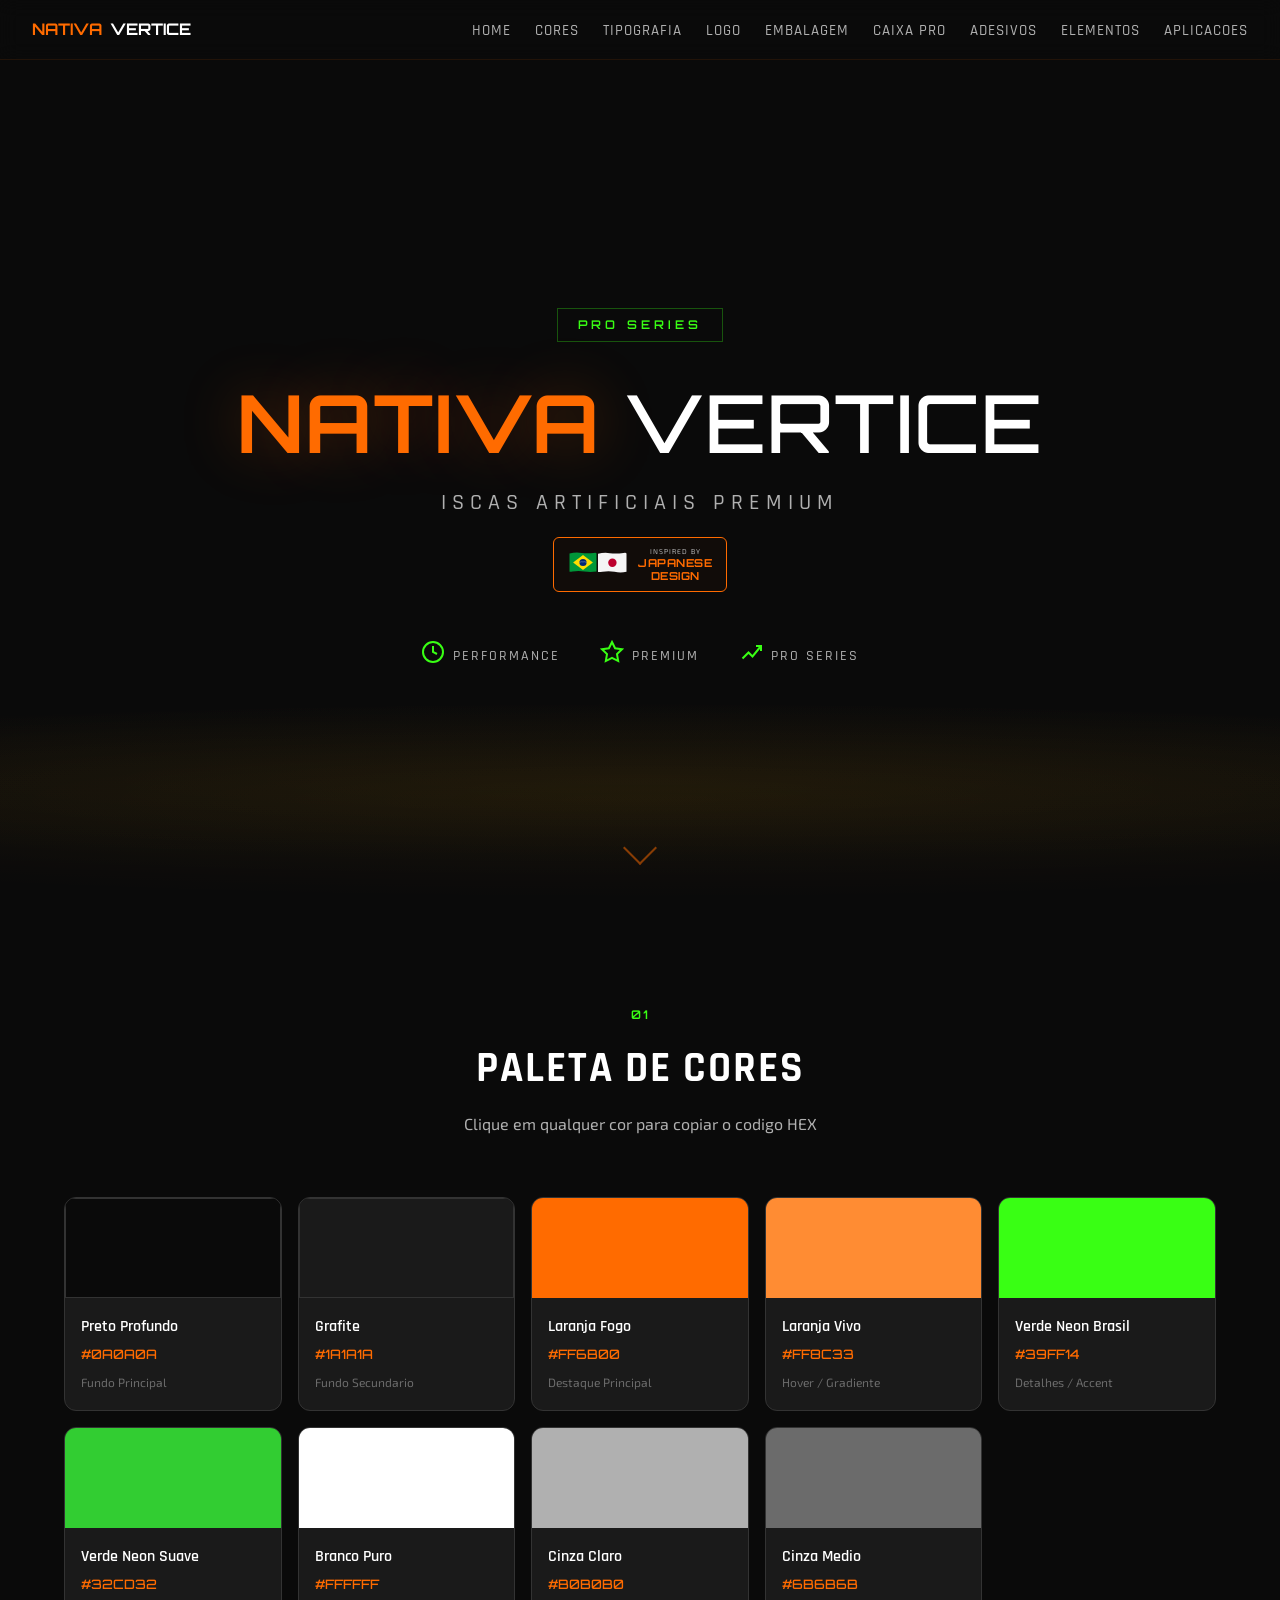
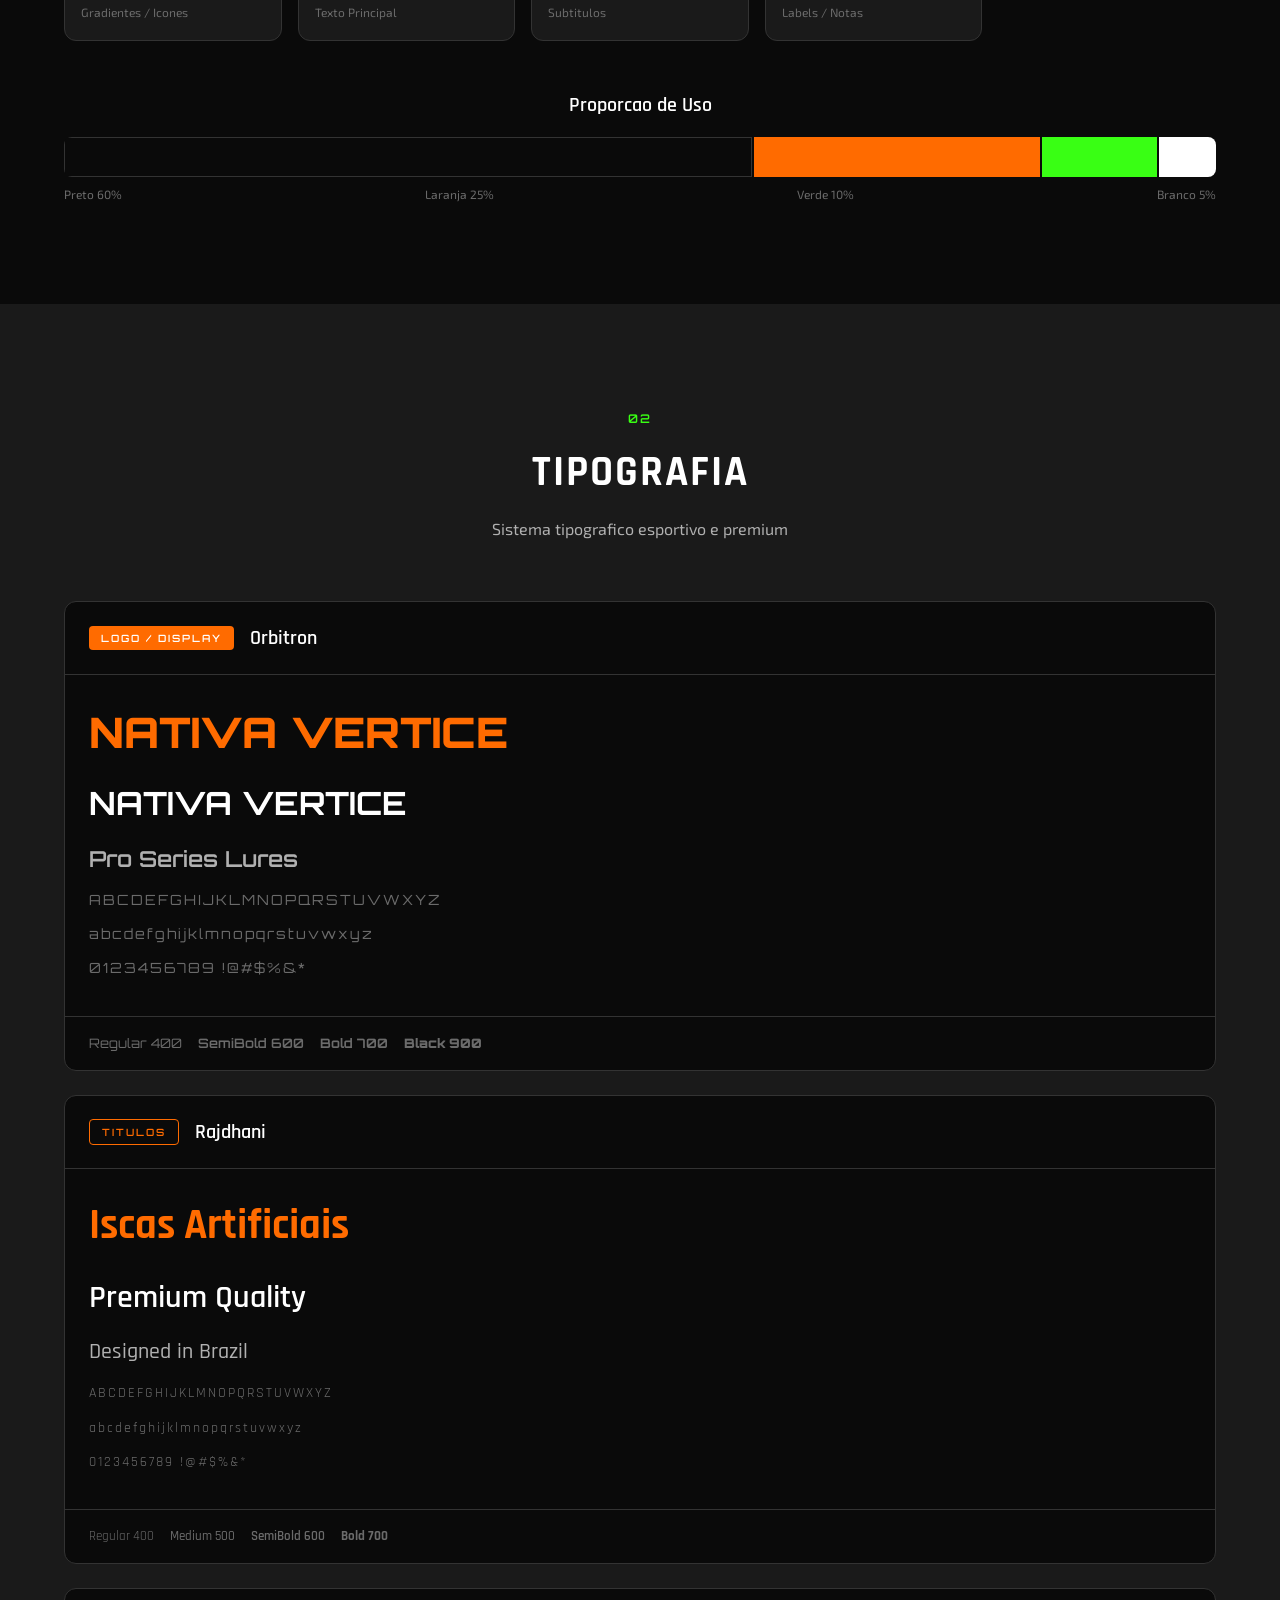
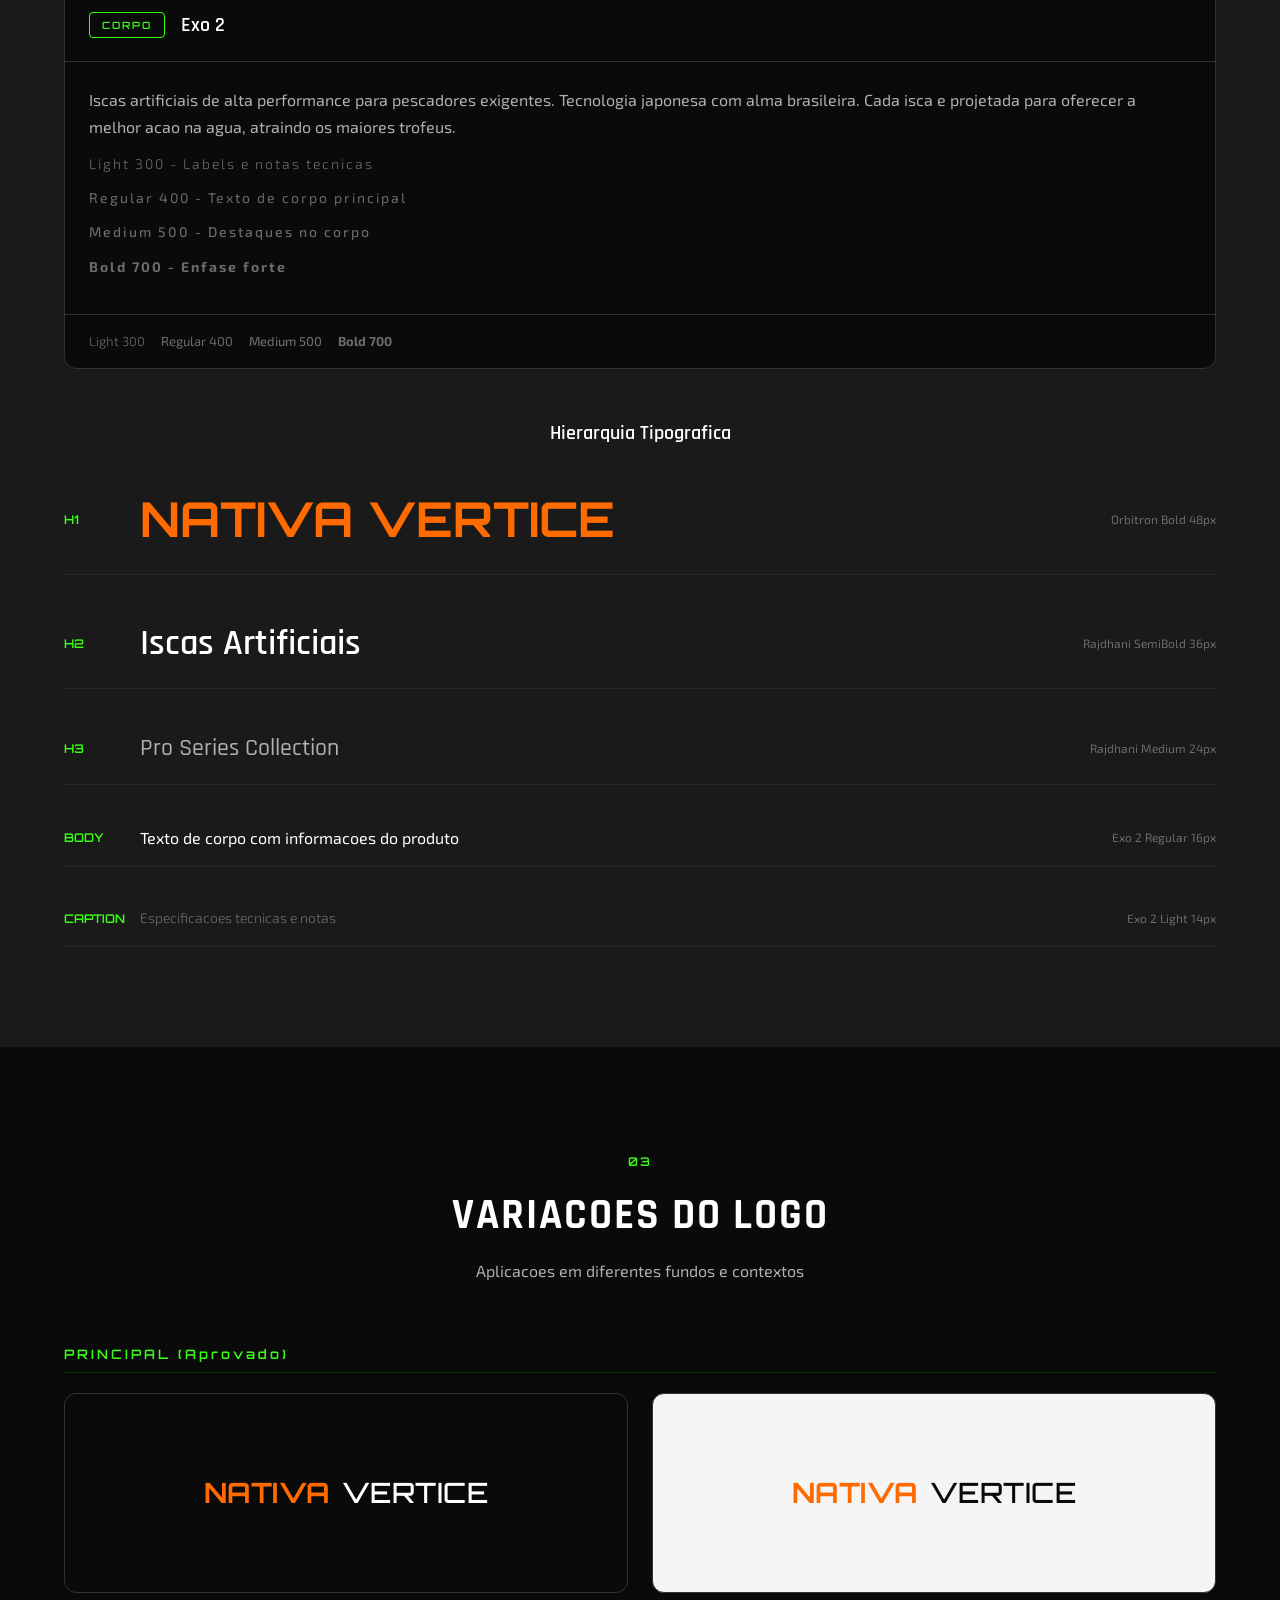
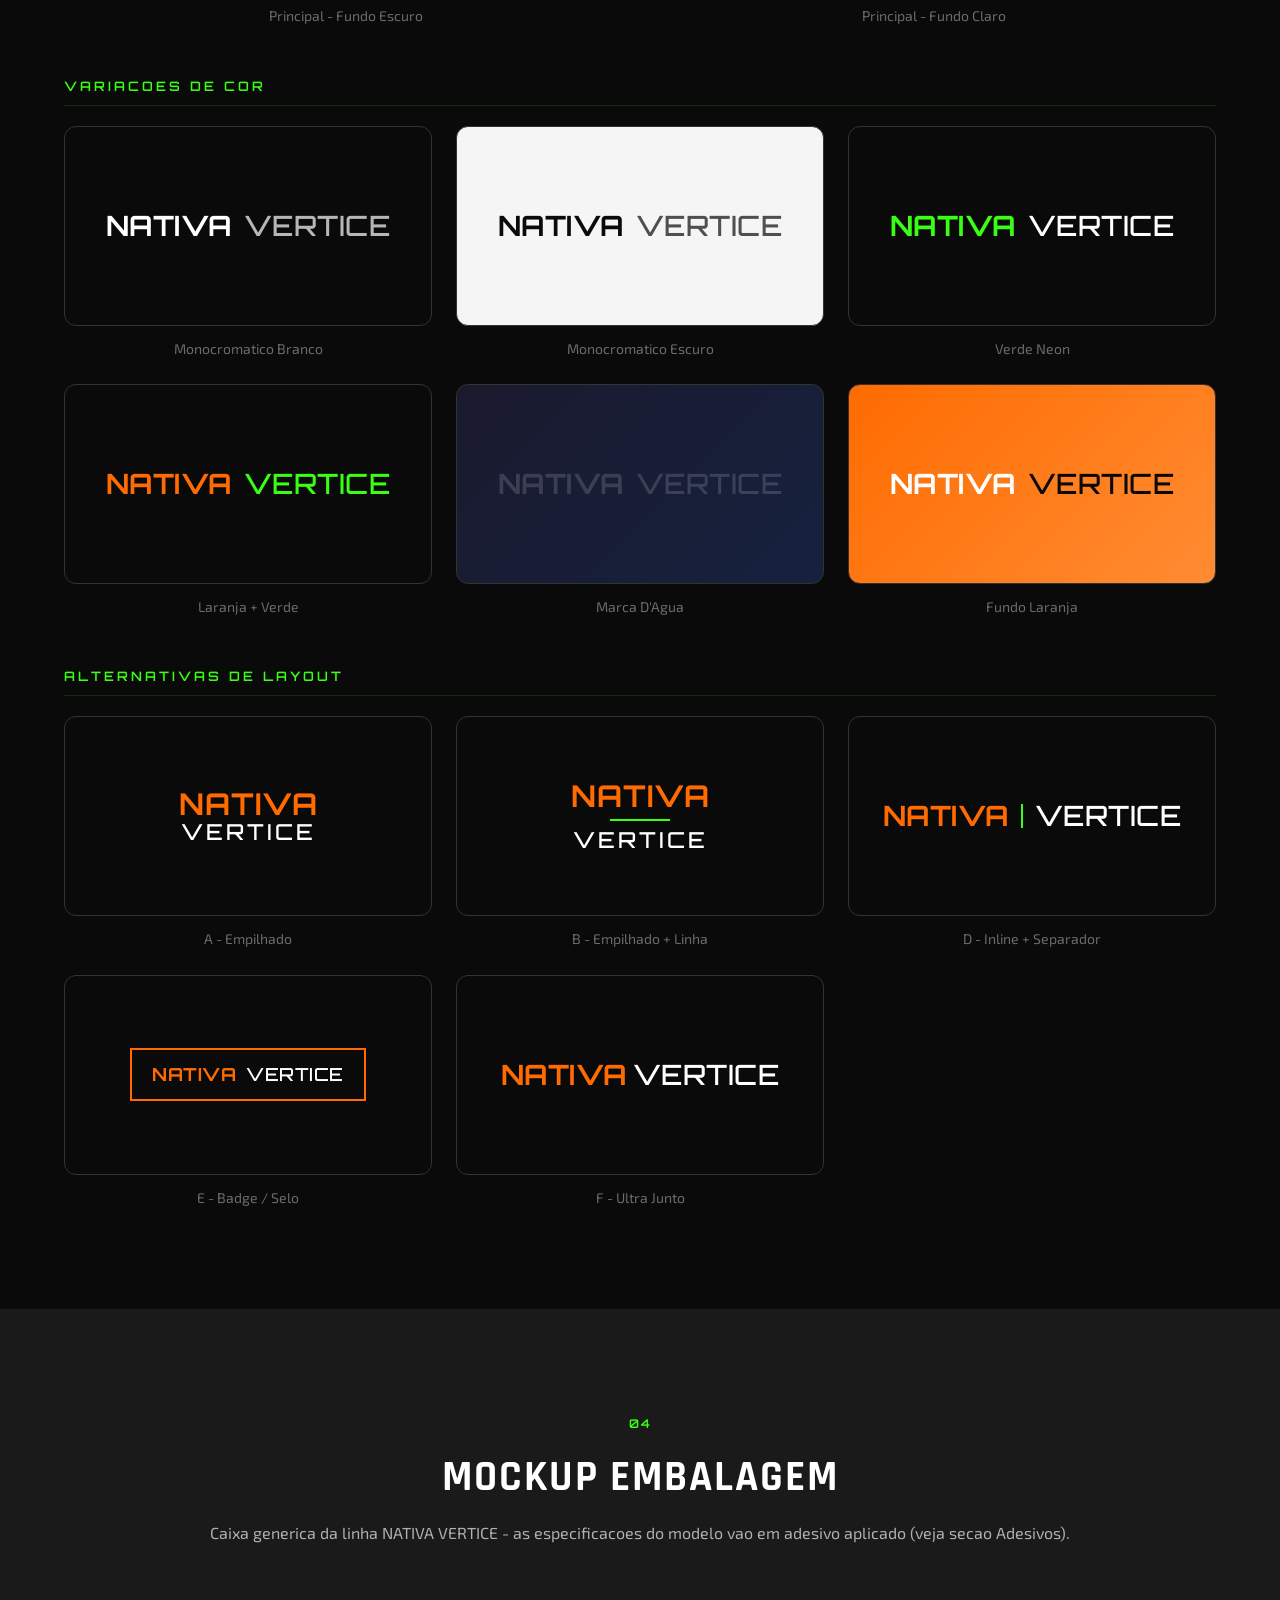
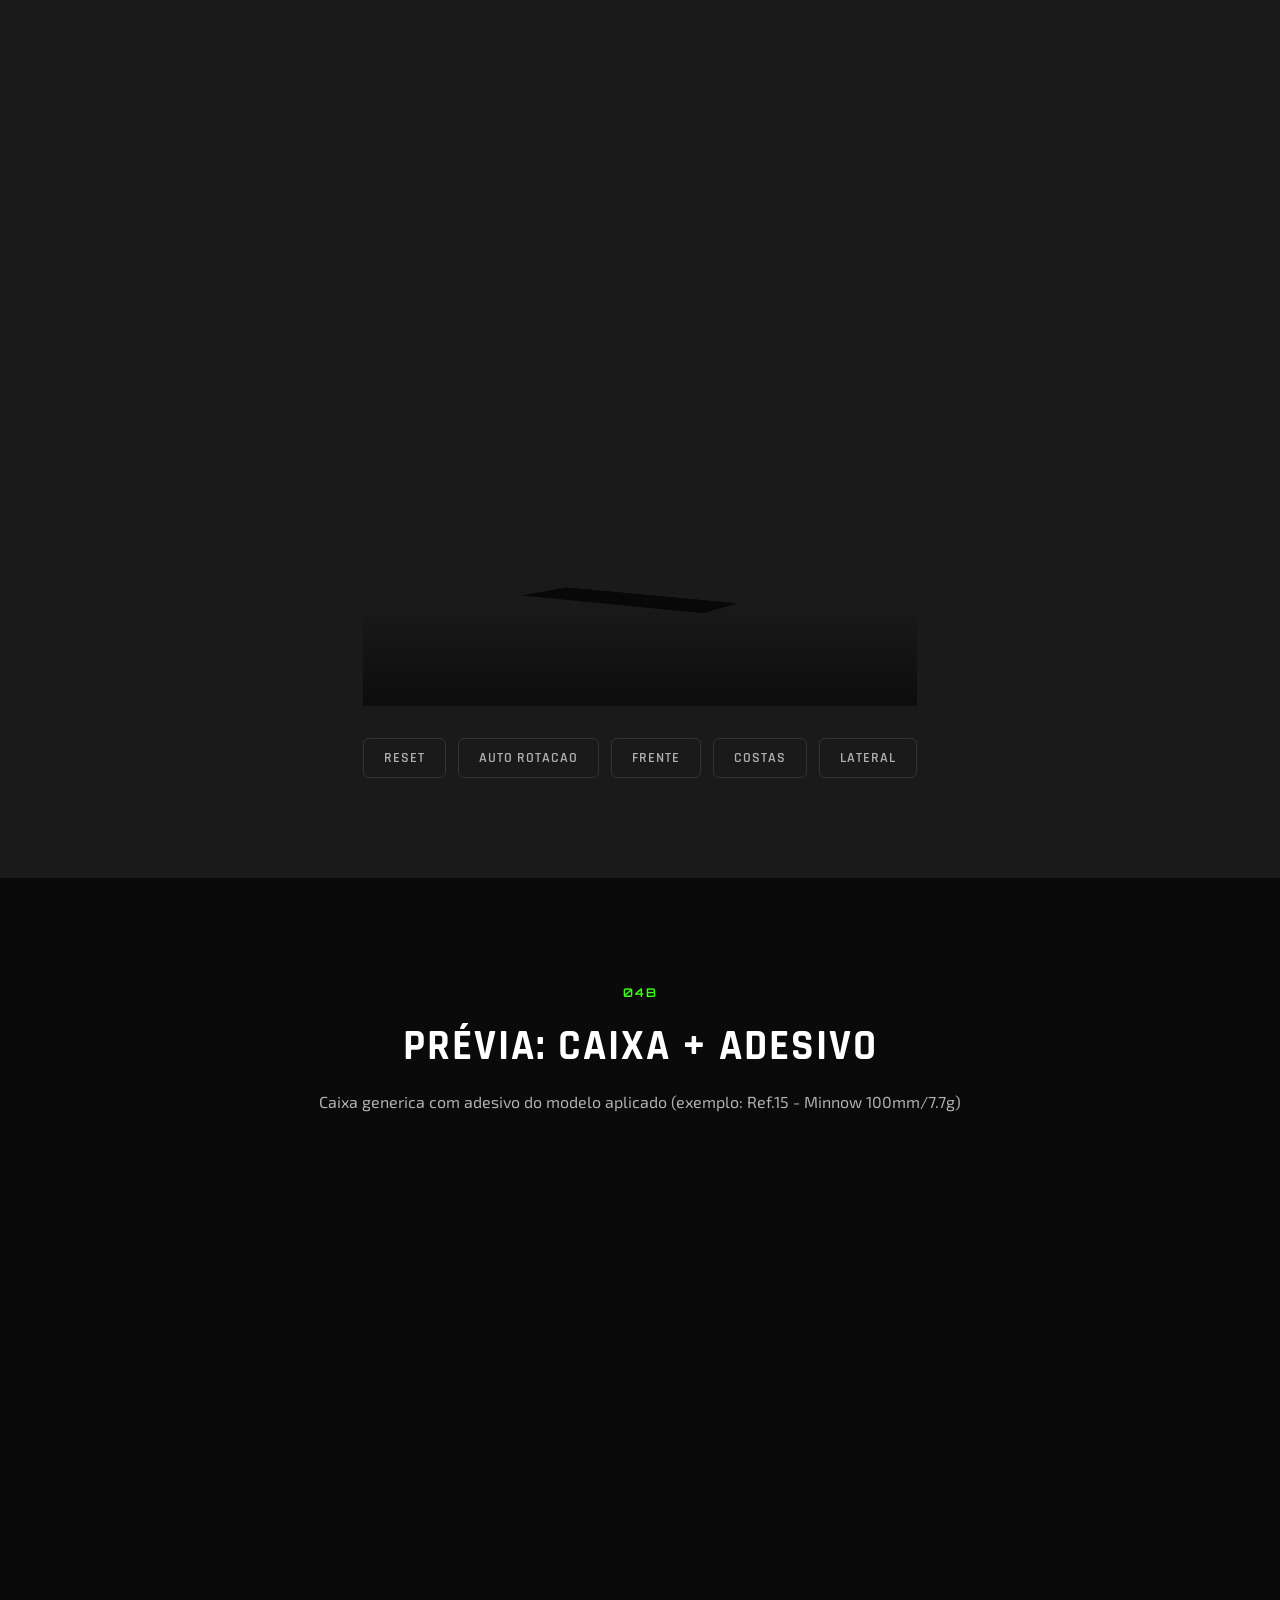
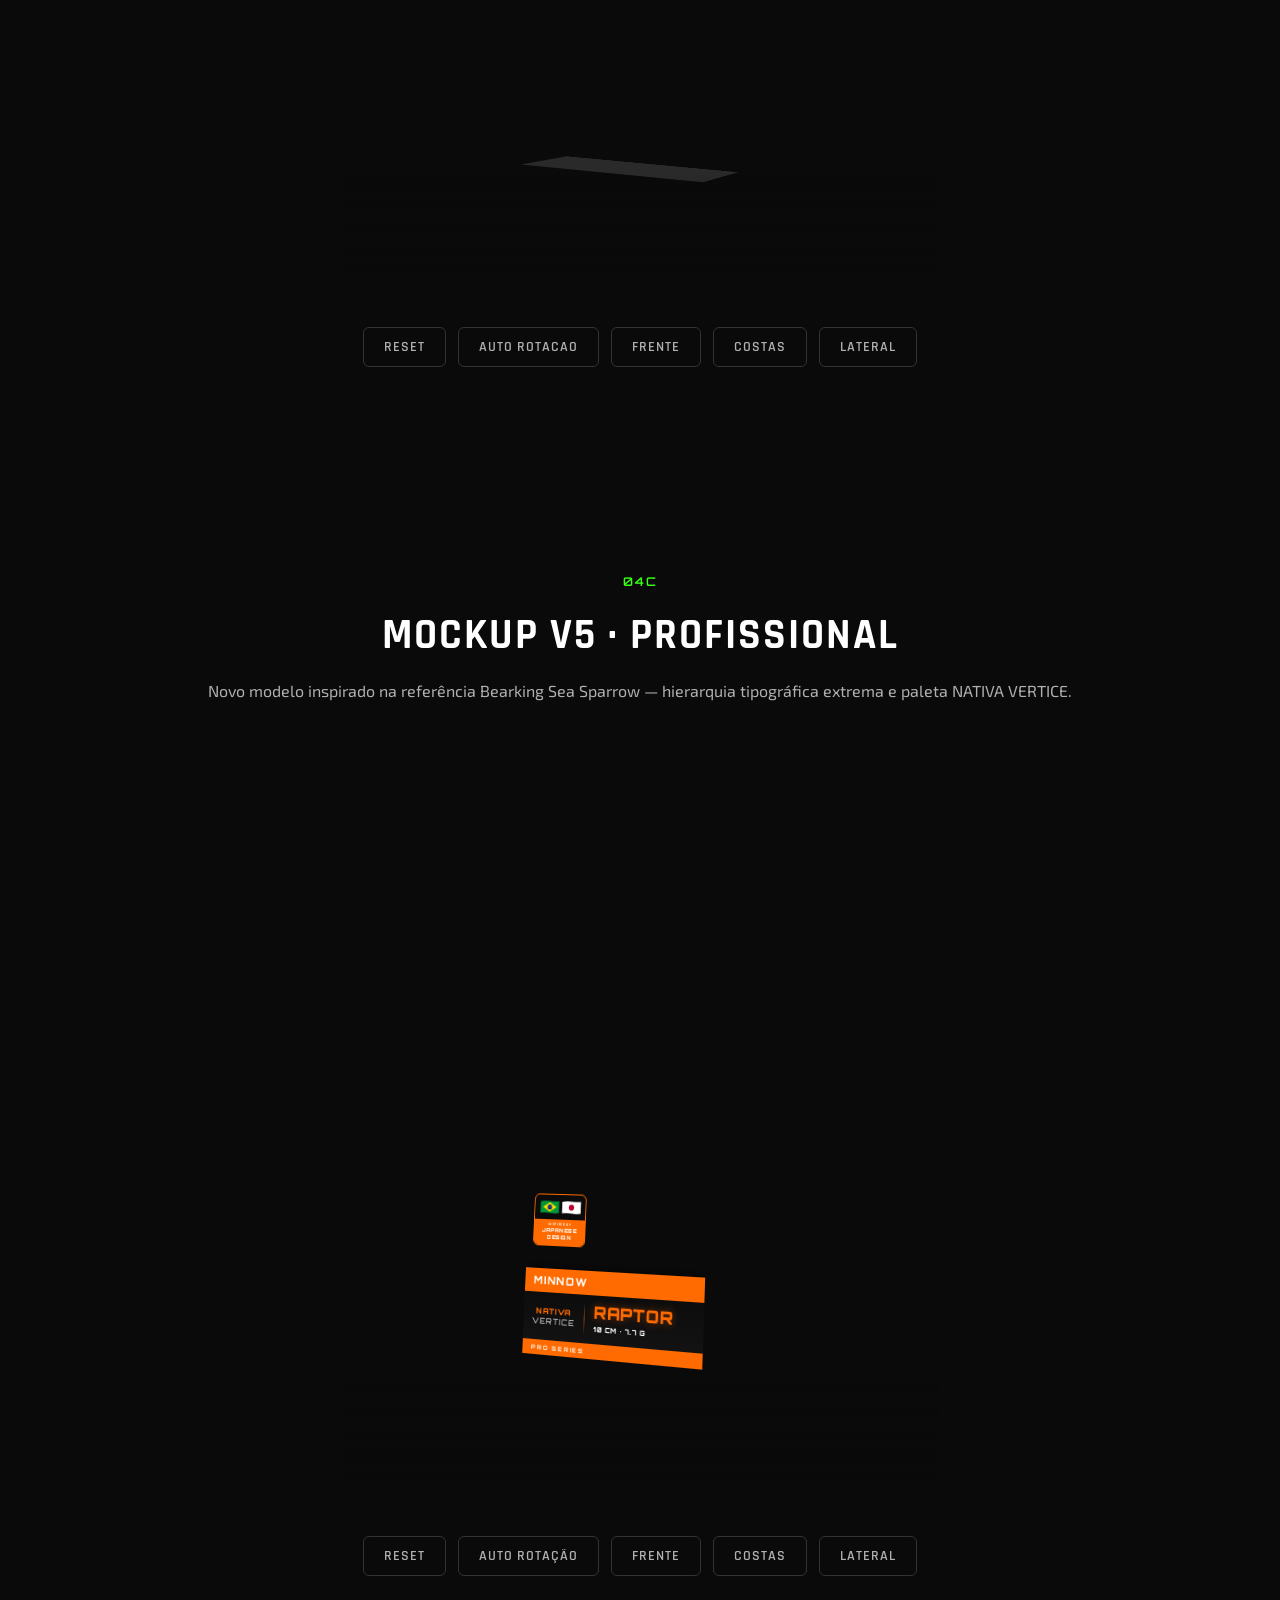
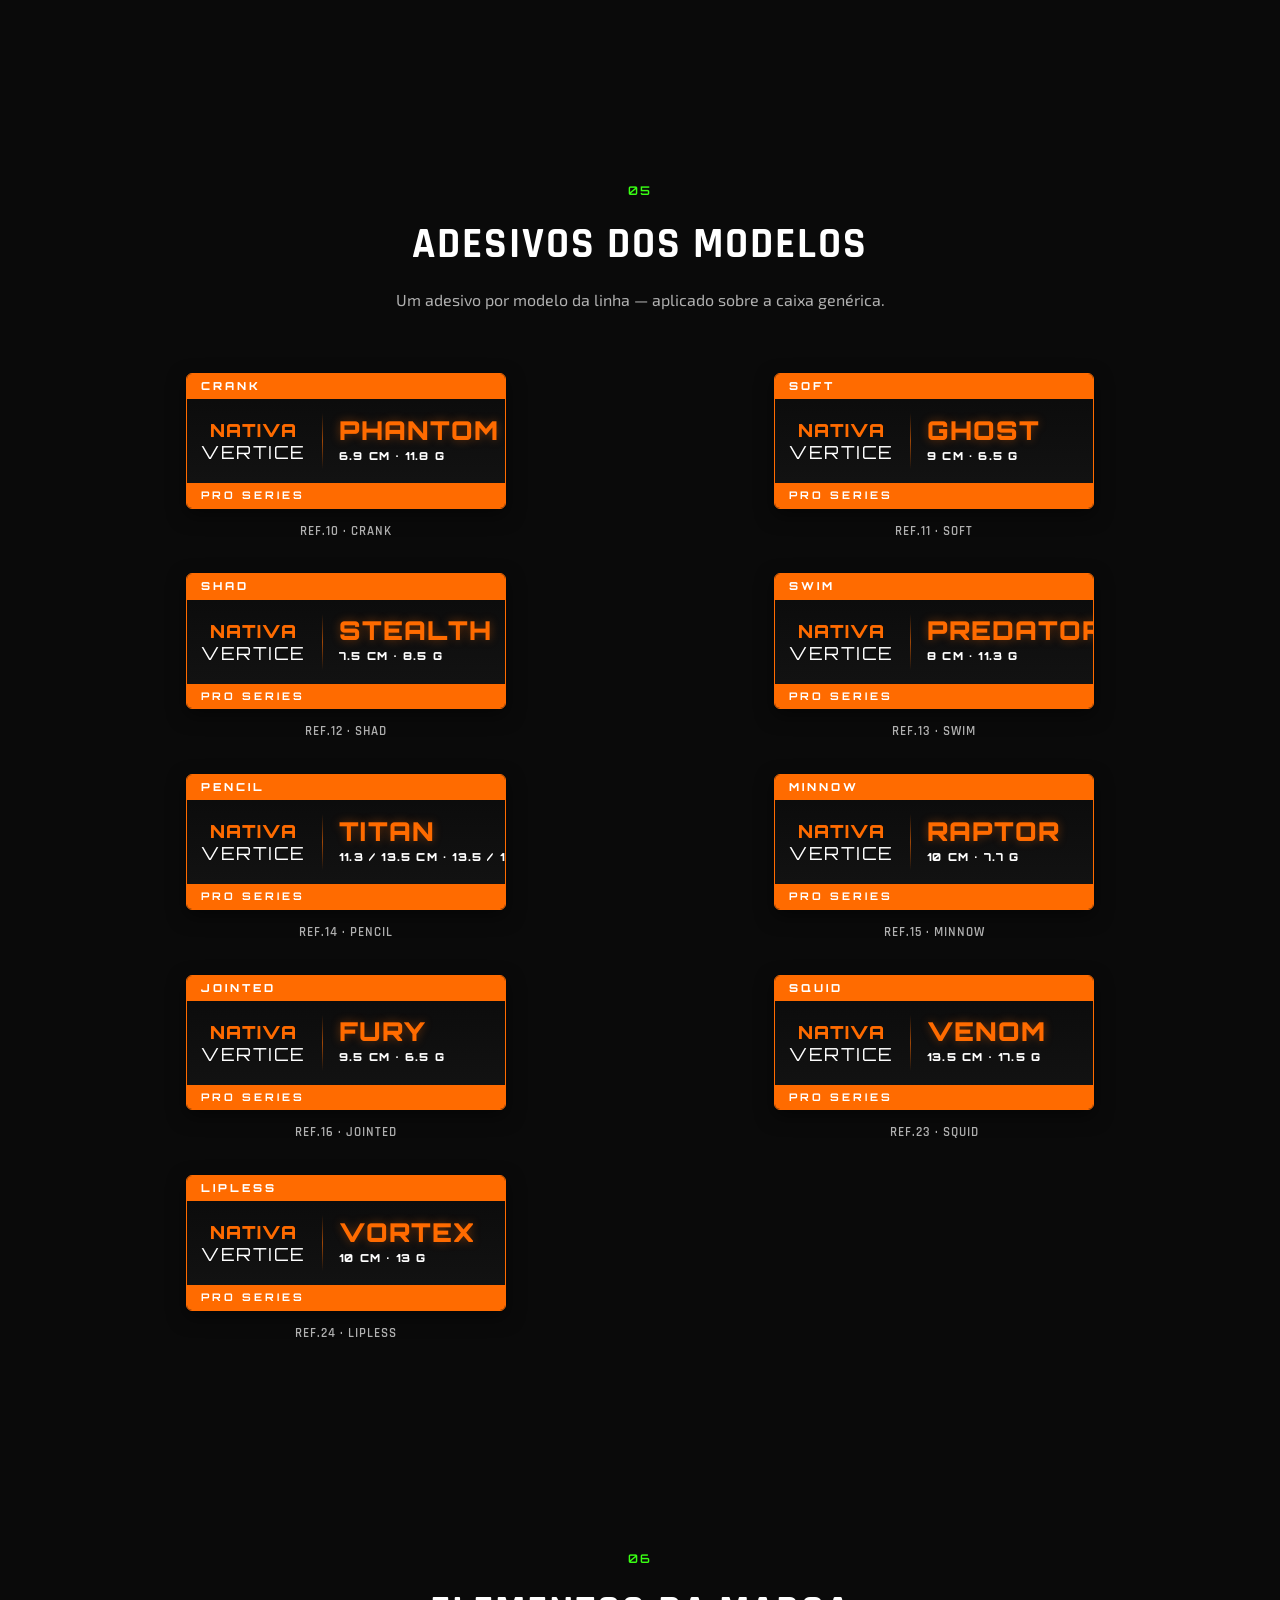
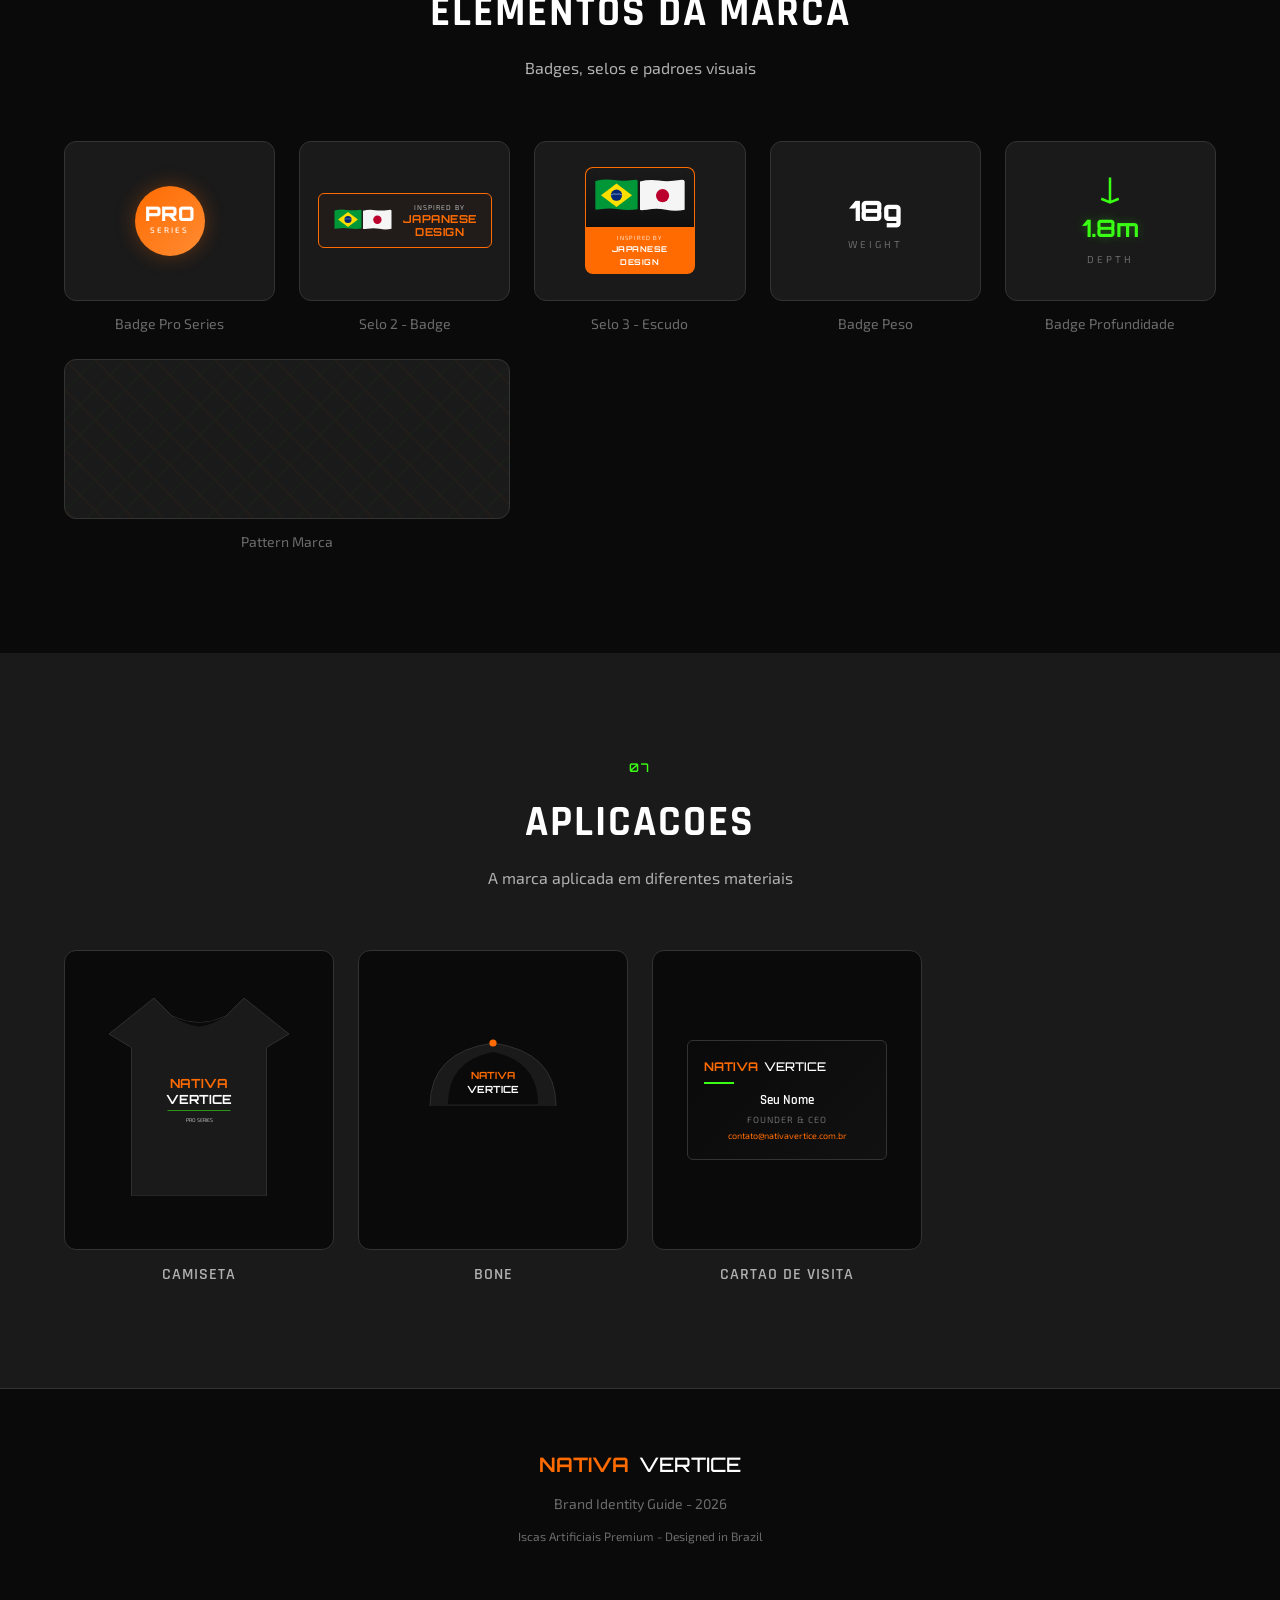
<file: index.html>
<!DOCTYPE html>
<html lang="pt-BR">
<head>
    <meta charset="UTF-8">
    <meta name="viewport" content="width=device-width, initial-scale=1.0">
    <title>NATIVA VERTICE - Brand Identity</title>
    <link rel="preconnect" href="https://fonts.googleapis.com">
    <link rel="preconnect" href="https://fonts.gstatic.com" crossorigin>
    <link href="https://fonts.googleapis.com/css2?family=Orbitron:wght@400;500;600;700;800;900&family=Rajdhani:wght@300;400;500;600;700&family=Exo+2:ital,wght@0,100;0,200;0,300;0,400;0,500;0,600;0,700;0,800;0,900;1,400&display=swap" rel="stylesheet">
    <link rel="stylesheet" href="css/style.css">
</head>
<body>

    <!-- Navigation -->
    <nav class="nav" id="nav">
        <div class="nav-logo">
            <span class="nav-logo-deriva">NATIVA</span>
            <span class="nav-logo-nativa">VERTICE</span>
        </div>
        <ul class="nav-links">
            <li><a href="#hero">Home</a></li>
            <li><a href="#cores">Cores</a></li>
            <li><a href="#tipografia">Tipografia</a></li>
            <li><a href="#logo-variations">Logo</a></li>
            <li><a href="#embalagem">Embalagem</a></li>
            <li><a href="#embalagem-v5">Caixa Pro</a></li>
            <li><a href="#adesivos-v2">Adesivos</a></li>
            <li><a href="#elementos">Elementos</a></li>
            <li><a href="#aplicacoes">Aplicacoes</a></li>
        </ul>
    </nav>

    <!-- ==================== HERO ==================== -->
    <section class="hero" id="hero">
        <div class="hero-bg">
            <div class="wave wave-1"></div>
            <div class="wave wave-2"></div>
            <div class="wave wave-3"></div>
        </div>
        <div class="hero-content">
            <div class="hero-badge">PRO SERIES</div>
            <div class="hero-logo">
                <h1 class="hero-title hero-title--inline">
                    <span class="hero-title-main">NATIVA</span>
                    <span class="hero-title-sub">VERTICE</span>
                </h1>
            </div>
            <p class="hero-tagline">Iscas Artificiais Premium</p>
            <div class="hero-japan-badge">
                <div class="seal-badge-frame">
                    <div class="seal-badge-flags">
                        <svg viewBox="0 0 200 100" xmlns="http://www.w3.org/2000/svg">
                            <g transform="translate(5,5)">
                                <path d="M0 10 Q20 5 40 8 Q60 11 80 8 Q90 6 90 10 L90 70 Q70 73 50 70 Q30 67 10 70 Q0 72 0 70 Z" fill="#009739"/>
                                <polygon points="45,15 78,40 45,65 12,40" fill="#FEDD00"/>
                                <circle cx="45" cy="40" r="12" fill="#002776"/>
                                <path d="M33 40 Q39 36 45 38 Q51 36 57 40" stroke="#FFF" stroke-width="1" fill="none"/>
                            </g>
                            <g transform="translate(100,8)">
                                <path d="M0 8 Q20 3 40 6 Q60 9 85 5 Q95 3 95 8 L95 68 Q75 72 55 68 Q35 64 15 68 Q0 70 0 68 Z" fill="#F5F5F5"/>
                                <circle cx="48" cy="38" r="14" fill="#BC002D"/>
                            </g>
                        </svg>
                    </div>
                    <div class="seal-badge-text">
                        <span class="seal-badge-title">INSPIRED BY</span>
                        <span class="seal-badge-bold">JAPANESE</span>
                        <span class="seal-badge-bold">DESIGN</span>
                    </div>
                </div>
            </div>
            <div class="hero-specs">
                <div class="hero-spec">
                    <span class="hero-spec-icon">
                        <svg width="24" height="24" viewBox="0 0 24 24" fill="none" stroke="#39FF14" stroke-width="2"><circle cx="12" cy="12" r="10"/><path d="M12 6v6l4 2"/></svg>
                    </span>
                    <span>Performance</span>
                </div>
                <div class="hero-spec">
                    <span class="hero-spec-icon">
                        <svg width="24" height="24" viewBox="0 0 24 24" fill="none" stroke="#39FF14" stroke-width="2"><path d="M12 2L15.09 8.26 22 9.27 17 14.14 18.18 21.02 12 17.77 5.82 21.02 7 14.14 2 9.27 8.91 8.26z"/></svg>
                    </span>
                    <span>Premium</span>
                </div>
                <div class="hero-spec">
                    <span class="hero-spec-icon">
                        <svg width="24" height="24" viewBox="0 0 24 24" fill="none" stroke="#39FF14" stroke-width="2"><path d="M3.5 18.5L9.5 12.5 13.5 16.5 22 6"/><path d="M17 6h5v5"/></svg>
                    </span>
                    <span>Pro Series</span>
                </div>
            </div>
        </div>
        <div class="scroll-indicator">
            <div class="scroll-arrow"></div>
        </div>
    </section>

    <!-- ==================== PALETA DE CORES ==================== -->
    <section class="section" id="cores">
        <div class="container">
            <div class="section-header">
                <span class="section-badge">01</span>
                <h2 class="section-title">Paleta de Cores</h2>
                <p class="section-subtitle">Clique em qualquer cor para copiar o codigo HEX</p>
            </div>

            <div class="colors-grid">
                <div class="color-card color-card--large" data-hex="#0A0A0A" onclick="copyHex(this)">
                    <div class="color-swatch" style="background:#0A0A0A; border: 1px solid #333;"></div>
                    <div class="color-info">
                        <h3>Preto Profundo</h3>
                        <span class="color-hex">#0A0A0A</span>
                        <span class="color-role">Fundo Principal</span>
                    </div>
                    <span class="color-copy-feedback">Copiado!</span>
                </div>

                <div class="color-card color-card--large" data-hex="#1A1A1A" onclick="copyHex(this)">
                    <div class="color-swatch" style="background:#1A1A1A; border: 1px solid #333;"></div>
                    <div class="color-info">
                        <h3>Grafite</h3>
                        <span class="color-hex">#1A1A1A</span>
                        <span class="color-role">Fundo Secundario</span>
                    </div>
                    <span class="color-copy-feedback">Copiado!</span>
                </div>

                <div class="color-card color-card--primary" data-hex="#FF6B00" onclick="copyHex(this)">
                    <div class="color-swatch" style="background:#FF6B00;"></div>
                    <div class="color-info">
                        <h3>Laranja Fogo</h3>
                        <span class="color-hex">#FF6B00</span>
                        <span class="color-role">Destaque Principal</span>
                    </div>
                    <span class="color-copy-feedback">Copiado!</span>
                </div>

                <div class="color-card" data-hex="#FF8C33" onclick="copyHex(this)">
                    <div class="color-swatch" style="background:#FF8C33;"></div>
                    <div class="color-info">
                        <h3>Laranja Vivo</h3>
                        <span class="color-hex">#FF8C33</span>
                        <span class="color-role">Hover / Gradiente</span>
                    </div>
                    <span class="color-copy-feedback">Copiado!</span>
                </div>

                <div class="color-card color-card--accent" data-hex="#39FF14" onclick="copyHex(this)">
                    <div class="color-swatch" style="background:#39FF14;"></div>
                    <div class="color-info">
                        <h3>Verde Neon Brasil</h3>
                        <span class="color-hex">#39FF14</span>
                        <span class="color-role">Detalhes / Accent</span>
                    </div>
                    <span class="color-copy-feedback">Copiado!</span>
                </div>

                <div class="color-card" data-hex="#32CD32" onclick="copyHex(this)">
                    <div class="color-swatch" style="background:#32CD32;"></div>
                    <div class="color-info">
                        <h3>Verde Neon Suave</h3>
                        <span class="color-hex">#32CD32</span>
                        <span class="color-role">Gradientes / Icones</span>
                    </div>
                    <span class="color-copy-feedback">Copiado!</span>
                </div>

                <div class="color-card" data-hex="#FFFFFF" onclick="copyHex(this)">
                    <div class="color-swatch" style="background:#FFFFFF;"></div>
                    <div class="color-info">
                        <h3>Branco Puro</h3>
                        <span class="color-hex">#FFFFFF</span>
                        <span class="color-role">Texto Principal</span>
                    </div>
                    <span class="color-copy-feedback">Copiado!</span>
                </div>

                <div class="color-card" data-hex="#B0B0B0" onclick="copyHex(this)">
                    <div class="color-swatch" style="background:#B0B0B0;"></div>
                    <div class="color-info">
                        <h3>Cinza Claro</h3>
                        <span class="color-hex">#B0B0B0</span>
                        <span class="color-role">Subtitulos</span>
                    </div>
                    <span class="color-copy-feedback">Copiado!</span>
                </div>

                <div class="color-card" data-hex="#6B6B6B" onclick="copyHex(this)">
                    <div class="color-swatch" style="background:#6B6B6B;"></div>
                    <div class="color-info">
                        <h3>Cinza Medio</h3>
                        <span class="color-hex">#6B6B6B</span>
                        <span class="color-role">Labels / Notas</span>
                    </div>
                    <span class="color-copy-feedback">Copiado!</span>
                </div>
            </div>

            <!-- Color proportion bar -->
            <div class="color-proportion">
                <h3 class="proportion-title">Proporcao de Uso</h3>
                <div class="proportion-bar">
                    <div class="proportion-segment" style="width:60%; background:#0A0A0A; border:1px solid #333;" data-label="Preto 60%"></div>
                    <div class="proportion-segment" style="width:25%; background:#FF6B00;" data-label="Laranja 25%"></div>
                    <div class="proportion-segment" style="width:10%; background:#39FF14;" data-label="Verde 10%"></div>
                    <div class="proportion-segment" style="width:5%; background:#FFFFFF;" data-label="Branco 5%"></div>
                </div>
                <div class="proportion-labels">
                    <span>Preto 60%</span>
                    <span>Laranja 25%</span>
                    <span>Verde 10%</span>
                    <span>Branco 5%</span>
                </div>
            </div>
        </div>
    </section>

    <!-- ==================== TIPOGRAFIA ==================== -->
    <section class="section section--alt" id="tipografia">
        <div class="container">
            <div class="section-header">
                <span class="section-badge">02</span>
                <h2 class="section-title">Tipografia</h2>
                <p class="section-subtitle">Sistema tipografico esportivo e premium</p>
            </div>

            <div class="type-grid">
                <!-- Orbitron -->
                <div class="type-card">
                    <div class="type-card-header">
                        <span class="type-badge type-badge--primary">LOGO / DISPLAY</span>
                        <span class="type-name">Orbitron</span>
                    </div>
                    <div class="type-showcase" style="font-family:'Orbitron',sans-serif;">
                        <div class="type-sample type-sample--xl" style="font-weight:900;">NATIVA VERTICE</div>
                        <div class="type-sample type-sample--lg" style="font-weight:700;">NATIVA VERTICE</div>
                        <div class="type-sample type-sample--md" style="font-weight:600;">Pro Series Lures</div>
                        <div class="type-sample type-sample--sm" style="font-weight:400;">ABCDEFGHIJKLMNOPQRSTUVWXYZ</div>
                        <div class="type-sample type-sample--sm" style="font-weight:400;">abcdefghijklmnopqrstuvwxyz</div>
                        <div class="type-sample type-sample--sm" style="font-weight:400;">0123456789 !@#$%&*</div>
                    </div>
                    <div class="type-weights">
                        <span style="font-family:'Orbitron'; font-weight:400;">Regular 400</span>
                        <span style="font-family:'Orbitron'; font-weight:600;">SemiBold 600</span>
                        <span style="font-family:'Orbitron'; font-weight:700;">Bold 700</span>
                        <span style="font-family:'Orbitron'; font-weight:900;">Black 900</span>
                    </div>
                </div>

                <!-- Rajdhani -->
                <div class="type-card">
                    <div class="type-card-header">
                        <span class="type-badge type-badge--secondary">TITULOS</span>
                        <span class="type-name">Rajdhani</span>
                    </div>
                    <div class="type-showcase" style="font-family:'Rajdhani',sans-serif;">
                        <div class="type-sample type-sample--xl" style="font-weight:700;">Iscas Artificiais</div>
                        <div class="type-sample type-sample--lg" style="font-weight:600;">Premium Quality</div>
                        <div class="type-sample type-sample--md" style="font-weight:500;">Designed in Brazil</div>
                        <div class="type-sample type-sample--sm" style="font-weight:400;">ABCDEFGHIJKLMNOPQRSTUVWXYZ</div>
                        <div class="type-sample type-sample--sm" style="font-weight:400;">abcdefghijklmnopqrstuvwxyz</div>
                        <div class="type-sample type-sample--sm" style="font-weight:400;">0123456789 !@#$%&*</div>
                    </div>
                    <div class="type-weights">
                        <span style="font-family:'Rajdhani'; font-weight:400;">Regular 400</span>
                        <span style="font-family:'Rajdhani'; font-weight:500;">Medium 500</span>
                        <span style="font-family:'Rajdhani'; font-weight:600;">SemiBold 600</span>
                        <span style="font-family:'Rajdhani'; font-weight:700;">Bold 700</span>
                    </div>
                </div>

                <!-- Exo 2 -->
                <div class="type-card">
                    <div class="type-card-header">
                        <span class="type-badge type-badge--accent">CORPO</span>
                        <span class="type-name">Exo 2</span>
                    </div>
                    <div class="type-showcase" style="font-family:'Exo 2',sans-serif;">
                        <div class="type-sample type-sample--body" style="font-weight:400;">Iscas artificiais de alta performance para pescadores exigentes. Tecnologia japonesa com alma brasileira. Cada isca e projetada para oferecer a melhor acao na agua, atraindo os maiores trofeus.</div>
                        <div class="type-sample type-sample--sm" style="font-weight:300;">Light 300 - Labels e notas tecnicas</div>
                        <div class="type-sample type-sample--sm" style="font-weight:400;">Regular 400 - Texto de corpo principal</div>
                        <div class="type-sample type-sample--sm" style="font-weight:500;">Medium 500 - Destaques no corpo</div>
                        <div class="type-sample type-sample--sm" style="font-weight:700;">Bold 700 - Enfase forte</div>
                    </div>
                    <div class="type-weights">
                        <span style="font-family:'Exo 2'; font-weight:300;">Light 300</span>
                        <span style="font-family:'Exo 2'; font-weight:400;">Regular 400</span>
                        <span style="font-family:'Exo 2'; font-weight:500;">Medium 500</span>
                        <span style="font-family:'Exo 2'; font-weight:700;">Bold 700</span>
                    </div>
                </div>
            </div>

            <!-- Type Hierarchy -->
            <div class="type-hierarchy">
                <h3 class="proportion-title">Hierarquia Tipografica</h3>
                <div class="hierarchy-list">
                    <div class="hierarchy-item">
                        <span class="hierarchy-label">H1</span>
                        <span class="hierarchy-demo" style="font-family:'Orbitron'; font-weight:700; font-size:48px; color:#FF6B00;">NATIVA VERTICE</span>
                        <span class="hierarchy-spec">Orbitron Bold 48px</span>
                    </div>
                    <div class="hierarchy-item">
                        <span class="hierarchy-label">H2</span>
                        <span class="hierarchy-demo" style="font-family:'Rajdhani'; font-weight:600; font-size:36px; color:#FFFFFF;">Iscas Artificiais</span>
                        <span class="hierarchy-spec">Rajdhani SemiBold 36px</span>
                    </div>
                    <div class="hierarchy-item">
                        <span class="hierarchy-label">H3</span>
                        <span class="hierarchy-demo" style="font-family:'Rajdhani'; font-weight:500; font-size:24px; color:#B0B0B0;">Pro Series Collection</span>
                        <span class="hierarchy-spec">Rajdhani Medium 24px</span>
                    </div>
                    <div class="hierarchy-item">
                        <span class="hierarchy-label">Body</span>
                        <span class="hierarchy-demo" style="font-family:'Exo 2'; font-weight:400; font-size:16px; color:#FFFFFF;">Texto de corpo com informacoes do produto</span>
                        <span class="hierarchy-spec">Exo 2 Regular 16px</span>
                    </div>
                    <div class="hierarchy-item">
                        <span class="hierarchy-label">Caption</span>
                        <span class="hierarchy-demo" style="font-family:'Exo 2'; font-weight:300; font-size:14px; color:#6B6B6B;">Especificacoes tecnicas e notas</span>
                        <span class="hierarchy-spec">Exo 2 Light 14px</span>
                    </div>
                </div>
            </div>
        </div>
    </section>

    <!-- ==================== LOGO VARIATIONS ==================== -->
    <section class="section" id="logo-variations">
        <div class="container">
            <div class="section-header">
                <span class="section-badge">03</span>
                <h2 class="section-title">Variacoes do Logo</h2>
                <p class="section-subtitle">Aplicacoes em diferentes fundos e contextos</p>
            </div>

            <!-- PRINCIPAL - Horizontal inline (aprovado) -->
            <div class="logo-principal">
                <h3 class="logo-section-label">PRINCIPAL (Aprovado)</h3>
                <div class="logo-principal-grid">
                    <div class="logo-variant">
                        <div class="logo-variant-bg" style="background:#0A0A0A;">
                            <div class="logo-inline">
                                <span class="logo-inline-d" style="color:#FF6B00;">NATIVA</span>
                                <span class="logo-inline-n" style="color:#FFFFFF;">VERTICE</span>
                            </div>
                        </div>
                        <span class="logo-variant-label">Principal - Fundo Escuro</span>
                    </div>
                    <div class="logo-variant">
                        <div class="logo-variant-bg" style="background:#F5F5F5;">
                            <div class="logo-inline">
                                <span class="logo-inline-d" style="color:#FF6B00;">NATIVA</span>
                                <span class="logo-inline-n" style="color:#0A0A0A;">VERTICE</span>
                            </div>
                        </div>
                        <span class="logo-variant-label">Principal - Fundo Claro</span>
                    </div>
                </div>
            </div>

            <!-- VARIACOES DE COR - Horizontal inline -->
            <div class="logo-variants-section">
                <h3 class="logo-section-label">VARIACOES DE COR</h3>
                <div class="logo-grid">
                    <div class="logo-variant">
                        <div class="logo-variant-bg" style="background:#0A0A0A;">
                            <div class="logo-inline">
                                <span class="logo-inline-d" style="color:#FFFFFF;">NATIVA</span>
                                <span class="logo-inline-n" style="color:#FFFFFF; opacity:0.7;">VERTICE</span>
                            </div>
                        </div>
                        <span class="logo-variant-label">Monocromatico Branco</span>
                    </div>
                    <div class="logo-variant">
                        <div class="logo-variant-bg" style="background:#F5F5F5;">
                            <div class="logo-inline">
                                <span class="logo-inline-d" style="color:#0A0A0A;">NATIVA</span>
                                <span class="logo-inline-n" style="color:#0A0A0A; opacity:0.7;">VERTICE</span>
                            </div>
                        </div>
                        <span class="logo-variant-label">Monocromatico Escuro</span>
                    </div>
                    <div class="logo-variant">
                        <div class="logo-variant-bg" style="background:#0A0A0A;">
                            <div class="logo-inline">
                                <span class="logo-inline-d" style="color:#39FF14;">NATIVA</span>
                                <span class="logo-inline-n" style="color:#FFFFFF;">VERTICE</span>
                            </div>
                        </div>
                        <span class="logo-variant-label">Verde Neon</span>
                    </div>
                    <div class="logo-variant">
                        <div class="logo-variant-bg" style="background:#0A0A0A;">
                            <div class="logo-inline">
                                <span class="logo-inline-d" style="color:#FF6B00;">NATIVA</span>
                                <span class="logo-inline-n" style="color:#39FF14;">VERTICE</span>
                            </div>
                        </div>
                        <span class="logo-variant-label">Laranja + Verde</span>
                    </div>
                    <div class="logo-variant">
                        <div class="logo-variant-bg logo-variant-bg--watermark" style="background:linear-gradient(135deg, #1a1a2e, #16213e);">
                            <div class="logo-inline" style="opacity:0.15;">
                                <span class="logo-inline-d" style="color:#FFFFFF;">NATIVA</span>
                                <span class="logo-inline-n" style="color:#FFFFFF;">VERTICE</span>
                            </div>
                        </div>
                        <span class="logo-variant-label">Marca D'Agua</span>
                    </div>
                    <div class="logo-variant">
                        <div class="logo-variant-bg" style="background: linear-gradient(135deg, #FF6B00, #FF8C33);">
                            <div class="logo-inline">
                                <span class="logo-inline-d" style="color:#FFFFFF;">NATIVA</span>
                                <span class="logo-inline-n" style="color:#0A0A0A;">VERTICE</span>
                            </div>
                        </div>
                        <span class="logo-variant-label">Fundo Laranja</span>
                    </div>
                </div>
            </div>

            <!-- ALTERNATIVAS DE LAYOUT -->
            <div class="logo-variants-section">
                <h3 class="logo-section-label">ALTERNATIVAS DE LAYOUT</h3>
                <div class="logo-grid">
                    <!-- Stacked -->
                    <div class="logo-variant">
                        <div class="logo-variant-bg" style="background:#0A0A0A;">
                            <div class="logo-stacked">
                                <span class="logo-stacked-d">NATIVA</span>
                                <span class="logo-stacked-n">VERTICE</span>
                            </div>
                        </div>
                        <span class="logo-variant-label">A - Empilhado</span>
                    </div>
                    <!-- Stacked with line -->
                    <div class="logo-variant">
                        <div class="logo-variant-bg" style="background:#0A0A0A;">
                            <div class="logo-stacked">
                                <span class="logo-stacked-d">NATIVA</span>
                                <div class="logo-divider"></div>
                                <span class="logo-stacked-n">VERTICE</span>
                            </div>
                        </div>
                        <span class="logo-variant-label">B - Empilhado + Linha</span>
                    </div>
                    <!-- Inline with green divider -->
                    <div class="logo-variant">
                        <div class="logo-variant-bg" style="background:#0A0A0A;">
                            <div class="logo-inline">
                                <span class="logo-inline-d" style="color:#FF6B00;">NATIVA</span>
                                <span class="logo-inline-sep"></span>
                                <span class="logo-inline-n" style="color:#FFFFFF;">VERTICE</span>
                            </div>
                        </div>
                        <span class="logo-variant-label">D - Inline + Separador</span>
                    </div>
                    <!-- Compact badge style -->
                    <div class="logo-variant">
                        <div class="logo-variant-bg" style="background:#0A0A0A;">
                            <div class="logo-badge-style">
                                <div class="logo-badge-border">
                                    <span class="logo-badge-d">NATIVA</span>
                                    <span class="logo-badge-n">VERTICE</span>
                                </div>
                            </div>
                        </div>
                        <span class="logo-variant-label">E - Badge / Selo</span>
                    </div>
                    <!-- Condensed -->
                    <div class="logo-variant">
                        <div class="logo-variant-bg" style="background:#0A0A0A;">
                            <div class="logo-inline logo-inline--condensed">
                                <span class="logo-inline-d" style="color:#FF6B00;">NATIVA</span><span class="logo-inline-n" style="color:#FFFFFF;">VERTICE</span>
                            </div>
                        </div>
                        <span class="logo-variant-label">F - Ultra Junto</span>
                    </div>
                </div>
            </div>
        </div>
    </section>

    <!-- ==================== MOCKUP EMBALAGEM - GERADOR ==================== -->
    <section class="section section--alt" id="embalagem">
        <div class="container">
            <div class="section-header">
                <span class="section-badge">04</span>
                <h2 class="section-title">Mockup Embalagem</h2>
                <p class="section-subtitle">Caixa generica da linha NATIVA VERTICE - as especificacoes do modelo vao em adesivo aplicado (veja secao Adesivos).</p>
            </div>

            <div class="v3-layout">
                <!-- Mockup 3D V3 -->
                <div class="v3-mockup-wrapper">
                    <div class="mockup-scene v3-scene" id="v3Scene">
                        <div class="mockup-box v3-box" id="v3Box">
                            <!-- Front -->
                            <div class="box-face box-front box-front--v2 v3-front">
                                <div class="box-v2-card">
                                    <div class="box-v2-top">
                                        <span class="box-v2-series">PRO SERIES</span>
                                    </div>
                                    <div class="box-v2-brand-vertical">
                                        <span class="box-v2-deriva">NATIVA</span>
                                        <span class="box-v2-nativa">VERTICE</span>
                                    </div>
                                </div>
                                <div class="box-v2-pvc">
                                    <div class="box-v2-pvc-shine"></div>
                                    <div class="box-v2-lure">
                                        <svg viewBox="0 0 50 180" class="lure-svg-v2">
                                            <defs>
                                                <linearGradient id="lureGradV3" x1="0%" y1="0%" x2="0%" y2="100%">
                                                    <stop offset="0%" style="stop-color:#FF6B00"/>
                                                    <stop offset="50%" style="stop-color:#FF8C33"/>
                                                    <stop offset="100%" style="stop-color:#FF6B00"/>
                                                </linearGradient>
                                            </defs>
                                            <ellipse cx="25" cy="90" rx="12" ry="55" fill="url(#lureGradV3)"/>
                                            <ellipse cx="28" cy="90" rx="8" ry="50" fill="#FFB366" opacity="0.3"/>
                                            <path d="M25 30 L18 15 L25 20" fill="#FFFFFF" opacity="0.4"/>
                                            <circle cx="25" cy="42" r="5" fill="#FFFFFF"/>
                                            <circle cx="24" cy="41" r="3.5" fill="#0A0A0A"/>
                                            <circle cx="23" cy="40" r="1.2" fill="#FFFFFF"/>
                                            <line x1="25" y1="110" x2="35" y2="118" stroke="#999" stroke-width="1.2"/>
                                            <path d="M32 114 Q38 118 32 122" stroke="#999" stroke-width="1.2" fill="none"/>
                                            <line x1="25" y1="75" x2="35" y2="83" stroke="#999" stroke-width="1.2"/>
                                            <path d="M32 79 Q38 83 32 87" stroke="#999" stroke-width="1.2" fill="none"/>
                                            <path d="M25 148 L18 160 L25 155 L32 160 Z" fill="#FF6B00" opacity="0.6"/>
                                            <path d="M18 65 Q25 60 32 65" stroke="#CC5500" stroke-width="0.4" fill="none" opacity="0.4"/>
                                            <path d="M18 80 Q25 75 32 80" stroke="#CC5500" stroke-width="0.4" fill="none" opacity="0.4"/>
                                            <path d="M18 95 Q25 90 32 95" stroke="#CC5500" stroke-width="0.4" fill="none" opacity="0.4"/>
                                        </svg>
                                    </div>
                                    <div class="box-v2-japan-sticker">
                                        <span class="box-v2-japan-text">INSPIRED BY<br><strong>JAPANESE</strong><br>DESIGN</span>
                                    </div>
                                </div>
                            </div>

                            <!-- Back -->
                            <div class="box-face box-back v3-back">
                                <div class="box-back-content">
                                    <div class="box-back-logo">
                                        <span class="box-brand-d">NATIVA</span>
                                        <span class="box-brand-n">VERTICE</span>
                                    </div>
                                    <div class="box-back-tech-title">TECNOLOGIA DE PONTA</div>
                                    <div class="box-back-features">
                                        <div class="box-feature">
                                            <div class="box-feature-icon">
                                                <svg width="26" height="26" viewBox="0 0 24 24" fill="none" stroke="#FF6B00" stroke-width="2" stroke-linecap="round" stroke-linejoin="round"><circle cx="7" cy="17" r="3"/><path d="M7 14V8"/><path d="M10 8h8"/><path d="M15 5l3 3-3 3"/></svg>
                                            </div>
                                            <div class="box-feature-text">
                                                <span class="box-feature-name">Transferencia de Peso</span>
                                                <span class="box-feature-desc">Arremessos longos e precisos</span>
                                            </div>
                                        </div>
                                        <div class="box-feature">
                                            <div class="box-feature-icon">
                                                <svg width="26" height="26" viewBox="0 0 24 24" fill="none" stroke="#FF6B00" stroke-width="2" stroke-linecap="round"><path d="M2 6c3 0 3 3 6 3s3-3 6-3 3 3 6 3"/><line x1="5" y1="12" x2="19" y2="12"/><path d="M2 18c3 0 3 3 6 3s3-3 6-3 3 3 6 3"/></svg>
                                            </div>
                                            <div class="box-feature-text">
                                                <span class="box-feature-name">Suspending</span>
                                                <span class="box-feature-desc">Pausa na meia agua</span>
                                            </div>
                                        </div>
                                        <div class="box-feature">
                                            <div class="box-feature-icon">
                                                <svg width="26" height="26" viewBox="0 0 24 24" fill="none" stroke="#FF6B00" stroke-width="2" stroke-linecap="round" stroke-linejoin="round"><polygon points="12 2 22 8.5 12 22 2 8.5"/><line x1="2" y1="8.5" x2="22" y2="8.5"/><line x1="12" y1="2" x2="8" y2="8.5"/><line x1="12" y1="2" x2="16" y2="8.5"/><line x1="8" y1="8.5" x2="12" y2="22"/><line x1="16" y1="8.5" x2="12" y2="22"/></svg>
                                            </div>
                                            <div class="box-feature-text">
                                                <span class="box-feature-name">Pintura 3D Holografica</span>
                                                <span class="box-feature-desc">Reflexo realista na agua</span>
                                            </div>
                                        </div>
                                        <div class="box-feature">
                                            <div class="box-feature-icon">
                                                <svg width="26" height="26" viewBox="0 0 24 24" fill="none" stroke="#FF6B00" stroke-width="2" stroke-linecap="round" stroke-linejoin="round"><path d="M12 2v4"/><circle cx="12" cy="4" r="2"/><path d="M12 6v4c0 4-7 6-7 10a7 7 0 0 0 7 7"/><path d="M12 23l-2-3"/></svg>
                                            </div>
                                            <div class="box-feature-text">
                                                <span class="box-feature-name">Anzois anti Ferrugem</span>
                                                <span class="box-feature-desc">Revestido com teflon de alta qualidade</span>
                                            </div>
                                        </div>
                                        <div class="box-feature">
                                            <div class="box-feature-icon">
                                                <svg width="26" height="26" viewBox="0 0 24 24" fill="none" stroke="#FF6B00" stroke-width="2" stroke-linecap="round" stroke-linejoin="round"><path d="M2 12l4-6 4 6 4-6 4 6 4-6"/><path d="M20 18l-2-1.5L16 18l-2-1.5L12 18l-2-1.5L8 18l-2-1.5L4 18"/></svg>
                                            </div>
                                            <div class="box-feature-text">
                                                <span class="box-feature-name">Natacao Errante</span>
                                                <span class="box-feature-desc">Movimento imprevisivel</span>
                                            </div>
                                        </div>
                                    </div>
                                    <div class="box-back-label-note">
                                        <svg width="12" height="12" viewBox="0 0 24 24" fill="none" stroke="#FF6B00" stroke-width="2" stroke-linecap="round" stroke-linejoin="round"><rect x="3" y="3" width="18" height="18" rx="2"/><line x1="7" y1="9" x2="17" y2="9"/><line x1="7" y1="13" x2="17" y2="13"/><line x1="7" y1="17" x2="13" y2="17"/></svg>
                                        <span class="box-back-label-text">Model specifications on applied label</span>
                                    </div>
                                    <div class="box-back-footer">
                                        <div class="box-back-badge">
                                            <div class="box-back-badge-inner">
                                                <div class="box-back-badge-flags">
                                                    <span>&#127463;&#127479;</span>
                                                    <span>&#127471;&#127477;</span>
                                                </div>
                                                <div class="box-back-badge-text">
                                                    <span class="box-back-badge-sm">INSPIRED BY</span>
                                                    <span class="box-back-badge-lg">JAPANESE</span>
                                                    <span class="box-back-badge-lg">DESIGN</span>
                                                </div>
                                            </div>
                                        </div>
                                        <div class="box-back-social-row">
                                            <svg width="10" height="10" viewBox="0 0 24 24" fill="none" stroke="#FF6B00" stroke-width="2" stroke-linecap="round" stroke-linejoin="round"><rect x="2" y="2" width="20" height="20" rx="5" ry="5"/><circle cx="12" cy="12" r="5"/><circle cx="17.5" cy="6.5" r="1.5" fill="#FF6B00" stroke="none"/></svg>
                                            <span class="box-back-social-text">@nativavertice</span>
                                            <span class="box-back-social-sep">|</span>
                                            <svg width="10" height="10" viewBox="0 0 24 24" fill="none" stroke="#FF6B00" stroke-width="2" stroke-linecap="round" stroke-linejoin="round"><circle cx="12" cy="12" r="10"/><line x1="2" y1="12" x2="22" y2="12"/><path d="M12 2a15.3 15.3 0 0 1 4 10 15.3 15.3 0 0 1-4 10 15.3 15.3 0 0 1-4-10 15.3 15.3 0 0 1 4-10z"/></svg>
                                            <span class="box-back-site-text">nativavertice.com.br</span>
                                        </div>
                                    </div>
                                </div>
                            </div>

                            <!-- Left -->
                            <div class="box-face box-left v3-left">
                                <div class="box-side-v2">
                                    <div class="box-side-badge-vertical">
                                        <span class="box-side-badge-d">NATIVA</span>
                                        <span class="box-side-badge-n">VERTICE</span>
                                    </div>
                                    <div class="box-side-v2-line"></div>
                                    <span class="box-side-v2-spec">PRO SERIES</span>
                                    <span class="box-side-v2-spec">PREMIUM</span>
                                    <div class="box-side-v2-line"></div>
                                    <span class="box-side-v2-depth">BRAZIL</span>
                                </div>
                            </div>

                            <!-- Right -->
                            <div class="box-face box-right v3-right">
                                <div class="box-side-v2">
                                    <span class="box-side-v2-model">NATIVA</span>
                                    <span class="box-side-v2-type">VERTICE</span>
                                    <div class="box-side-v2-line"></div>
                                    <span class="box-side-v2-spec">ISCAS</span>
                                    <span class="box-side-v2-spec">ARTIFICIAIS</span>
                                    <div class="box-side-v2-line"></div>
                                    <span class="box-side-v2-water">NATIVA VERTICE</span>
                                </div>
                            </div>

                            <!-- Top -->
                            <div class="box-face box-top v3-top">
                                <div class="box-topbottom-v2">
                                    <span class="box-topbottom-d">NATIVA</span>
                                    <span class="box-topbottom-n">VERTICE</span>
                                </div>
                            </div>

                            <!-- Bottom -->
                            <div class="box-face box-bottom v3-bottom">
                                <div class="box-topbottom-v2">
                                    <span class="box-topbottom-d">NATIVA</span>
                                    <span class="box-topbottom-n">VERTICE</span>
                                </div>
                            </div>
                        </div>
                    </div>

                    <div class="mockup-controls">
                        <button class="mockup-btn" onclick="resetMockup()">Reset</button>
                        <button class="mockup-btn" onclick="autoRotate()">Auto Rotacao</button>
                        <button class="mockup-btn" onclick="showFront()">Frente</button>
                        <button class="mockup-btn" onclick="showBack()">Costas</button>
                        <button class="mockup-btn" onclick="showSide()">Lateral</button>
                    </div>
                </div>
            </div>
        </div>
    </section>

    <!-- ==================== MOCKUP V4 - CAIXA COM ADESIVO APLICADO ==================== -->
    <section class="section" id="embalagem-v4">
        <div class="container">
            <div class="section-header">
                <span class="section-badge">04B</span>
                <h2 class="section-title">Prévia: Caixa + Adesivo</h2>
                <p class="section-subtitle">Caixa generica com adesivo do modelo aplicado (exemplo: Ref.15 - Minnow 100mm/7.7g)</p>
            </div>

            <div class="v4-mockup-area">
                <div class="mockup-scene v4-scene" id="v4Scene">
                    <div class="mockup-box v4-box" id="v4Box">
                        <!-- Front (caixa generica + adesivo aplicado) -->
                        <div class="box-face v4-front box-front--v2">
                            <div class="box-v2-card v4-card">
                                <div class="box-v2-top">
                                    <span class="box-v2-series">PRO SERIES</span>
                                </div>
                                <div class="box-v2-brand-vertical">
                                    <span class="box-v2-deriva">NATIVA</span>
                                    <span class="box-v2-nativa">VERTICE</span>
                                </div>
                            </div>
                            <div class="box-v2-pvc">
                                <div class="box-v2-pvc-shine"></div>
                                <div class="box-v2-japan-sticker">
                                    <span class="box-v2-japan-text">INSPIRED BY<br><strong>JAPANESE</strong><br>DESIGN</span>
                                </div>
                                <!-- Adesivo aplicado na frente da caixa -->
                                <div class="box-sticker-applied">
                                    <div class="model-sticker model-sticker--applied">
                                        <div class="model-sticker-head">
                                            <span class="model-sticker-brand-d">NATIVA</span>
                                            <span class="model-sticker-brand-n">VERTICE</span>
                                        </div>
                                        <div class="model-sticker-line"></div>
                                        <div class="model-sticker-title">MINNOW</div>
                                        <div class="model-sticker-subtitle">Ref.15</div>
                                        <div class="model-sticker-specs">100mm / 7.7g</div>
                                        <div class="model-sticker-specs-imp">3.94in / 0.27oz</div>
                                    </div>
                                </div>
                            </div>
                        </div>

                        <!-- Back -->
                        <div class="box-face v4-back">
                            <div class="box-back-content">
                                <div class="box-back-logo">
                                    <span class="box-brand-d">NATIVA</span>
                                    <span class="box-brand-n">VERTICE</span>
                                </div>
                                <div class="box-back-tech-title">TECNOLOGIA DE PONTA</div>
                                <div class="box-back-features">
                                    <div class="box-feature">
                                        <div class="box-feature-icon">
                                            <svg width="26" height="26" viewBox="0 0 24 24" fill="none" stroke="#FF6B00" stroke-width="2" stroke-linecap="round" stroke-linejoin="round"><circle cx="7" cy="17" r="3"/><path d="M7 14V8"/><path d="M10 8h8"/><path d="M15 5l3 3-3 3"/></svg>
                                        </div>
                                        <div class="box-feature-text">
                                            <span class="box-feature-name">Transferencia de Peso</span>
                                            <span class="box-feature-desc">Arremessos longos e precisos</span>
                                        </div>
                                    </div>
                                    <div class="box-feature">
                                        <div class="box-feature-icon">
                                            <svg width="26" height="26" viewBox="0 0 24 24" fill="none" stroke="#FF6B00" stroke-width="2" stroke-linecap="round"><path d="M2 6c3 0 3 3 6 3s3-3 6-3 3 3 6 3"/><line x1="5" y1="12" x2="19" y2="12"/></svg>
                                        </div>
                                        <div class="box-feature-text">
                                            <span class="box-feature-name">Pintura Holografica</span>
                                            <span class="box-feature-desc">Reflexo realista na agua</span>
                                        </div>
                                    </div>
                                    <div class="box-feature">
                                        <div class="box-feature-icon">
                                            <svg width="26" height="26" viewBox="0 0 24 24" fill="none" stroke="#FF6B00" stroke-width="2" stroke-linecap="round" stroke-linejoin="round"><path d="M12 2v4"/><circle cx="12" cy="4" r="2"/><path d="M12 6v4c0 4-7 6-7 10a7 7 0 0 0 7 7"/><path d="M12 23l-2-3"/></svg>
                                        </div>
                                        <div class="box-feature-text">
                                            <span class="box-feature-name">Anzois anti Ferrugem</span>
                                            <span class="box-feature-desc">Revestido com teflon</span>
                                        </div>
                                    </div>
                                </div>
                                <div class="box-back-label-note">
                                    <svg width="12" height="12" viewBox="0 0 24 24" fill="none" stroke="#FF6B00" stroke-width="2" stroke-linecap="round" stroke-linejoin="round"><rect x="3" y="3" width="18" height="18" rx="2"/><line x1="7" y1="9" x2="17" y2="9"/><line x1="7" y1="13" x2="17" y2="13"/><line x1="7" y1="17" x2="13" y2="17"/></svg>
                                    <span class="box-back-label-text">Model specifications on applied label</span>
                                </div>
                                <div class="box-back-badge">
                                    <div class="box-back-badge-inner">
                                        <div class="box-back-badge-flags">
                                            <span>&#127463;&#127479;</span>
                                            <span>&#127471;&#127477;</span>
                                        </div>
                                        <div class="box-back-badge-text">
                                            <span class="box-back-badge-sm">INSPIRED BY</span>
                                            <span class="box-back-badge-lg">JAPANESE</span>
                                            <span class="box-back-badge-lg">DESIGN</span>
                                        </div>
                                    </div>
                                </div>
                                <div class="box-back-social-row">
                                    <svg width="10" height="10" viewBox="0 0 24 24" fill="none" stroke="#FF6B00" stroke-width="2" stroke-linecap="round" stroke-linejoin="round"><rect x="2" y="2" width="20" height="20" rx="5" ry="5"/><circle cx="12" cy="12" r="5"/><circle cx="17.5" cy="6.5" r="1.5" fill="#FF6B00" stroke="none"/></svg>
                                    <span class="box-back-social-text">@nativavertice</span>
                                    <span class="box-back-social-sep">|</span>
                                    <svg width="10" height="10" viewBox="0 0 24 24" fill="none" stroke="#FF6B00" stroke-width="2" stroke-linecap="round" stroke-linejoin="round"><circle cx="12" cy="12" r="10"/><line x1="2" y1="12" x2="22" y2="12"/><path d="M12 2a15.3 15.3 0 0 1 4 10 15.3 15.3 0 0 1-4 10 15.3 15.3 0 0 1-4-10 15.3 15.3 0 0 1 4-10z"/></svg>
                                    <span class="box-back-site-text">nativavertice.com.br</span>
                                </div>
                            </div>
                        </div>

                        <!-- Left -->
                        <div class="box-face v4-left">
                            <div class="box-side-v2">
                                <div class="box-side-badge-vertical">
                                    <span class="box-side-badge-d">NATIVA</span>
                                    <span class="box-side-badge-n">VERTICE</span>
                                </div>
                                <div class="box-side-v2-line"></div>
                                <span class="box-side-v2-spec">PRO SERIES</span>
                                <span class="box-side-v2-spec">PREMIUM</span>
                            </div>
                        </div>

                        <!-- Right -->
                        <div class="box-face v4-right">
                            <div class="box-side-v2">
                                <span class="box-side-v2-model">NATIVA</span>
                                <span class="box-side-v2-type">VERTICE</span>
                                <div class="box-side-v2-line"></div>
                                <span class="box-side-v2-spec">ISCAS</span>
                                <span class="box-side-v2-spec">ARTIFICIAIS</span>
                            </div>
                        </div>

                        <!-- Top -->
                        <div class="box-face v4-top">
                            <div class="box-topbottom-v2">
                                <span class="box-topbottom-d">NATIVA</span>
                                <span class="box-topbottom-n">VERTICE</span>
                            </div>
                        </div>

                        <!-- Bottom -->
                        <div class="box-face v4-bottom">
                            <div class="box-topbottom-v2">
                                <span class="box-topbottom-d">NATIVA</span>
                                <span class="box-topbottom-n">VERTICE</span>
                            </div>
                        </div>
                    </div>
                </div>

                <div class="mockup-controls">
                    <button class="mockup-btn" onclick="resetV4()">Reset</button>
                    <button class="mockup-btn" onclick="autoRotateV4()">Auto Rotacao</button>
                    <button class="mockup-btn" onclick="showFrontV4()">Frente</button>
                    <button class="mockup-btn" onclick="showBackV4()">Costas</button>
                    <button class="mockup-btn" onclick="showSideV4()">Lateral</button>
                </div>
            </div>
        </div>
    </section>

    <!-- ==================== MOCKUP V5 - CAIXA PROFISSIONAL (Bearking-inspired) ==================== -->
    <section class="section" id="embalagem-v5">
        <div class="container">
            <div class="section-header">
                <span class="section-badge">04C</span>
                <h2 class="section-title">Mockup V5 &middot; Profissional</h2>
                <p class="section-subtitle">Novo modelo inspirado na refer&ecirc;ncia Bearking Sea Sparrow &mdash; hierarquia tipogr&aacute;fica extrema e paleta NATIVA VERTICE.</p>
            </div>

            <div class="v5-mockup-area">
                <div class="mockup-scene v5-scene" id="v5Scene">
                    <div class="mockup-box v5-box" id="v5Box">

                        <!-- FRONT -->
                        <div class="box-face v5-front">
                            <div class="v5-card">
                                <div class="v5-top-badge">
                                    <span class="v5-series">PRO SERIES</span>
                                </div>
                                <div class="v5-brand-hero">
                                    <span class="v5-brand-hero-d">NATIVA</span>
                                    <span class="v5-brand-hero-n">VERTICE</span>
                                </div>
                                <div class="v5-card-japan">
                                    <div class="v5-card-japan-top">
                                        <svg viewBox="0 0 90 63" xmlns="http://www.w3.org/2000/svg" class="v5-card-flag-rect">
                                            <path d="M0 8 Q20 3 45 6 Q70 9 90 6 L90 57 Q70 60 45 57 Q20 54 0 57 Z" fill="#009739"/>
                                            <polygon points="45,12 78,31.5 45,51 12,31.5" fill="#FEDD00"/>
                                            <circle cx="45" cy="31.5" r="11" fill="#002776"/>
                                            <path d="M34 31.5 Q40 28 45 30 Q50 28 56 31.5" stroke="#FFF" stroke-width="1" fill="none"/>
                                        </svg>
                                        <svg viewBox="0 0 90 63" xmlns="http://www.w3.org/2000/svg" class="v5-card-flag-rect">
                                            <path d="M0 8 Q20 3 45 6 Q70 9 90 6 L90 57 Q70 60 45 57 Q20 54 0 57 Z" fill="#FFFFFF"/>
                                            <circle cx="45" cy="31.5" r="13" fill="#BC002D"/>
                                        </svg>
                                    </div>
                                    <div class="v5-card-japan-bottom">
                                        <span class="v5-card-japan-sm">INSPIRED BY</span>
                                        <strong class="v5-card-japan-lg">JAPANESE</strong>
                                        <strong class="v5-card-japan-lg">DESIGN</strong>
                                    </div>
                                </div>
                            </div>
                            <div class="v5-pvc">
                                <div class="v5-pvc-shine"></div>
                                <div class="v5-lure">
                                    <svg viewBox="0 0 40 160" class="v5-lure-svg">
                                        <defs>
                                            <linearGradient id="v5LureGrad" x1="0%" y1="0%" x2="0%" y2="100%">
                                                <stop offset="0%" stop-color="#FF6B00"/>
                                                <stop offset="50%" stop-color="#FF8C33"/>
                                                <stop offset="100%" stop-color="#FF6B00"/>
                                            </linearGradient>
                                        </defs>
                                        <ellipse cx="20" cy="80" rx="10" ry="50" fill="url(#v5LureGrad)"/>
                                        <circle cx="20" cy="36" r="4" fill="#FFF"/>
                                        <circle cx="19.5" cy="35.5" r="2.2" fill="#0A0A0A"/>
                                        <path d="M20 130 L14 148 L20 140 L26 148 Z" fill="#FF6B00" opacity="0.7"/>
                                    </svg>
                                </div>
                            </div>
                            <!-- Adesivo horizontal full-width aplicado no rodape da face frontal -->
                            <div class="v5-sticker-applied-h">
                                <div class="stickerv2-h">
                                    <div class="stickerv2-h-top">MINNOW</div>
                                    <div class="stickerv2-h-body">
                                        <div class="stickerv2-h-left">
                                            <span class="stickerv2-h-brand">NATIVA</span>
                                            <span class="stickerv2-h-brand-n">VERTICE</span>
                                        </div>
                                        <div class="stickerv2-h-divider"></div>
                                        <div class="stickerv2-h-right">
                                            <span class="stickerv2-h-title">RAPTOR</span>
                                            <span class="stickerv2-h-sub">10 cm &middot; 7.7 g</span>
                                        </div>
                                    </div>
                                    <div class="stickerv2-h-bottom">PRO SERIES</div>
                                </div>
                            </div>
                        </div>

                        <!-- BACK (fundo graphite) -->
                        <div class="box-face v5-back">
                            <div class="v5-back-content">

                                <!-- [1] HEADER: logo + hero tagline -->
                                <header class="v5-back-header">
                                    <div class="v5-back-logo">
                                        <span class="v5-back-logo-d">NATIVA</span>
                                        <span class="v5-back-logo-n">VERTICE</span>
                                    </div>
                                    <div class="v5-back-divider"></div>
                                    <div class="v5-back-hero">
                                        <span class="v5-back-hero-main">PRECIS&Atilde;O EM CADA LANCE</span>
                                        <span class="v5-back-hero-sub">Performance forjada em cada detalhe</span>
                                    </div>
                                </header>

                                <!-- [2] FEATURES: 2x2 grid -->
                                <div class="v5-back-features">
                                    <div class="v5-feature">
                                        <svg width="16" height="16" viewBox="0 0 24 24" fill="none" stroke="#FF6B00" stroke-width="2" stroke-linecap="round" stroke-linejoin="round"><circle cx="7" cy="17" r="3"/><path d="M7 14V8"/><path d="M10 8h8"/><path d="M15 5l3 3-3 3"/></svg>
                                        <div class="v5-feature-text">
                                            <span class="v5-feature-name">Transfer&ecirc;ncia de Peso</span>
                                            <span class="v5-feature-desc">Bolas de a&ccedil;o embutidas</span>
                                        </div>
                                    </div>
                                    <div class="v5-feature">
                                        <svg width="16" height="16" viewBox="0 0 24 24" fill="none" stroke="#FF6B00" stroke-width="2" stroke-linecap="round"><path d="M2 6c3 0 3 3 6 3s3-3 6-3 3 3 6 3"/><line x1="5" y1="12" x2="19" y2="12"/><path d="M2 18c3 0 3 3 6 3s3-3 6-3 3 3 6 3"/></svg>
                                        <div class="v5-feature-text">
                                            <span class="v5-feature-name">Suspending</span>
                                            <span class="v5-feature-desc">Pausa na meia-&aacute;gua</span>
                                        </div>
                                    </div>
                                    <div class="v5-feature">
                                        <svg width="16" height="16" viewBox="0 0 24 24" fill="none" stroke="#FF6B00" stroke-width="2" stroke-linecap="round" stroke-linejoin="round"><polygon points="12 2 22 8.5 12 22 2 8.5"/></svg>
                                        <div class="v5-feature-text">
                                            <span class="v5-feature-name">Pintura Hologr&aacute;fica</span>
                                            <span class="v5-feature-desc">Revestimento a laser</span>
                                        </div>
                                    </div>
                                    <div class="v5-feature">
                                        <svg width="16" height="16" viewBox="0 0 24 24" fill="none" stroke="#FF6B00" stroke-width="2" stroke-linecap="round" stroke-linejoin="round"><path d="M12 2v4"/><circle cx="12" cy="4" r="2"/><path d="M12 6v4c0 4-7 6-7 10a7 7 0 0 0 7 7"/></svg>
                                        <div class="v5-feature-text">
                                            <span class="v5-feature-name">Anz&oacute;is Premium</span>
                                            <span class="v5-feature-desc">Teflon anti-ferrugem</span>
                                        </div>
                                    </div>
                                </div>

                                <!-- [3] PONTOS POSITIVOS - lista vertical de beneficios -->
                                <div class="v5-benefits-strip">
                                    <div class="v5-benefits-title">PONTOS POSITIVOS</div>
                                    <div class="v5-benefit">
                                        <svg width="14" height="14" viewBox="0 0 24 24" fill="none" stroke="#FF6B00" stroke-width="2" stroke-linecap="round" stroke-linejoin="round"><path d="M5 12h14"/><path d="M13 5l7 7-7 7"/></svg>
                                        <div class="v5-benefit-text">
                                            <span class="v5-benefit-label">Arremesso Longo</span>
                                            <span class="v5-benefit-desc">Bolas de a&ccedil;o embutidas &mdash; ondas sonoras eficientes para atrair peixes</span>
                                        </div>
                                    </div>
                                    <div class="v5-benefit">
                                        <svg width="14" height="14" viewBox="0 0 24 24" fill="none" stroke="#FF6B00" stroke-width="2" stroke-linecap="round" stroke-linejoin="round"><path d="M3 12c2 0 3-2 6-2s3 2 6 2 3-2 6-2"/><path d="M3 18c2 0 3-2 6-2s3 2 6 2 3-2 6-2"/></svg>
                                        <div class="v5-benefit-text">
                                            <span class="v5-benefit-label">A&ccedil;&atilde;o Natural</span>
                                            <span class="v5-benefit-desc">Movimento err&aacute;tico e real&iacute;stico na &aacute;gua</span>
                                        </div>
                                    </div>
                                    <div class="v5-benefit">
                                        <svg width="14" height="14" viewBox="0 0 24 24" fill="none" stroke="#FF6B00" stroke-width="2" stroke-linecap="round" stroke-linejoin="round"><path d="M12 2l8 4v6c0 5-3.5 8-8 10-4.5-2-8-5-8-10V6l8-4z"/></svg>
                                        <div class="v5-benefit-text">
                                            <span class="v5-benefit-label">Alta Durabilidade</span>
                                            <span class="v5-benefit-desc">Corpo em ABS refor&ccedil;ado (material novo) resistente a impactos</span>
                                        </div>
                                    </div>
                                    <div class="v5-benefit">
                                        <svg width="14" height="14" viewBox="0 0 24 24" fill="none" stroke="#FF6B00" stroke-width="2" stroke-linecap="round" stroke-linejoin="round"><path d="M12 2l2.5 7H22l-6 4.5L18 21l-6-4.5L6 21l2-7.5L2 9h7.5z"/></svg>
                                        <div class="v5-benefit-text">
                                            <span class="v5-benefit-label">Atrativo Visual</span>
                                            <span class="v5-benefit-desc">Revestimento a laser &mdash; pintura 3D hologr&aacute;fica brilhante</span>
                                        </div>
                                    </div>
                                </div>

                                <!-- [4] ESPECIES INDICADAS -->
                                <div class="v5-species">
                                    <div class="v5-species-header">
                                        <svg width="12" height="12" viewBox="0 0 24 24" fill="none" stroke="#FF6B00" stroke-width="2" stroke-linecap="round" stroke-linejoin="round"><path d="M3 12c3-4 7-6 11-6 4 0 7 2 7 6s-3 6-7 6c-4 0-8-2-11-6z"/><path d="M19 12c0 .5-.3 1-.8 1"/><path d="M3 12l-2-2m0 4l2-2"/></svg>
                                        <span class="v5-species-label">INDICADA PARA</span>
                                    </div>
                                    <span class="v5-species-list">Tucunar&eacute; &middot; Robalo &middot; Tra&iacute;ra &middot; Dourado &middot; Black Bass</span>
                                </div>

                                <!-- [5] LEGAL: composicao + advertencia -->
                                <div class="v5-legal-block">
                                    <p class="v5-legal-row"><span class="v5-legal-label">COMPOSI&Ccedil;&Atilde;O</span><span class="v5-legal-value">Corpo em ABS refor&ccedil;ado &middot; Anz&oacute;is em a&ccedil;o carbono c/ revestimento Teflon &mdash; gancho de 3 pontas afiado e dur&aacute;vel &middot; Anilhas em a&ccedil;o inox</span></p>
                                    <p class="v5-legal-row"><span class="v5-legal-label">ADVERT&Ecirc;NCIA</span><span class="v5-legal-value">Cont&eacute;m anz&oacute;is pontiagudos. Mantenha fora do alcance de crian&ccedil;as.</span></p>
                                </div>

                                <!-- [4] FOOTER: empresa a esquerda + (japan badge + barcode) a direita, social em baixo -->
                                <footer class="v5-back-footer">
                                    <div class="v5-footer-main">
                                        <!-- Coluna esquerda: info empresa -->
                                        <div class="v5-mfg-info">
                                            <p class="v5-mfg-line"><strong>Fabricado por</strong> Nativa Vertice Ind. e Com. Ltda.</p>
                                            <p class="v5-mfg-line">CNPJ 00.000.000/0001-00 &middot; Av. Exemplo, 1234 &middot; Cidade/UF</p>
                                            <p class="v5-mfg-line"><strong>SAC</strong> sac@nativavertice.com.br</p>
                                            <p class="v5-mfg-line v5-mfg-meta"><strong>C&Oacute;D.</strong> NV-PRO-15 &middot; <strong>LOTE</strong> 2026-01</p>
                                        </div>
                                        <!-- Coluna direita: japan badge + barcode empilhados -->
                                        <div class="v5-mfg-side">
                                            <div class="v5-back-japan-badge">
                                                <div class="v5-japan-flags">
                                                    <svg viewBox="0 0 90 63" xmlns="http://www.w3.org/2000/svg" class="v5-flag-svg">
                                                        <rect width="90" height="63" fill="#009739"/>
                                                        <polygon points="45,8 82,31.5 45,55 8,31.5" fill="#FEDD00"/>
                                                        <circle cx="45" cy="31.5" r="10" fill="#002776"/>
                                                        <path d="M36 31.5 Q42 28 45 30 Q48 28 54 31.5" stroke="#FFF" stroke-width="1" fill="none"/>
                                                    </svg>
                                                    <svg viewBox="0 0 90 63" xmlns="http://www.w3.org/2000/svg" class="v5-flag-svg">
                                                        <rect width="90" height="63" fill="#FFFFFF"/>
                                                        <circle cx="45" cy="31.5" r="14" fill="#BC002D"/>
                                                    </svg>
                                                </div>
                                                <div class="v5-japan-text">
                                                    <span class="v5-japan-sm">INSPIRED BY</span>
                                                    <span class="v5-japan-lg">JAPANESE DESIGN</span>
                                                </div>
                                            </div>
                                            <div class="v5-barcode-placeholder" title="Etiqueta termica 3.1x1 inch - colar aqui">
                                                <div class="v5-barcode-logo">
                                                    <span class="v5-barcode-logo-d">NATIVA</span>
                                                    <span class="v5-barcode-logo-n">VERTICE</span>
                                                </div>
                                            </div>
                                        </div>
                                    </div>

                                    <div class="v5-footer-row">
                                        <div class="v5-back-social">
                                            <div class="v5-back-social-item">
                                                <svg width="10" height="10" viewBox="0 0 24 24" fill="none" stroke="#FF6B00" stroke-width="2" stroke-linecap="round" stroke-linejoin="round"><rect x="2" y="2" width="20" height="20" rx="5" ry="5"/><circle cx="12" cy="12" r="4"/><circle cx="17.5" cy="6.5" r="1" fill="#FF6B00" stroke="none"/></svg>
                                                <span>@nativavertice</span>
                                            </div>
                                            <div class="v5-back-social-item">
                                                <svg width="10" height="10" viewBox="0 0 24 24" fill="none" stroke="#FF6B00" stroke-width="2" stroke-linecap="round" stroke-linejoin="round"><circle cx="12" cy="12" r="10"/><line x1="2" y1="12" x2="22" y2="12"/><path d="M12 2a15.3 15.3 0 0 1 4 10 15.3 15.3 0 0 1-4 10 15.3 15.3 0 0 1-4-10 15.3 15.3 0 0 1 4-10z"/></svg>
                                                <span>nativavertice.com.br</span>
                                            </div>
                                        </div>
                                        <div class="v5-recycle-group">
                                            <div class="v5-recycle-symbol" title="PAP 21 - papel reciclavel">
                                                <svg width="10" height="10" viewBox="0 0 32 32" xmlns="http://www.w3.org/2000/svg">
                                                    <path d="M16 5 L27 25 L5 25 Z" fill="none" stroke="#B0B0B0" stroke-width="2" stroke-linejoin="round"/>
                                                    <text x="16" y="22" text-anchor="middle" fill="#B0B0B0" font-family="Orbitron" font-size="9" font-weight="700">21</text>
                                                </svg>
                                            </div>
                                            <div class="v5-recycle-symbol" title="Descarte correto">
                                                <svg width="9" height="9" viewBox="0 0 24 24" fill="none" stroke="#B0B0B0" stroke-width="2" stroke-linecap="round" stroke-linejoin="round">
                                                    <path d="M3 6h18"/><path d="M8 6V4a1 1 0 0 1 1-1h6a1 1 0 0 1 1 1v2"/><path d="M19 6v14a2 2 0 0 1-2 2H7a2 2 0 0 1-2-2V6"/>
                                                </svg>
                                            </div>
                                        </div>
                                    </div>
                                </footer>

                            </div>
                        </div>

                        <!-- LEFT -->
                        <div class="box-face v5-left">
                            <div class="v5-side">
                                <div class="v5-side-spine">
                                    <span class="v5-side-spine-d">NATIVA</span>
                                    <span class="v5-side-spine-n">VERTICE</span>
                                </div>
                                <div class="v5-side-line"></div>
                                <span class="v5-side-tag">PRO SERIES</span>
                            </div>
                        </div>

                        <!-- RIGHT -->
                        <div class="box-face v5-right">
                            <div class="v5-side v5-side--right">
                                <span class="v5-side-tag">PRO SERIES</span>
                                <div class="v5-side-line"></div>
                                <span class="v5-side-tech">TECNOLOGIA DE PONTA</span>
                            </div>
                        </div>

                        <!-- TOP -->
                        <div class="box-face v5-top">
                            <div class="v5-topbottom">
                                <span class="v5-topbottom-d">NATIVA</span>
                                <span class="v5-topbottom-n">VERTICE</span>
                            </div>
                        </div>

                        <!-- BOTTOM -->
                        <div class="box-face v5-bottom">
                            <div class="v5-topbottom">
                                <span class="v5-topbottom-d">NATIVA</span>
                                <span class="v5-topbottom-n">VERTICE</span>
                            </div>
                        </div>
                    </div>
                </div>

                <div class="mockup-controls">
                    <button class="mockup-btn" onclick="resetV5()">Reset</button>
                    <button class="mockup-btn" onclick="autoRotateV5()">Auto Rota&ccedil;&atilde;o</button>
                    <button class="mockup-btn" onclick="showFrontV5()">Frente</button>
                    <button class="mockup-btn" onclick="showBackV5()">Costas</button>
                    <button class="mockup-btn" onclick="showSideV5()">Lateral</button>
                </div>
            </div>
        </div>
    </section>    <!-- ==================== ADESIVOS V2 - PROFISSIONAIS (Bearking-inspired) ==================== -->
    <section class="section" id="adesivos-v2">
        <div class="container">
            <div class="section-header">
                <span class="section-badge">05</span>
                <h2 class="section-title">Adesivos dos Modelos</h2>
                <p class="section-subtitle">Um adesivo por modelo da linha &mdash; aplicado sobre a caixa gen&eacute;rica.</p>
            </div>

            <div class="stickerv2-grid">
                <!-- Ref.10 -->
                <div class="stickerv2-card">
                    <div class="stickerv2-h stickerv2-h--standalone">
                        <div class="stickerv2-h-top">CRANK</div>
                        <div class="stickerv2-h-body">
                            <div class="stickerv2-h-left">
                                <span class="stickerv2-h-brand">NATIVA</span>
                                <span class="stickerv2-h-brand-n">VERTICE</span>
                            </div>
                            <div class="stickerv2-h-divider"></div>
                            <div class="stickerv2-h-right">
                                <span class="stickerv2-h-title">PHANTOM</span>
                                <span class="stickerv2-h-sub">6.9 cm &middot; 11.8 g</span>
                            </div>
                        </div>
                        <div class="stickerv2-h-bottom">PRO SERIES</div>
                    </div>
                    <span class="stickerv2-label">Ref.10 · Crank</span>
                </div>

                <!-- Ref.11 -->
                <div class="stickerv2-card">
                    <div class="stickerv2-h stickerv2-h--standalone">
                        <div class="stickerv2-h-top">SOFT</div>
                        <div class="stickerv2-h-body">
                            <div class="stickerv2-h-left">
                                <span class="stickerv2-h-brand">NATIVA</span>
                                <span class="stickerv2-h-brand-n">VERTICE</span>
                            </div>
                            <div class="stickerv2-h-divider"></div>
                            <div class="stickerv2-h-right">
                                <span class="stickerv2-h-title">GHOST</span>
                                <span class="stickerv2-h-sub">9 cm &middot; 6.5 g</span>
                            </div>
                        </div>
                        <div class="stickerv2-h-bottom">PRO SERIES</div>
                    </div>
                    <span class="stickerv2-label">Ref.11 · Soft</span>
                </div>

                <!-- Ref.12 -->
                <div class="stickerv2-card">
                    <div class="stickerv2-h stickerv2-h--standalone">
                        <div class="stickerv2-h-top">SHAD</div>
                        <div class="stickerv2-h-body">
                            <div class="stickerv2-h-left">
                                <span class="stickerv2-h-brand">NATIVA</span>
                                <span class="stickerv2-h-brand-n">VERTICE</span>
                            </div>
                            <div class="stickerv2-h-divider"></div>
                            <div class="stickerv2-h-right">
                                <span class="stickerv2-h-title">STEALTH</span>
                                <span class="stickerv2-h-sub">7.5 cm &middot; 8.5 g</span>
                            </div>
                        </div>
                        <div class="stickerv2-h-bottom">PRO SERIES</div>
                    </div>
                    <span class="stickerv2-label">Ref.12 · Shad</span>
                </div>

                <!-- Ref.13 -->
                <div class="stickerv2-card">
                    <div class="stickerv2-h stickerv2-h--standalone">
                        <div class="stickerv2-h-top">SWIM</div>
                        <div class="stickerv2-h-body">
                            <div class="stickerv2-h-left">
                                <span class="stickerv2-h-brand">NATIVA</span>
                                <span class="stickerv2-h-brand-n">VERTICE</span>
                            </div>
                            <div class="stickerv2-h-divider"></div>
                            <div class="stickerv2-h-right">
                                <span class="stickerv2-h-title">PREDATOR</span>
                                <span class="stickerv2-h-sub">8 cm &middot; 11.3 g</span>
                            </div>
                        </div>
                        <div class="stickerv2-h-bottom">PRO SERIES</div>
                    </div>
                    <span class="stickerv2-label">Ref.13 · Swim</span>
                </div>

                <!-- Ref.14 -->
                <div class="stickerv2-card">
                    <div class="stickerv2-h stickerv2-h--standalone">
                        <div class="stickerv2-h-top">PENCIL</div>
                        <div class="stickerv2-h-body">
                            <div class="stickerv2-h-left">
                                <span class="stickerv2-h-brand">NATIVA</span>
                                <span class="stickerv2-h-brand-n">VERTICE</span>
                            </div>
                            <div class="stickerv2-h-divider"></div>
                            <div class="stickerv2-h-right">
                                <span class="stickerv2-h-title">TITAN</span>
                                <span class="stickerv2-h-sub">11.3 / 13.5 cm &middot; 13.5 / 19.2 g</span>
                            </div>
                        </div>
                        <div class="stickerv2-h-bottom">PRO SERIES</div>
                    </div>
                    <span class="stickerv2-label">Ref.14 · Pencil</span>
                </div>

                <!-- Ref.15 -->
                <div class="stickerv2-card">
                    <div class="stickerv2-h stickerv2-h--standalone">
                        <div class="stickerv2-h-top">MINNOW</div>
                        <div class="stickerv2-h-body">
                            <div class="stickerv2-h-left">
                                <span class="stickerv2-h-brand">NATIVA</span>
                                <span class="stickerv2-h-brand-n">VERTICE</span>
                            </div>
                            <div class="stickerv2-h-divider"></div>
                            <div class="stickerv2-h-right">
                                <span class="stickerv2-h-title">RAPTOR</span>
                                <span class="stickerv2-h-sub">10 cm &middot; 7.7 g</span>
                            </div>
                        </div>
                        <div class="stickerv2-h-bottom">PRO SERIES</div>
                    </div>
                    <span class="stickerv2-label">Ref.15 · Minnow</span>
                </div>

                <!-- Ref.16 -->
                <div class="stickerv2-card">
                    <div class="stickerv2-h stickerv2-h--standalone">
                        <div class="stickerv2-h-top">JOINTED</div>
                        <div class="stickerv2-h-body">
                            <div class="stickerv2-h-left">
                                <span class="stickerv2-h-brand">NATIVA</span>
                                <span class="stickerv2-h-brand-n">VERTICE</span>
                            </div>
                            <div class="stickerv2-h-divider"></div>
                            <div class="stickerv2-h-right">
                                <span class="stickerv2-h-title">FURY</span>
                                <span class="stickerv2-h-sub">9.5 cm &middot; 6.5 g</span>
                            </div>
                        </div>
                        <div class="stickerv2-h-bottom">PRO SERIES</div>
                    </div>
                    <span class="stickerv2-label">Ref.16 · Jointed</span>
                </div>

                <!-- Ref.23 -->
                <div class="stickerv2-card">
                    <div class="stickerv2-h stickerv2-h--standalone">
                        <div class="stickerv2-h-top">SQUID</div>
                        <div class="stickerv2-h-body">
                            <div class="stickerv2-h-left">
                                <span class="stickerv2-h-brand">NATIVA</span>
                                <span class="stickerv2-h-brand-n">VERTICE</span>
                            </div>
                            <div class="stickerv2-h-divider"></div>
                            <div class="stickerv2-h-right">
                                <span class="stickerv2-h-title">VENOM</span>
                                <span class="stickerv2-h-sub">13.5 cm &middot; 17.5 g</span>
                            </div>
                        </div>
                        <div class="stickerv2-h-bottom">PRO SERIES</div>
                    </div>
                    <span class="stickerv2-label">Ref.23 · Squid</span>
                </div>

                <!-- Ref.24 -->
                <div class="stickerv2-card">
                    <div class="stickerv2-h stickerv2-h--standalone">
                        <div class="stickerv2-h-top">LIPLESS</div>
                        <div class="stickerv2-h-body">
                            <div class="stickerv2-h-left">
                                <span class="stickerv2-h-brand">NATIVA</span>
                                <span class="stickerv2-h-brand-n">VERTICE</span>
                            </div>
                            <div class="stickerv2-h-divider"></div>
                            <div class="stickerv2-h-right">
                                <span class="stickerv2-h-title">VORTEX</span>
                                <span class="stickerv2-h-sub">10 cm &middot; 13 g</span>
                            </div>
                        </div>
                        <div class="stickerv2-h-bottom">PRO SERIES</div>
                    </div>
                    <span class="stickerv2-label">Ref.24 · Lipless</span>
                </div>
            </div>
        </div>
    </section>

    <!-- ==================== ELEMENTOS DA MARCA ==================== -->
    <section class="section" id="elementos">
        <div class="container">
            <div class="section-header">
                <span class="section-badge">06</span>
                <h2 class="section-title">Elementos da Marca</h2>
                <p class="section-subtitle">Badges, selos e padroes visuais</p>
            </div>

            <div class="elements-grid">
                <!-- Pro Series Badge -->
                <div class="element-card">
                    <div class="element-preview">
                        <div class="badge-pro">
                            <span class="badge-pro-text">PRO</span>
                            <span class="badge-pro-sub">SERIES</span>
                        </div>
                    </div>
                    <span class="element-label">Badge Pro Series</span>
                </div>

                <!-- SELO 2 - Badge retangular -->
                <div class="element-card">
                    <div class="element-preview">
                        <div class="seal-option seal-option-2">
                            <div class="seal-badge-frame">
                                <div class="seal-badge-flags">
                                    <svg viewBox="0 0 200 100" xmlns="http://www.w3.org/2000/svg">
                                        <g transform="translate(5,5)">
                                            <path d="M0 10 Q20 5 40 8 Q60 11 80 8 Q90 6 90 10 L90 70 Q70 73 50 70 Q30 67 10 70 Q0 72 0 70 Z" fill="#009739"/>
                                            <polygon points="45,15 78,40 45,65 12,40" fill="#FEDD00"/>
                                            <circle cx="45" cy="40" r="12" fill="#002776"/>
                                            <path d="M33 40 Q39 36 45 38 Q51 36 57 40" stroke="#FFF" stroke-width="1" fill="none"/>
                                        </g>
                                        <g transform="translate(100,8)">
                                            <path d="M0 8 Q20 3 40 6 Q60 9 85 5 Q95 3 95 8 L95 68 Q75 72 55 68 Q35 64 15 68 Q0 70 0 68 Z" fill="#F5F5F5"/>
                                            <circle cx="48" cy="38" r="14" fill="#BC002D"/>
                                        </g>
                                    </svg>
                                </div>
                                <div class="seal-badge-text">
                                    <span class="seal-badge-title">INSPIRED BY</span>
                                    <span class="seal-badge-bold">JAPANESE</span>
                                    <span class="seal-badge-bold">DESIGN</span>
                                </div>
                            </div>
                        </div>
                    </div>
                    <span class="element-label">Selo 2 - Badge</span>
                </div>

                <!-- SELO 3 - Escudo / Shield -->
                <div class="element-card">
                    <div class="element-preview">
                        <div class="seal-option seal-option-3">
                            <div class="seal-shield">
                                <div class="seal-shield-top">
                                    <svg viewBox="0 0 200 100" xmlns="http://www.w3.org/2000/svg">
                                        <g transform="translate(5,5)">
                                            <path d="M0 10 Q20 5 40 8 Q60 11 80 8 Q90 6 90 10 L90 70 Q70 73 50 70 Q30 67 10 70 Q0 72 0 70 Z" fill="#009739"/>
                                            <polygon points="45,15 78,40 45,65 12,40" fill="#FEDD00"/>
                                            <circle cx="45" cy="40" r="12" fill="#002776"/>
                                            <path d="M33 40 Q39 36 45 38 Q51 36 57 40" stroke="#FFF" stroke-width="1" fill="none"/>
                                        </g>
                                        <g transform="translate(100,8)">
                                            <path d="M0 8 Q20 3 40 6 Q60 9 85 5 Q95 3 95 8 L95 68 Q75 72 55 68 Q35 64 15 68 Q0 70 0 68 Z" fill="#F5F5F5"/>
                                            <circle cx="48" cy="38" r="14" fill="#BC002D"/>
                                        </g>
                                    </svg>
                                </div>
                                <div class="seal-shield-bottom">
                                    <span>INSPIRED BY</span>
                                    <strong>JAPANESE DESIGN</strong>
                                </div>
                            </div>
                        </div>
                    </div>
                    <span class="element-label">Selo 3 - Escudo</span>
                </div>

                <!-- Weight badge -->
                <div class="element-card">
                    <div class="element-preview">
                        <div class="badge-weight">
                            <span class="badge-weight-value">18g</span>
                            <span class="badge-weight-label">WEIGHT</span>
                        </div>
                    </div>
                    <span class="element-label">Badge Peso</span>
                </div>

                <!-- Depth badge -->
                <div class="element-card">
                    <div class="element-preview">
                        <div class="badge-depth">
                            <svg width="30" height="30" viewBox="0 0 24 24" fill="none" stroke="#39FF14" stroke-width="2">
                                <path d="M12 2v20M5 19l7 3 7-3"/>
                            </svg>
                            <span class="badge-depth-value">1.8m</span>
                            <span class="badge-depth-label">DEPTH</span>
                        </div>
                    </div>
                    <span class="element-label">Badge Profundidade</span>
                </div>

                <!-- Pattern -->
                <div class="element-card element-card--wide">
                    <div class="element-preview element-preview--pattern">
                        <div class="brand-pattern"></div>
                    </div>
                    <span class="element-label">Pattern Marca</span>
                </div>
            </div>
        </div>
    </section>

    <!-- ==================== APLICACOES ==================== -->
    <section class="section section--alt" id="aplicacoes">
        <div class="container">
            <div class="section-header">
                <span class="section-badge">07</span>
                <h2 class="section-title">Aplicacoes</h2>
                <p class="section-subtitle">A marca aplicada em diferentes materiais</p>
            </div>

            <div class="apps-grid">
                <!-- T-shirt -->
                <div class="app-card">
                    <div class="app-preview">
                        <div class="app-tshirt">
                            <svg viewBox="0 0 200 220" class="tshirt-svg">
                                <!-- T-shirt shape -->
                                <path d="M50 0 L0 40 L25 55 L25 220 L175 220 L175 55 L200 40 L150 0 L130 20 Q100 35 70 20 Z" fill="#1A1A1A" stroke="#333" stroke-width="1"/>
                                <!-- Collar -->
                                <path d="M70 20 Q100 35 130 20 Q115 30 100 32 Q85 30 70 20" fill="#0A0A0A"/>
                                <!-- Logo on shirt -->
                                <text x="100" y="100" text-anchor="middle" fill="#FF6B00" font-family="Orbitron" font-size="14" font-weight="700">NATIVA</text>
                                <text x="100" y="118" text-anchor="middle" fill="#FFFFFF" font-family="Orbitron" font-size="14" font-weight="700">VERTICE</text>
                                <line x1="65" y1="125" x2="135" y2="125" stroke="#39FF14" stroke-width="1" opacity="0.6"/>
                                <text x="100" y="138" text-anchor="middle" fill="#B0B0B0" font-family="Exo 2" font-size="6">PRO SERIES</text>
                            </svg>
                        </div>
                    </div>
                    <span class="app-label">Camiseta</span>
                </div>

                <!-- Cap -->
                <div class="app-card">
                    <div class="app-preview">
                        <div class="app-cap">
                            <svg viewBox="0 0 200 160" class="cap-svg">
                                <!-- Cap bill -->
                                <path d="M20 90 Q100 110 180 90 Q190 95 170 100 Q100 120 30 100 Q10 95 20 90" fill="#0A0A0A"/>
                                <!-- Cap body -->
                                <path d="M30 90 Q30 30 100 20 Q170 30 170 90" fill="#1A1A1A" stroke="#333" stroke-width="1"/>
                                <!-- Front panel -->
                                <path d="M50 88 Q50 40 100 30 Q150 40 150 88" fill="#0A0A0A"/>
                                <!-- Logo -->
                                <text x="100" y="60" text-anchor="middle" fill="#FF6B00" font-family="Orbitron" font-size="11" font-weight="700">NATIVA</text>
                                <text x="100" y="75" text-anchor="middle" fill="#FFFFFF" font-family="Orbitron" font-size="11" font-weight="700">VERTICE</text>
                                <!-- Button on top -->
                                <circle cx="100" cy="20" r="4" fill="#FF6B00"/>
                            </svg>
                        </div>
                    </div>
                    <span class="app-label">Bone</span>
                </div>

                <!-- Business card -->
                <div class="app-card">
                    <div class="app-preview">
                        <div class="app-bcard">
                            <div class="bcard">
                                <div class="bcard-top">
                                    <span class="bcard-brand-d">NATIVA</span>
                                    <span class="bcard-brand-n">VERTICE</span>
                                </div>
                                <div class="bcard-line"></div>
                                <div class="bcard-info">
                                    <span class="bcard-name">Seu Nome</span>
                                    <span class="bcard-role">Founder & CEO</span>
                                    <span class="bcard-contact">contato@nativavertice.com.br</span>
                                </div>
                            </div>
                        </div>
                    </div>
                    <span class="app-label">Cartao de Visita</span>
                </div>
            </div>
        </div>
    </section>

    <!-- Footer -->
    <footer class="footer">
        <div class="container">
            <div class="footer-content">
                <div class="footer-logo">
                    <span class="footer-brand-d">NATIVA</span>
                    <span class="footer-brand-n">VERTICE</span>
                </div>
                <p class="footer-text">Brand Identity Guide - 2026</p>
                <p class="footer-text footer-text--sm">Iscas Artificiais Premium - Designed in Brazil</p>
            </div>
        </div>
    </footer>

    <script src="js/main.js"></script>
</body>
</html>
</file>
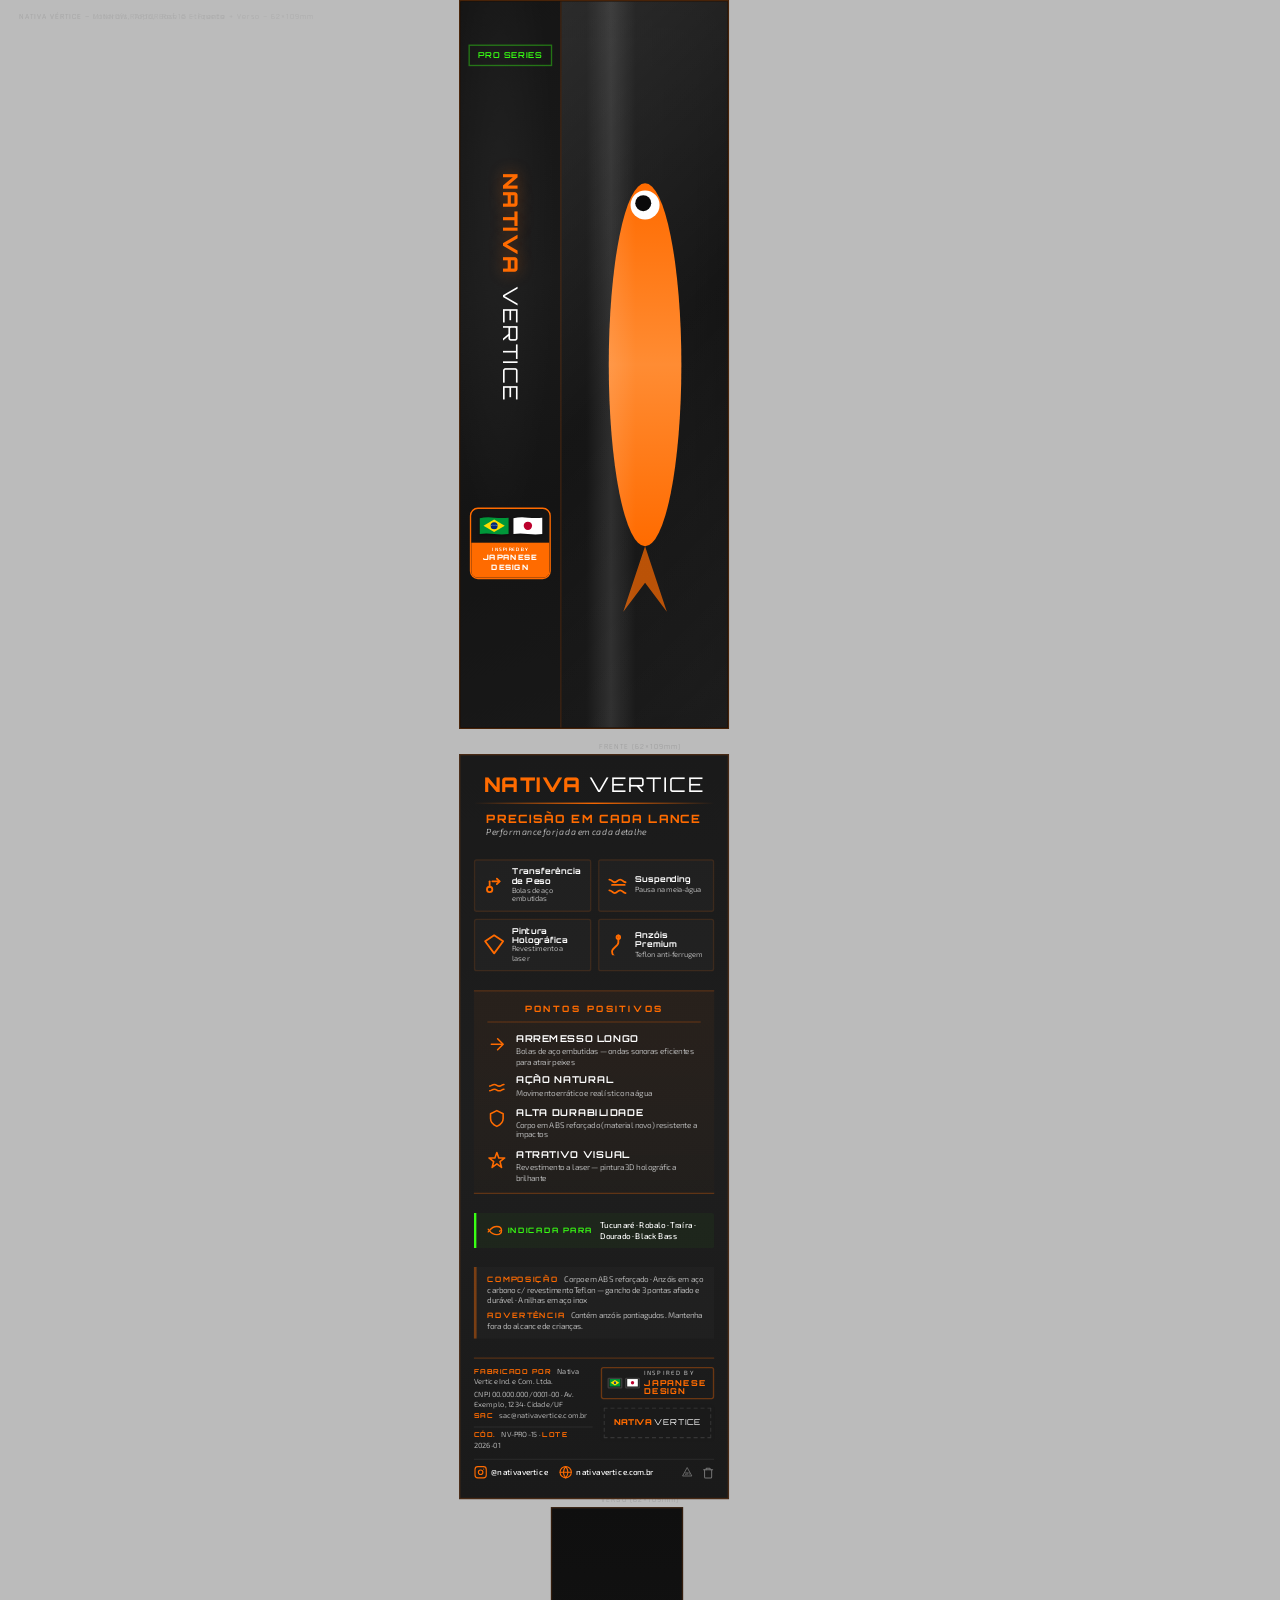
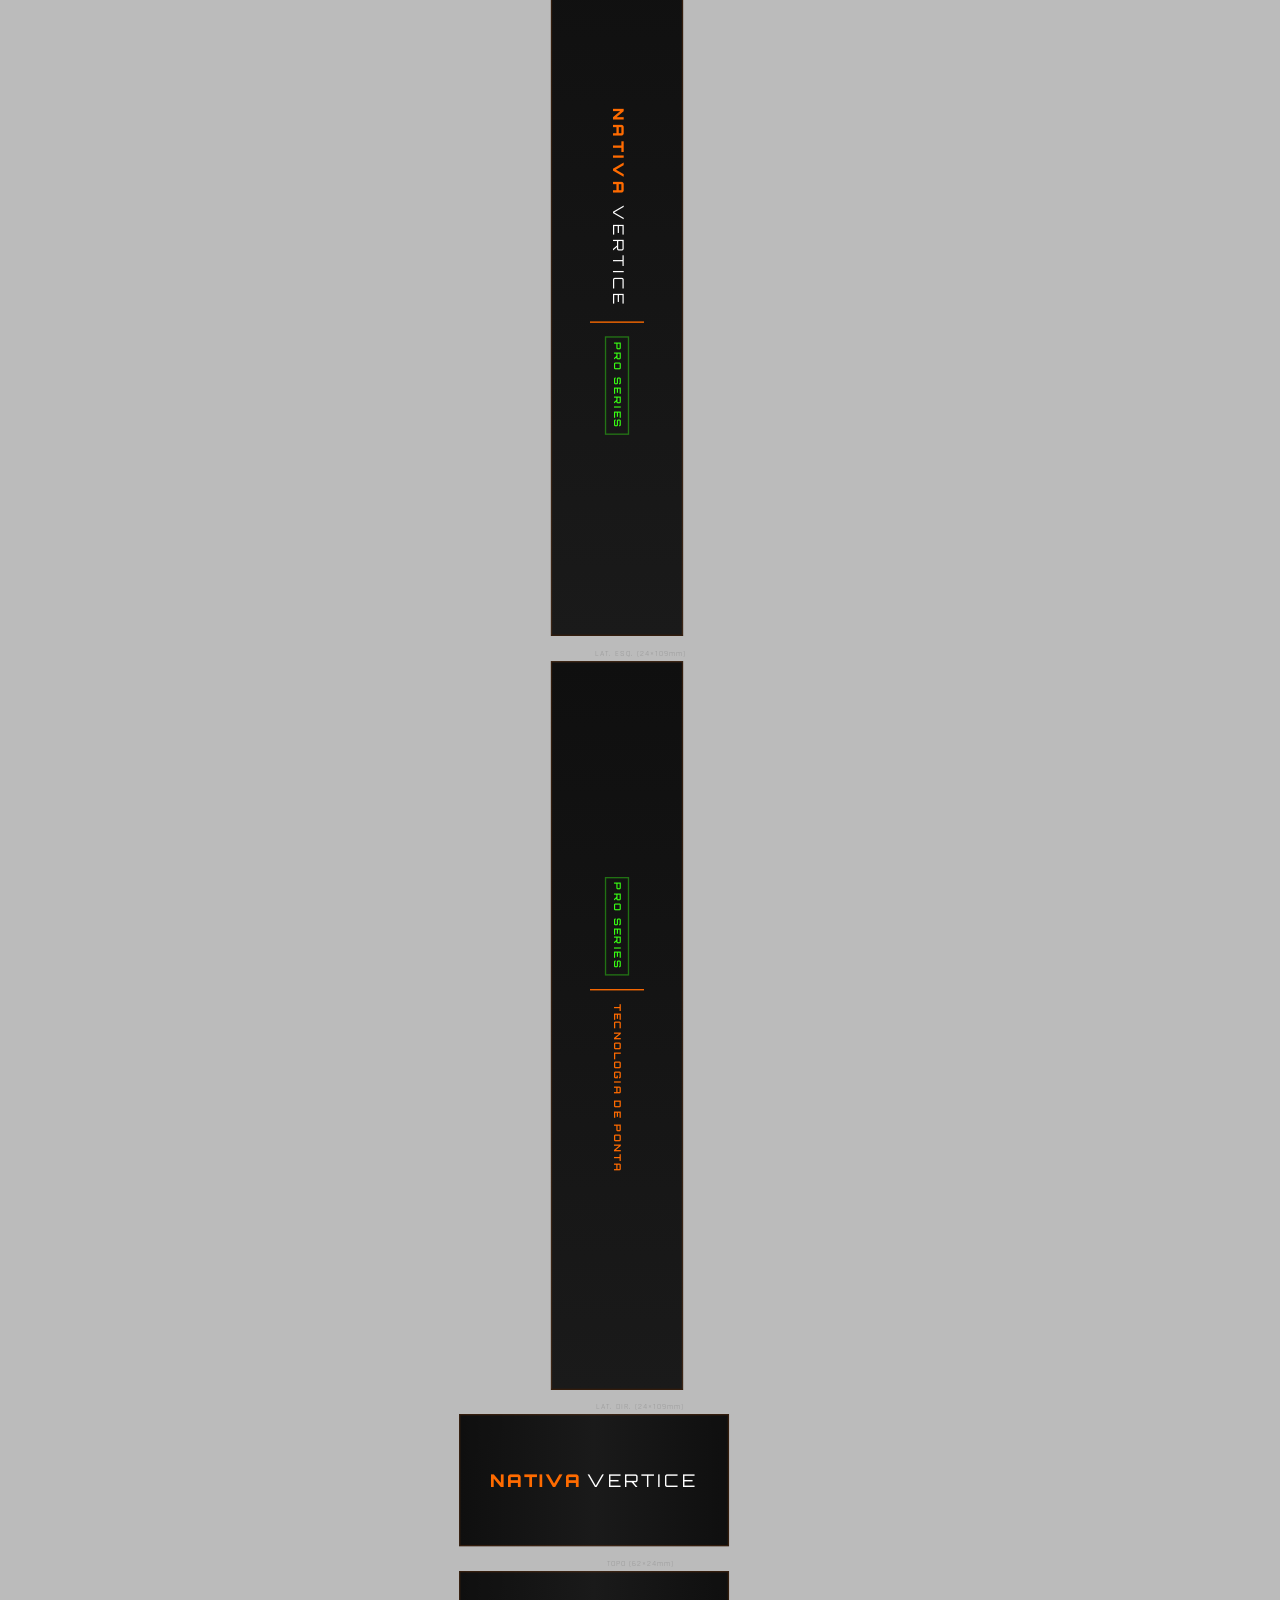
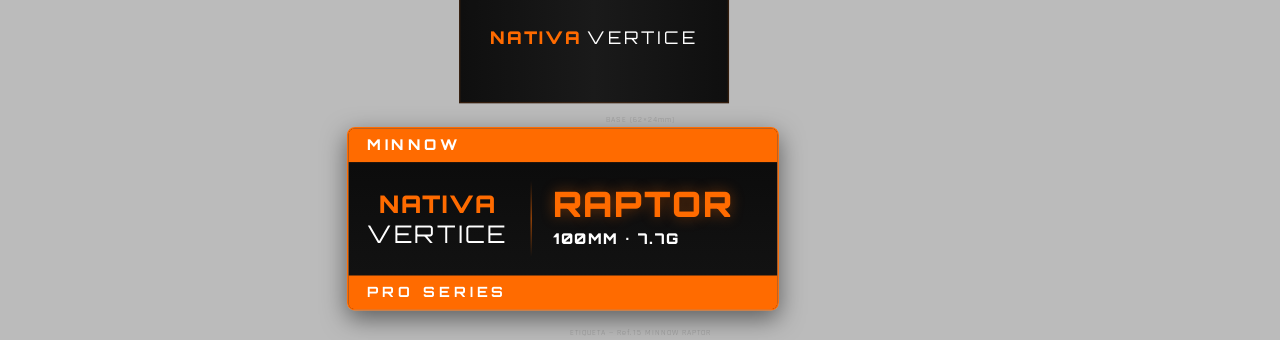
<file: embalagem-nativa-vertice.html>
<!DOCTYPE html>
<html lang="pt-BR">
<head>
    <meta charset="UTF-8">
    <title>Embalagem NATIVA VERTICE - MINNOW RAPTOR Ref.15</title>
    <link href="https://fonts.googleapis.com/css2?family=Orbitron:wght@400;500;600;700;800;900&family=Rajdhani:wght@300;400;500;600;700&family=Exo+2:ital,wght@0,100;0,200;0,300;0,400;0,500;0,600;0,700;0,800;0,900;1,400&display=swap" rel="stylesheet">
    <!-- CSS do site — garante fidelidade total ao mockup V5 -->
    <link rel="stylesheet" href="css/style.css">
    <style>
        /* Esconde TUDO do site original */
        html { scroll-behavior: auto !important; }
        body { background: #bbb !important; overflow: visible !important; }
        .nav, nav, .section, section, .hero, body > footer, .container,
        .mockup-scene, .mockup-controls, .stickerv2-grid, .stickerv2-card,
        .section-header, .section-badge, .section-title, .section-subtitle,
        .v5-mockup-area, .mockup-btn { display: none !important; }
        /* Garante que o footer DENTRO da caixa apareca */
        .v5-back-footer { display: flex !important; }

        /* Override: remove 3D e position absolute */
        .v5-front, .v5-back, .v5-left, .v5-right, .v5-top, .v5-bottom {
            transform: none !important;
            position: relative !important;
        }
        /* Garante que NADA corte o conteudo do verso */
        .v5-back {
            overflow: visible !important;
            height: auto !important;
            min-height: 540px;
        }
        .v5-back-content {
            height: auto !important;
        }
        .sp-fb, .sc, .fw, .pg {
            overflow: visible !important;
        }
        .sp-fb { height: auto; min-height: 193mm; }

        @media print {
            body { background: white !important; }
            .pg { box-shadow: none !important; margin: 0 !important; }
            .pg-label { display: none !important; }
        }

        @page { size: A3 landscape; margin: 8mm; }
        -webkit-print-color-adjust: exact;
        print-color-adjust: exact;

        /* Pagina A3 landscape */
        .pg {
            width: 410mm; height: 280mm;
            background: white;
            margin: 10px auto;
            display: flex;
            align-items: center;
            justify-content: center;
            gap: 15mm;
            page-break-after: always;
            box-shadow: 0 3px 15px rgba(0,0,0,0.25);
            position: relative;
            overflow: visible;
        }

        .pg-label {
            position: absolute; top: 3mm; left: 5mm;
            font-family: 'Rajdhani', sans-serif;
            font-size: 8px; color: #aaa; letter-spacing: 1px;
        }

        /* Wrapper que escala cada face e reserva espaco */
        .fw {
            display: flex; flex-direction: column; align-items: center;
        }
        .fw-label {
            font-family: 'Rajdhani', sans-serif;
            font-size: 8px; color: #999; letter-spacing: 1px;
            margin-top: 3mm; text-align: center;
        }

        /* Scale containers — transform-origin top center */
        .sc { transform: scale(1.35); transform-origin: top center; }

        /* Espacos reservados para conteudo escalado (tamanho real × 1.35) */
        .sp-fb { width: 71mm; height: 193mm; } /* front/back: 200×540 × 1.35 */
        .sp-s  { width: 35mm; height: 193mm; } /* sides: 98×540 × 1.35 */
        .sp-tb { width: 71mm; height: 35mm; }  /* top/bottom: 200×98 × 1.35 */
        .sp-st { width: 115mm; height: 50mm; } /* sticker standalone: 320px × ~120px × 1.35 */

        /* Pagina 2: flex-wrap para organizar as peças menores */
        .pg--wrap {
            flex-wrap: wrap;
            align-content: center;
            gap: 10mm;
        }
    </style>
</head>
<body>

    <!-- ================= PAGINA 1: FRENTE + VERSO ================= -->
    <div class="pg">
        <div class="pg-label">NATIVA V&Eacute;RTICE &mdash; MINNOW RAPTOR Ref.15 &mdash; Frente + Verso &mdash; 62&times;109mm</div>

        <!-- FRENTE -->
        <div class="fw">
            <div class="sp-fb"><div class="sc">
                <div class="v5-front">
                    <div class="v5-card">
                        <div class="v5-top-badge"><span class="v5-series">PRO SERIES</span></div>
                        <div class="v5-brand-hero"><span class="v5-brand-hero-d">NATIVA</span><span class="v5-brand-hero-n">VERTICE</span></div>
                        <div class="v5-card-japan">
                            <div class="v5-card-japan-top">
                                <svg viewBox="0 0 90 63" xmlns="http://www.w3.org/2000/svg" class="v5-card-flag-rect"><path d="M0 8 Q20 3 45 6 Q70 9 90 6 L90 57 Q70 60 45 57 Q20 54 0 57 Z" fill="#009739"/><polygon points="45,12 78,31.5 45,51 12,31.5" fill="#FEDD00"/><circle cx="45" cy="31.5" r="11" fill="#002776"/><path d="M34 31.5 Q40 28 45 30 Q50 28 56 31.5" stroke="#FFF" stroke-width="1" fill="none"/></svg>
                                <svg viewBox="0 0 90 63" xmlns="http://www.w3.org/2000/svg" class="v5-card-flag-rect"><path d="M0 8 Q20 3 45 6 Q70 9 90 6 L90 57 Q70 60 45 57 Q20 54 0 57 Z" fill="#FFFFFF"/><circle cx="45" cy="31.5" r="13" fill="#BC002D"/></svg>
                            </div>
                            <div class="v5-card-japan-bottom"><span class="v5-card-japan-sm">INSPIRED BY</span><strong class="v5-card-japan-lg">JAPANESE</strong><strong class="v5-card-japan-lg">DESIGN</strong></div>
                        </div>
                    </div>
                    <div class="v5-pvc">
                        <div class="v5-pvc-shine"></div>
                        <div class="v5-lure"><svg viewBox="0 0 40 160" class="v5-lure-svg"><defs><linearGradient id="v5LureGrad" x1="0%" y1="0%" x2="0%" y2="100%"><stop offset="0%" stop-color="#FF6B00"/><stop offset="50%" stop-color="#FF8C33"/><stop offset="100%" stop-color="#FF6B00"/></linearGradient></defs><ellipse cx="20" cy="80" rx="10" ry="50" fill="url(#v5LureGrad)"/><circle cx="20" cy="36" r="4" fill="#FFF"/><circle cx="19.5" cy="35.5" r="2.2" fill="#0A0A0A"/><path d="M20 130 L14 148 L20 140 L26 148 Z" fill="#FF6B00" opacity="0.7"/></svg></div>
                        <!-- sem etiqueta -->
                    </div>
                </div>
            </div></div>
            <div class="fw-label">FRENTE (62&times;109mm)</div>
        </div>

        <!-- VERSO -->
        <div class="fw">
            <div class="sp-fb"><div class="sc">
                <div class="v5-back">
                    <div class="v5-back-content">
                        <header class="v5-back-header">
                            <div class="v5-back-logo"><span class="v5-back-logo-d">NATIVA</span><span class="v5-back-logo-n">VERTICE</span></div>
                            <div class="v5-back-divider"></div>
                            <div class="v5-back-hero"><span class="v5-back-hero-main">PRECIS&Atilde;O EM CADA LANCE</span><span class="v5-back-hero-sub">Performance forjada em cada detalhe</span></div>
                        </header>
                        <div class="v5-back-features">
                            <div class="v5-feature"><svg width="16" height="16" viewBox="0 0 24 24" fill="none" stroke="#FF6B00" stroke-width="2" stroke-linecap="round" stroke-linejoin="round"><circle cx="7" cy="17" r="3"/><path d="M7 14V8"/><path d="M10 8h8"/><path d="M15 5l3 3-3 3"/></svg><div class="v5-feature-text"><span class="v5-feature-name">Transfer&ecirc;ncia de Peso</span><span class="v5-feature-desc">Bolas de a&ccedil;o embutidas</span></div></div>
                            <div class="v5-feature"><svg width="16" height="16" viewBox="0 0 24 24" fill="none" stroke="#FF6B00" stroke-width="2" stroke-linecap="round"><path d="M2 6c3 0 3 3 6 3s3-3 6-3 3 3 6 3"/><line x1="5" y1="12" x2="19" y2="12"/><path d="M2 18c3 0 3 3 6 3s3-3 6-3 3 3 6 3"/></svg><div class="v5-feature-text"><span class="v5-feature-name">Suspending</span><span class="v5-feature-desc">Pausa na meia-&aacute;gua</span></div></div>
                            <div class="v5-feature"><svg width="16" height="16" viewBox="0 0 24 24" fill="none" stroke="#FF6B00" stroke-width="2" stroke-linecap="round" stroke-linejoin="round"><polygon points="12 2 22 8.5 12 22 2 8.5"/></svg><div class="v5-feature-text"><span class="v5-feature-name">Pintura Hologr&aacute;fica</span><span class="v5-feature-desc">Revestimento a laser</span></div></div>
                            <div class="v5-feature"><svg width="16" height="16" viewBox="0 0 24 24" fill="none" stroke="#FF6B00" stroke-width="2" stroke-linecap="round" stroke-linejoin="round"><path d="M12 2v4"/><circle cx="12" cy="4" r="2"/><path d="M12 6v4c0 4-7 6-7 10a7 7 0 0 0 7 7"/></svg><div class="v5-feature-text"><span class="v5-feature-name">Anz&oacute;is Premium</span><span class="v5-feature-desc">Teflon anti-ferrugem</span></div></div>
                        </div>
                        <div class="v5-benefits-strip">
                            <div class="v5-benefits-title">PONTOS POSITIVOS</div>
                            <div class="v5-benefit"><svg width="14" height="14" viewBox="0 0 24 24" fill="none" stroke="#FF6B00" stroke-width="2" stroke-linecap="round" stroke-linejoin="round"><path d="M5 12h14"/><path d="M13 5l7 7-7 7"/></svg><div class="v5-benefit-text"><span class="v5-benefit-label">Arremesso Longo</span><span class="v5-benefit-desc">Bolas de a&ccedil;o embutidas &mdash; ondas sonoras eficientes para atrair peixes</span></div></div>
                            <div class="v5-benefit"><svg width="14" height="14" viewBox="0 0 24 24" fill="none" stroke="#FF6B00" stroke-width="2" stroke-linecap="round" stroke-linejoin="round"><path d="M3 12c2 0 3-2 6-2s3 2 6 2 3-2 6-2"/><path d="M3 18c2 0 3-2 6-2s3 2 6 2 3-2 6-2"/></svg><div class="v5-benefit-text"><span class="v5-benefit-label">A&ccedil;&atilde;o Natural</span><span class="v5-benefit-desc">Movimento err&aacute;tico e real&iacute;stico na &aacute;gua</span></div></div>
                            <div class="v5-benefit"><svg width="14" height="14" viewBox="0 0 24 24" fill="none" stroke="#FF6B00" stroke-width="2" stroke-linecap="round" stroke-linejoin="round"><path d="M12 2l8 4v6c0 5-3.5 8-8 10-4.5-2-8-5-8-10V6l8-4z"/></svg><div class="v5-benefit-text"><span class="v5-benefit-label">Alta Durabilidade</span><span class="v5-benefit-desc">Corpo em ABS refor&ccedil;ado (material novo) resistente a impactos</span></div></div>
                            <div class="v5-benefit"><svg width="14" height="14" viewBox="0 0 24 24" fill="none" stroke="#FF6B00" stroke-width="2" stroke-linecap="round" stroke-linejoin="round"><path d="M12 2l2.5 7H22l-6 4.5L18 21l-6-4.5L6 21l2-7.5L2 9h7.5z"/></svg><div class="v5-benefit-text"><span class="v5-benefit-label">Atrativo Visual</span><span class="v5-benefit-desc">Revestimento a laser &mdash; pintura 3D hologr&aacute;fica brilhante</span></div></div>
                        </div>
                        <div class="v5-species"><div class="v5-species-header"><svg width="12" height="12" viewBox="0 0 24 24" fill="none" stroke="#FF6B00" stroke-width="2" stroke-linecap="round" stroke-linejoin="round"><path d="M3 12c3-4 7-6 11-6 4 0 7 2 7 6s-3 6-7 6c-4 0-8-2-11-6z"/><path d="M19 12c0 .5-.3 1-.8 1"/><path d="M3 12l-2-2m0 4l2-2"/></svg><span class="v5-species-label">INDICADA PARA</span></div><span class="v5-species-list">Tucunar&eacute; &middot; Robalo &middot; Tra&iacute;ra &middot; Dourado &middot; Black Bass</span></div>
                        <div class="v5-legal-block">
                            <p class="v5-legal-row"><span class="v5-legal-label">COMPOSI&Ccedil;&Atilde;O</span><span class="v5-legal-value">Corpo em ABS refor&ccedil;ado &middot; Anz&oacute;is em a&ccedil;o carbono c/ revestimento Teflon &mdash; gancho de 3 pontas afiado e dur&aacute;vel &middot; Anilhas em a&ccedil;o inox</span></p>
                            <p class="v5-legal-row"><span class="v5-legal-label">ADVERT&Ecirc;NCIA</span><span class="v5-legal-value">Cont&eacute;m anz&oacute;is pontiagudos. Mantenha fora do alcance de crian&ccedil;as.</span></p>
                        </div>
                        <footer class="v5-back-footer">
                            <div class="v5-footer-main">
                                <div class="v5-mfg-info">
                                    <p class="v5-mfg-line"><strong>Fabricado por</strong> Nativa Vertice Ind. e Com. Ltda.</p>
                                    <p class="v5-mfg-line">CNPJ 00.000.000/0001-00 &middot; Av. Exemplo, 1234 &middot; Cidade/UF</p>
                                    <p class="v5-mfg-line"><strong>SAC</strong> sac@nativavertice.com.br</p>
                                    <p class="v5-mfg-line v5-mfg-meta"><strong>C&Oacute;D.</strong> NV-PRO-15 &middot; <strong>LOTE</strong> 2026-01</p>
                                </div>
                                <div class="v5-mfg-side">
                                    <div class="v5-back-japan-badge"><div class="v5-japan-flags"><svg viewBox="0 0 90 63" xmlns="http://www.w3.org/2000/svg" class="v5-flag-svg"><rect width="90" height="63" fill="#009739"/><polygon points="45,8 82,31.5 45,55 8,31.5" fill="#FEDD00"/><circle cx="45" cy="31.5" r="10" fill="#002776"/><path d="M36 31.5 Q42 28 45 30 Q48 28 54 31.5" stroke="#FFF" stroke-width="1" fill="none"/></svg><svg viewBox="0 0 90 63" xmlns="http://www.w3.org/2000/svg" class="v5-flag-svg"><rect width="90" height="63" fill="#FFFFFF"/><circle cx="45" cy="31.5" r="14" fill="#BC002D"/></svg></div><div class="v5-japan-text"><span class="v5-japan-sm">INSPIRED BY</span><span class="v5-japan-lg">JAPANESE DESIGN</span></div></div>
                                    <div class="v5-barcode-placeholder"><div class="v5-barcode-logo"><span class="v5-barcode-logo-d">NATIVA</span><span class="v5-barcode-logo-n">VERTICE</span></div></div>
                                </div>
                            </div>
                            <div class="v5-footer-row">
                                <div class="v5-back-social">
                                    <div class="v5-back-social-item"><svg width="10" height="10" viewBox="0 0 24 24" fill="none" stroke="#FF6B00" stroke-width="2" stroke-linecap="round" stroke-linejoin="round"><rect x="2" y="2" width="20" height="20" rx="5" ry="5"/><circle cx="12" cy="12" r="4"/><circle cx="17.5" cy="6.5" r="1" fill="#FF6B00" stroke="none"/></svg><span>@nativavertice</span></div>
                                    <div class="v5-back-social-item"><svg width="10" height="10" viewBox="0 0 24 24" fill="none" stroke="#FF6B00" stroke-width="2" stroke-linecap="round" stroke-linejoin="round"><circle cx="12" cy="12" r="10"/><line x1="2" y1="12" x2="22" y2="12"/><path d="M12 2a15.3 15.3 0 0 1 4 10 15.3 15.3 0 0 1-4 10 15.3 15.3 0 0 1-4-10 15.3 15.3 0 0 1 4-10z"/></svg><span>nativavertice.com.br</span></div>
                                </div>
                                <div class="v5-recycle-group"><div class="v5-recycle-symbol"><svg width="10" height="10" viewBox="0 0 32 32"><path d="M16 5 L27 25 L5 25 Z" fill="none" stroke="#B0B0B0" stroke-width="2" stroke-linejoin="round"/><text x="16" y="22" text-anchor="middle" fill="#B0B0B0" font-family="Orbitron" font-size="9" font-weight="700">21</text></svg></div><div class="v5-recycle-symbol"><svg width="9" height="9" viewBox="0 0 24 24" fill="none" stroke="#B0B0B0" stroke-width="2" stroke-linecap="round" stroke-linejoin="round"><path d="M3 6h18"/><path d="M8 6V4a1 1 0 0 1 1-1h6a1 1 0 0 1 1 1v2"/><path d="M19 6v14a2 2 0 0 1-2 2H7a2 2 0 0 1-2-2V6"/></svg></div></div>
                            </div>
                        </footer>
                    </div>
                </div>
            </div></div>
            <div class="fw-label">VERSO (62&times;109mm)</div>
        </div>
    </div>

    <!-- ================= PAGINA 2: LATERAIS + TOPO + BASE + ETIQUETA ================= -->
    <div class="pg pg--wrap">
        <div class="pg-label">NATIVA V&Eacute;RTICE &mdash; Laterais, Topo, Base e Etiqueta</div>

        <div class="fw"><div class="sp-s"><div class="sc">
            <div class="v5-left"><div class="v5-side"><div class="v5-side-spine"><span class="v5-side-spine-d">NATIVA</span><span class="v5-side-spine-n">VERTICE</span></div><div class="v5-side-line"></div><span class="v5-side-tag">PRO SERIES</span></div></div>
        </div></div><div class="fw-label">LAT. ESQ. (24&times;109mm)</div></div>

        <div class="fw"><div class="sp-s"><div class="sc">
            <div class="v5-right"><div class="v5-side v5-side--right"><span class="v5-side-tag">PRO SERIES</span><div class="v5-side-line"></div><span class="v5-side-tech">TECNOLOGIA DE PONTA</span></div></div>
        </div></div><div class="fw-label">LAT. DIR. (24&times;109mm)</div></div>

        <div class="fw"><div class="sp-tb"><div class="sc">
            <div class="v5-top"><div class="v5-topbottom"><span class="v5-topbottom-d">NATIVA</span><span class="v5-topbottom-n">VERTICE</span></div></div>
        </div></div><div class="fw-label">TOPO (62&times;24mm)</div></div>

        <div class="fw"><div class="sp-tb"><div class="sc">
            <div class="v5-bottom"><div class="v5-topbottom"><span class="v5-topbottom-d">NATIVA</span><span class="v5-topbottom-n">VERTICE</span></div></div>
        </div></div><div class="fw-label">BASE (62&times;24mm)</div></div>

        <div class="fw"><div class="sp-st"><div class="sc">
            <div class="stickerv2-h stickerv2-h--standalone">
                <div class="stickerv2-h-top">MINNOW</div>
                <div class="stickerv2-h-body"><div class="stickerv2-h-left"><span class="stickerv2-h-brand">NATIVA</span><span class="stickerv2-h-brand-n">VERTICE</span></div><div class="stickerv2-h-divider"></div><div class="stickerv2-h-right"><span class="stickerv2-h-title">RAPTOR</span><span class="stickerv2-h-sub">100mm &middot; 7.7g</span></div></div>
                <div class="stickerv2-h-bottom">PRO SERIES</div>
            </div>
        </div></div><div class="fw-label">ETIQUETA &mdash; Ref.15 MINNOW RAPTOR</div></div>
    </div>

</body>
</html>
</file>
<file: css/style.css>
/* ==================== RESET & BASE ==================== */
*, *::before, *::after {
    margin: 0;
    padding: 0;
    box-sizing: border-box;
}

:root {
    --black: #0A0A0A;
    --graphite: #1A1A1A;
    --orange: #FF6B00;
    --orange-light: #FF8C33;
    --green: #39FF14;
    --green-soft: #32CD32;
    --white: #FFFFFF;
    --gray-light: #B0B0B0;
    --gray-mid: #6B6B6B;
    --gray-dark: #333333;
}

html {
    scroll-behavior: smooth;
}

body {
    font-family: 'Exo 2', sans-serif;
    background: var(--black);
    color: var(--white);
    overflow-x: hidden;
    line-height: 1.6;
}

.container {
    max-width: 1200px;
    margin: 0 auto;
    padding: 0 24px;
}

/* ==================== NAVIGATION ==================== */
.nav {
    position: fixed;
    top: 0;
    left: 0;
    right: 0;
    z-index: 1000;
    display: flex;
    align-items: center;
    justify-content: space-between;
    padding: 16px 32px;
    background: rgba(10, 10, 10, 0.9);
    backdrop-filter: blur(10px);
    border-bottom: 1px solid rgba(255, 107, 0, 0.1);
    transition: all 0.3s ease;
}

.nav.scrolled {
    padding: 10px 32px;
    border-bottom-color: rgba(255, 107, 0, 0.3);
}

.nav-logo {
    display: flex;
    gap: 8px;
    font-family: 'Orbitron', sans-serif;
    font-size: 16px;
    font-weight: 700;
}

.nav-logo-deriva { color: var(--orange); }
.nav-logo-nativa { color: var(--white); }

.nav-links {
    display: flex;
    list-style: none;
    gap: 24px;
}

.nav-links a {
    color: var(--gray-light);
    text-decoration: none;
    font-family: 'Rajdhani', sans-serif;
    font-weight: 500;
    font-size: 15px;
    text-transform: uppercase;
    letter-spacing: 1px;
    transition: color 0.3s;
    position: relative;
}

.nav-links a::after {
    content: '';
    position: absolute;
    bottom: -4px;
    left: 0;
    width: 0;
    height: 2px;
    background: var(--orange);
    transition: width 0.3s;
}

.nav-links a:hover { color: var(--orange); }
.nav-links a:hover::after { width: 100%; }

/* ==================== HERO ==================== */
.hero {
    min-height: 100vh;
    display: flex;
    align-items: center;
    justify-content: center;
    position: relative;
    overflow: hidden;
    padding-top: 80px;
}

.hero-bg {
    position: absolute;
    inset: 0;
    overflow: hidden;
}

.wave {
    position: absolute;
    bottom: 0;
    left: -50%;
    width: 200%;
    height: 200px;
    background: radial-gradient(ellipse at center, rgba(255, 107, 0, 0.06) 0%, transparent 70%);
    border-radius: 50%;
    animation: waveFloat 8s ease-in-out infinite;
}

.wave-2 {
    height: 180px;
    bottom: 20px;
    background: radial-gradient(ellipse at center, rgba(57, 255, 20, 0.03) 0%, transparent 70%);
    animation-delay: -2s;
    animation-duration: 10s;
}

.wave-3 {
    height: 160px;
    bottom: 40px;
    background: radial-gradient(ellipse at center, rgba(255, 107, 0, 0.04) 0%, transparent 70%);
    animation-delay: -4s;
    animation-duration: 12s;
}

@keyframes waveFloat {
    0%, 100% { transform: translateX(-5%) translateY(0); }
    50% { transform: translateX(5%) translateY(-20px); }
}

.hero-content {
    text-align: center;
    z-index: 1;
    position: relative;
}

.hero-badge {
    display: inline-block;
    font-family: 'Orbitron', sans-serif;
    font-size: 12px;
    font-weight: 600;
    letter-spacing: 4px;
    color: var(--green);
    border: 1px solid rgba(57, 255, 20, 0.3);
    padding: 6px 20px;
    margin-bottom: 40px;
    animation: fadeInDown 1s ease;
}

.hero-logo {
    display: flex;
    flex-direction: column;
    align-items: center;
    gap: 20px;
    animation: fadeInUp 1s ease 0.2s both;
}

.hero-logo-icon {
    width: 120px;
    height: 120px;
    filter: drop-shadow(0 0 30px rgba(255, 107, 0, 0.3));
    display: none;
}

.hero-title {
    display: flex;
    flex-direction: column;
    font-family: 'Orbitron', sans-serif;
    line-height: 1;
}

.hero-title--inline {
    flex-direction: row;
    align-items: baseline;
    gap: clamp(12px, 3vw, 24px);
}

.hero-title-main {
    font-size: clamp(40px, 8vw, 80px);
    font-weight: 700;
    color: var(--orange);
    letter-spacing: 1px;
    text-shadow: 0 0 60px rgba(255, 107, 0, 0.3);
}

.hero-title-sub {
    font-size: clamp(40px, 8vw, 80px);
    font-weight: 500;
    color: var(--white);
    letter-spacing: 1px;
}

.hero-tagline {
    font-family: 'Rajdhani', sans-serif;
    font-size: 22px;
    font-weight: 500;
    color: var(--gray-light);
    letter-spacing: 6px;
    text-transform: uppercase;
    margin-top: 24px;
    animation: fadeInUp 1s ease 0.4s both;
}

.hero-sub {
    font-family: 'Exo 2', sans-serif;
    font-size: 14px;
    color: var(--green);
    letter-spacing: 3px;
    text-transform: uppercase;
    margin-top: 8px;
    animation: fadeInUp 1s ease 0.5s both;
}

.hero-japan-badge {
    display: flex;
    justify-content: center;
    margin-top: 16px;
    animation: fadeInUp 1s ease 0.5s both;
}

.hero-specs {
    display: flex;
    justify-content: center;
    gap: 40px;
    margin-top: 48px;
    animation: fadeInUp 1s ease 0.6s both;
}

.hero-spec {
    display: flex;
    align-items: center;
    gap: 8px;
    color: var(--gray-light);
    font-family: 'Rajdhani', sans-serif;
    font-size: 14px;
    font-weight: 500;
    text-transform: uppercase;
    letter-spacing: 2px;
}

.scroll-indicator {
    position: absolute;
    bottom: 40px;
    left: 50%;
    transform: translateX(-50%);
    animation: bounce 2s infinite;
}

.scroll-arrow {
    width: 24px;
    height: 24px;
    border-right: 2px solid var(--orange);
    border-bottom: 2px solid var(--orange);
    transform: rotate(45deg);
    opacity: 0.5;
}

@keyframes bounce {
    0%, 100% { transform: translateX(-50%) translateY(0); }
    50% { transform: translateX(-50%) translateY(10px); }
}

@keyframes fadeInUp {
    from { opacity: 0; transform: translateY(30px); }
    to { opacity: 1; transform: translateY(0); }
}

@keyframes fadeInDown {
    from { opacity: 0; transform: translateY(-20px); }
    to { opacity: 1; transform: translateY(0); }
}

/* ==================== SECTIONS ==================== */
.section {
    padding: 100px 0;
    position: relative;
}

.section--alt {
    background: var(--graphite);
}

.section-header {
    text-align: center;
    margin-bottom: 60px;
}

.section-badge {
    display: inline-block;
    font-family: 'Orbitron', sans-serif;
    font-size: 12px;
    font-weight: 600;
    color: var(--green);
    letter-spacing: 2px;
    margin-bottom: 12px;
}

.section-title {
    font-family: 'Rajdhani', sans-serif;
    font-size: 42px;
    font-weight: 700;
    color: var(--white);
    text-transform: uppercase;
    letter-spacing: 2px;
}

.section-subtitle {
    font-size: 16px;
    color: var(--gray-light);
    margin-top: 8px;
}

/* ==================== COLORS ==================== */
.colors-grid {
    display: grid;
    grid-template-columns: repeat(auto-fill, minmax(200px, 1fr));
    gap: 16px;
}

.color-card {
    background: var(--graphite);
    border: 1px solid var(--gray-dark);
    border-radius: 12px;
    overflow: hidden;
    cursor: pointer;
    transition: all 0.3s ease;
    position: relative;
}

.color-card:hover {
    transform: translateY(-4px);
    border-color: var(--gray-mid);
    box-shadow: 0 8px 30px rgba(0,0,0,0.4);
}

.color-card--primary:hover { border-color: var(--orange); }
.color-card--accent:hover { border-color: var(--green); }

.color-swatch {
    height: 100px;
    width: 100%;
}

.color-info {
    padding: 16px;
}

.color-info h3 {
    font-family: 'Rajdhani', sans-serif;
    font-size: 16px;
    font-weight: 600;
    color: var(--white);
    margin-bottom: 4px;
}

.color-hex {
    display: block;
    font-family: 'Orbitron', sans-serif;
    font-size: 13px;
    font-weight: 500;
    color: var(--orange);
    margin-bottom: 4px;
}

.color-role {
    font-size: 12px;
    color: var(--gray-mid);
}

.color-copy-feedback {
    position: absolute;
    top: 50%;
    left: 50%;
    transform: translate(-50%, -50%);
    background: var(--orange);
    color: var(--white);
    padding: 8px 16px;
    border-radius: 6px;
    font-family: 'Orbitron', sans-serif;
    font-size: 12px;
    font-weight: 600;
    opacity: 0;
    pointer-events: none;
    transition: opacity 0.3s;
}

.color-card.copied .color-copy-feedback {
    opacity: 1;
}

/* Color Proportion */
.color-proportion {
    margin-top: 48px;
}

.proportion-title {
    font-family: 'Rajdhani', sans-serif;
    font-size: 20px;
    font-weight: 600;
    color: var(--white);
    margin-bottom: 16px;
    text-align: center;
}

.proportion-bar {
    display: flex;
    height: 40px;
    border-radius: 8px;
    overflow: hidden;
    gap: 2px;
}

.proportion-segment {
    transition: all 0.3s;
    position: relative;
}

.proportion-segment:hover {
    filter: brightness(1.2);
}

.proportion-labels {
    display: flex;
    justify-content: space-between;
    margin-top: 8px;
    font-size: 12px;
    color: var(--gray-mid);
    font-family: 'Exo 2', sans-serif;
}

/* ==================== TYPOGRAPHY ==================== */
.type-grid {
    display: grid;
    grid-template-columns: 1fr;
    gap: 24px;
}

.type-card {
    background: var(--black);
    border: 1px solid var(--gray-dark);
    border-radius: 12px;
    overflow: hidden;
}

.type-card-header {
    display: flex;
    align-items: center;
    gap: 16px;
    padding: 20px 24px;
    border-bottom: 1px solid var(--gray-dark);
}

.type-badge {
    font-family: 'Orbitron', sans-serif;
    font-size: 10px;
    font-weight: 600;
    letter-spacing: 2px;
    padding: 4px 12px;
    border-radius: 4px;
}

.type-badge--primary { background: var(--orange); color: var(--white); }
.type-badge--secondary { background: transparent; color: var(--orange); border: 1px solid var(--orange); }
.type-badge--accent { background: transparent; color: var(--green); border: 1px solid var(--green); }

.type-name {
    font-family: 'Rajdhani', sans-serif;
    font-size: 20px;
    font-weight: 600;
    color: var(--white);
}

.type-showcase {
    padding: 24px;
}

.type-sample { color: var(--white); margin-bottom: 12px; }
.type-sample--xl { font-size: 42px; color: var(--orange); }
.type-sample--lg { font-size: 32px; }
.type-sample--md { font-size: 22px; color: var(--gray-light); }
.type-sample--sm { font-size: 14px; color: var(--gray-mid); letter-spacing: 2px; }
.type-sample--body { font-size: 16px; color: var(--gray-light); line-height: 1.7; }

.type-weights {
    display: flex;
    flex-wrap: wrap;
    gap: 16px;
    padding: 16px 24px;
    border-top: 1px solid var(--gray-dark);
    font-size: 13px;
    color: var(--gray-mid);
}

/* Type Hierarchy */
.type-hierarchy {
    margin-top: 48px;
}

.hierarchy-list {
    display: flex;
    flex-direction: column;
    gap: 24px;
}

.hierarchy-item {
    display: grid;
    grid-template-columns: 60px 1fr auto;
    align-items: center;
    gap: 16px;
    padding: 16px 0;
    border-bottom: 1px solid rgba(51, 51, 51, 0.5);
}

.hierarchy-label {
    font-family: 'Orbitron', sans-serif;
    font-size: 12px;
    font-weight: 600;
    color: var(--green);
    text-transform: uppercase;
}

.hierarchy-spec {
    font-size: 12px;
    color: var(--gray-mid);
    text-align: right;
    white-space: nowrap;
}

/* ==================== LOGO VARIATIONS ==================== */
.logo-grid {
    display: grid;
    grid-template-columns: repeat(auto-fill, minmax(300px, 1fr));
    gap: 24px;
}

.logo-variant {
    text-align: center;
}

.logo-variant-bg {
    height: 200px;
    display: flex;
    align-items: center;
    justify-content: center;
    border-radius: 12px;
    border: 1px solid var(--gray-dark);
    transition: transform 0.3s;
}

.logo-variant-bg:hover {
    transform: scale(1.02);
}

.logo-display {
    display: flex;
    align-items: center;
    gap: 16px;
}

.logo-icon-sm {
    width: 50px;
    height: 50px;
}

.logo-text {
    display: flex;
    flex-direction: column;
    text-align: left;
}

.logo-text-main {
    font-family: 'Orbitron', sans-serif;
    font-size: 24px;
    font-weight: 700;
    letter-spacing: 3px;
    line-height: 1;
}

.logo-text-sub {
    font-family: 'Orbitron', sans-serif;
    font-size: 18px;
    font-weight: 500;
    letter-spacing: 5px;
    line-height: 1.2;
}

.logo-variant-label {
    display: block;
    margin-top: 12px;
    font-size: 14px;
    color: var(--gray-mid);
    font-family: 'Exo 2', sans-serif;
}

/* Logo sections */
.logo-principal {
    margin-bottom: 48px;
}

.logo-principal-grid {
    display: grid;
    grid-template-columns: repeat(2, 1fr);
    gap: 24px;
}

.logo-variants-section {
    margin-top: 48px;
}

.logo-section-label {
    font-family: 'Orbitron', sans-serif;
    font-size: 13px;
    font-weight: 600;
    color: var(--green);
    letter-spacing: 3px;
    margin-bottom: 20px;
    padding-bottom: 8px;
    border-bottom: 1px solid rgba(57, 255, 20, 0.15);
}

/* Inline logo (principal) */
.logo-inline {
    display: flex;
    align-items: baseline;
    gap: 12px;
}

.logo-inline-d {
    font-family: 'Orbitron', sans-serif;
    font-size: 28px;
    font-weight: 700;
    letter-spacing: 0.5px;
    line-height: 1;
}

.logo-inline-n {
    font-family: 'Orbitron', sans-serif;
    font-size: 28px;
    font-weight: 500;
    letter-spacing: 0.5px;
    line-height: 1;
}

.logo-inline-sep {
    width: 2px;
    height: 24px;
    background: var(--green);
    display: inline-block;
    align-self: center;
}

.logo-inline--condensed {
    gap: 6px;
}

/* Stacked logo */
.logo-stacked {
    display: flex;
    flex-direction: column;
    align-items: center;
    gap: 2px;
}

.logo-stacked-d {
    font-family: 'Orbitron', sans-serif;
    font-size: 30px;
    font-weight: 700;
    color: var(--orange);
    letter-spacing: 1px;
    line-height: 1;
}

.logo-stacked-n {
    font-family: 'Orbitron', sans-serif;
    font-size: 22px;
    font-weight: 500;
    color: var(--white);
    letter-spacing: 3px;
    line-height: 1;
}

.logo-divider {
    width: 60px;
    height: 2px;
    background: var(--green);
    margin: 6px 0;
}

/* Badge style logo */
.logo-badge-style {
    display: flex;
    align-items: center;
    justify-content: center;
}

.logo-badge-border {
    border: 2px solid var(--orange);
    padding: 10px 20px;
    display: flex;
    gap: 10px;
    align-items: baseline;
}

.logo-badge-d {
    font-family: 'Orbitron', sans-serif;
    font-size: 18px;
    font-weight: 700;
    color: var(--orange);
    letter-spacing: 0.5px;
}

.logo-badge-n {
    font-family: 'Orbitron', sans-serif;
    font-size: 18px;
    font-weight: 500;
    color: var(--white);
    letter-spacing: 0.5px;
}

@media (max-width: 768px) {
    .logo-principal-grid {
        grid-template-columns: 1fr;
    }
    .logo-inline-d, .logo-inline-n {
        font-size: 20px;
    }
}

/* ==================== MOCKUP 3D ==================== */
.mockup-container {
    display: flex;
    flex-direction: column;
    align-items: center;
}

.mockup-scene {
    width: 100%;
    max-width: 600px;
    height: 700px;
    perspective: 1200px;
    cursor: grab;
    margin: 0 auto;
}

.mockup-scene:active {
    cursor: grabbing;
}

.mockup-box {
    width: 200px;
    height: 540px;
    position: relative;
    transform-style: preserve-3d;
    transform: translateZ(-49px) rotateY(-25deg) rotateX(5deg);
    transition: transform 0.1s linear;
    margin: 60px auto;
}

.box-face {
    position: absolute;
    backface-visibility: visible;
    overflow: hidden;
}

/* Dark marble texture */
.dark-marble-bg {
    background-image:
        url("data:image/svg+xml,%3Csvg xmlns='http://www.w3.org/2000/svg' width='400' height='800'%3E%3Cfilter id='marble'%3E%3CfeTurbulence type='fractalNoise' baseFrequency='0.012 0.004' numOctaves='5' seed='8'/%3E%3CfeColorMatrix values='0 0 0 0 0.09 0 0 0 0 0.09 0 0 0 0 0.09 0 0 0 0.5 0'/%3E%3C/filter%3E%3Crect width='400' height='800' filter='url(%23marble)'/%3E%3C/svg%3E");
    background-blend-mode: overlay;
}

/* Front - 200x540 */
.box-front {
    width: 200px;
    height: 540px;
    background:
        radial-gradient(ellipse 130% 90% at 25% 15%, #222 0%, transparent 60%),
        radial-gradient(ellipse 100% 70% at 75% 75%, #1f1f1f 0%, transparent 55%),
        radial-gradient(ellipse 90% 80% at 50% 45%, #1d1d1d 0%, transparent 50%),
        radial-gradient(ellipse 60% 40% at 15% 65%, #232323 0%, transparent 50%),
        radial-gradient(ellipse 50% 35% at 85% 35%, #212121 0%, transparent 50%),
        radial-gradient(ellipse 70% 50% at 40% 90%, #1e1e1e 0%, transparent 55%),
        linear-gradient(160deg, #161616 0%, #1a1a1a 25%, #151515 50%, #1c1c1c 75%, #161616 100%);
    transform: translateZ(49px);
    border: 1px solid rgba(255, 107, 0, 0.2);
    display: flex;
    flex-direction: column;
}

/* Back - 200x540 */
.box-back {
    width: 200px;
    height: 540px;
    background:
        radial-gradient(ellipse 120% 80% at 35% 20%, #222 0%, transparent 55%),
        radial-gradient(ellipse 100% 70% at 70% 70%, #1f1f1f 0%, transparent 55%),
        radial-gradient(ellipse 80% 90% at 45% 50%, #1d1d1d 0%, transparent 50%),
        radial-gradient(ellipse 55% 40% at 20% 75%, #232323 0%, transparent 50%),
        radial-gradient(ellipse 60% 45% at 80% 25%, #212121 0%, transparent 50%),
        linear-gradient(155deg, #161616 0%, #1a1a1a 30%, #151515 55%, #1c1c1c 80%, #161616 100%);
    transform: rotateY(180deg) translateZ(49px);
    border: 1px solid rgba(255, 107, 0, 0.15);
}

/* Left - 98x540 */
.box-left {
    width: 98px;
    height: 540px;
    background:
        radial-gradient(ellipse 90% 80% at 45% 40%, #202020 0%, transparent 55%),
        linear-gradient(170deg, #151515 0%, #191919 50%, #141414 100%);
    transform: rotateY(-90deg) translateZ(49px);
    border: 1px solid rgba(255, 107, 0, 0.1);
    left: 0;
}

/* Right - 98x540 */
.box-right {
    width: 98px;
    height: 540px;
    background:
        radial-gradient(ellipse 80% 90% at 50% 50%, #202020 0%, transparent 55%),
        linear-gradient(150deg, #151515 0%, #191919 50%, #141414 100%);
    transform: rotateY(90deg) translateZ(151px);
    border: 1px solid rgba(255, 107, 0, 0.1);
}


/* Top - 200x98 */
.box-top {
    width: 200px;
    height: 98px;
    background:
        radial-gradient(ellipse 80% 80% at 40% 50%, #202020 0%, transparent 55%),
        linear-gradient(90deg, #151515, #1a1a1a, #151515);
    transform: rotateX(90deg) translateZ(49px);
    border: 1px solid rgba(255, 107, 0, 0.15);
}

/* Bottom - 200x98 */
.box-bottom {
    width: 200px;
    height: 98px;
    background: #080808;
    transform: rotateX(-90deg) translateZ(491px);
    border: 1px solid rgba(51, 51, 51, 0.3);
}

/* ==================== V2 FRONT - BEARKING STYLE ==================== */
.box-front--v2 {
    display: flex;
    flex-direction: row;
    padding: 0;
}


.box-v2-card {
    width: 75px;
    height: 100%;
    background:
        radial-gradient(ellipse 100% 80% at 40% 30%, #212121 0%, transparent 55%),
        radial-gradient(ellipse 80% 70% at 65% 65%, #1e1e1e 0%, transparent 50%),
        linear-gradient(165deg, #151515 0%, #1a1a1a 40%, #141414 70%, #181818 100%);
    display: flex;
    flex-direction: column;
    align-items: center;
    justify-content: center;
    padding: 14px 4px;
    position: relative;
    border-right: 1px solid rgba(255, 107, 0, 0.15);
    gap: 12px;
    overflow: hidden;
}

.box-v2-top {
    margin-bottom: 0;
}

.box-v2-series {
    font-family: 'Orbitron', sans-serif;
    font-size: 6px;
    font-weight: 600;
    color: var(--green);
    letter-spacing: 0.5px;
    border: 1px solid rgba(57, 255, 20, 0.4);
    padding: 2px 4px;
    white-space: nowrap;
}

.box-v2-brand-vertical {
    writing-mode: vertical-rl;
    text-orientation: mixed;
    display: flex;
    gap: 4px;
    margin-bottom: 0;
}

.box-v2-deriva {
    font-family: 'Orbitron', sans-serif;
    font-size: 10px;
    font-weight: 700;
    color: var(--orange);
    letter-spacing: 0.5px;
}

.box-v2-nativa {
    font-family: 'Orbitron', sans-serif;
    font-size: 10px;
    font-weight: 500;
    color: var(--white);
    letter-spacing: 0.5px;
}

/* PVC window side */
.box-v2-pvc {
    flex: 1;
    height: 100%;
    background:
        repeating-linear-gradient(0deg, transparent, transparent 11px, rgba(0,0,0,0.06) 11px, rgba(0,0,0,0.06) 12px),
        repeating-linear-gradient(90deg, transparent, transparent 11px, rgba(0,0,0,0.06) 11px, rgba(0,0,0,0.06) 12px),
        #e8e8e8;
    position: relative;
    display: flex;
    flex-direction: column;
    align-items: center;
    justify-content: center;
    overflow: hidden;
}

.box-v2-pvc-shine {
    position: absolute;
    inset: 0;
    background: linear-gradient(135deg, rgba(255,255,255,0.5) 0%, transparent 40%, rgba(255,255,255,0.15) 60%, transparent 100%);
    pointer-events: none;
    z-index: 2;
}

.box-v2-lure {
    flex: 1;
    display: flex;
    align-items: center;
    justify-content: center;
    z-index: 1;
}

.lure-svg-v2 {
    width: 60px;
    height: 240px;
    filter: drop-shadow(2px 2px 4px rgba(0,0,0,0.5));
}

.box-v2-japan-sticker {
    position: absolute;
    top: 12px;
    right: 6px;
    background: rgba(220, 30, 30, 0.9);
    border-radius: 50%;
    width: 42px;
    height: 42px;
    display: flex;
    flex-direction: column;
    align-items: center;
    justify-content: center;
    z-index: 3;
    box-shadow: 0 2px 6px rgba(0,0,0,0.4);
}

.box-v2-japan-flag {
    font-size: 10px;
    line-height: 1;
    margin-top: 1px;
}

.box-v2-japan-text {
    font-family: 'Exo 2', sans-serif;
    font-size: 5px;
    color: white;
    text-align: center;
    line-height: 1.2;
    font-weight: 500;
}

.box-v2-japan-text strong {
    font-size: 7px;
    font-weight: 700;
    letter-spacing: 0.5px;
}

.box-v2-info-card {
    background: linear-gradient(180deg, rgba(255,107,0,0.9), rgba(255,107,0,0.75));
    border-top: 1px solid rgba(255, 107, 0, 0.8);
    padding: 10px 12px;
    width: 100%;
    display: flex;
    flex-direction: column;
    align-items: center;
    gap: 2px;
    z-index: 2;
}

.box-v2-info-model {
    font-family: 'Orbitron', sans-serif;
    font-size: 10px;
    font-weight: 700;
    background: linear-gradient(180deg, #39FF14 0%, #7FFF5C 15%, #CCFFCC 30%, #FFFFFF 40%, #7FFF5C 50%, #39FF14 60%, #2DB811 70%, #39FF14 80%, #7FFF5C 90%, #39FF14 100%);
    background-size: 100% 200%;
    -webkit-background-clip: text;
    -webkit-text-fill-color: transparent;
    background-clip: text;
    animation: chromeShine 3s ease-in-out infinite;
    white-space: nowrap;
}

.box-v2-info-row {
    display: flex;
    justify-content: space-between;
    align-items: center;
    width: 100%;
}

.box-v2-info-category {
    font-family: 'Rajdhani', sans-serif;
    font-size: 7px;
    font-weight: 600;
    color: var(--white);
    letter-spacing: 1px;
    text-transform: uppercase;
}

.box-v2-info-specs {
    font-family: 'Exo 2', sans-serif;
    font-size: 6px;
    color: rgba(255,255,255,0.75);
    white-space: nowrap;
}

.box-v2-info-site {
    font-family: 'Exo 2', sans-serif;
    font-size: 7px;
    color: var(--gray-mid);
}

.box-v2-info-social {
    font-family: 'Exo 2', sans-serif;
    font-size: 7px;
    color: var(--orange);
    font-weight: 500;
}

/* ==================== V1 FLAT PREVIEW ==================== */
.mockup-v1-flat {
    display: flex;
    justify-content: center;
    margin-top: 24px;
}

.v1-box-preview {
    text-align: center;
}

.v1-box-front {
    width: 180px;
    height: 400px;
    background: linear-gradient(180deg, #0A0A0A, #111, #0A0A0A);
    border: 1px solid rgba(255, 107, 0, 0.2);
    border-radius: 4px;
    display: flex;
    flex-direction: column;
    overflow: hidden;
}

.v1-pvc-area {
    flex: 1;
    margin: 40px 10px 10px;
    background: rgba(255,255,255,0.03);
    border: 1px solid rgba(255,255,255,0.08);
    border-radius: 4px;
    display: flex;
    align-items: center;
    justify-content: center;
}

.v1-lure-mini {
    width: 85%;
    transform: rotate(-15deg);
    filter: drop-shadow(0 2px 4px rgba(0,0,0,0.5));
}

.v1-content {
    padding: 0 10px 8px;
}

.v1-top-row {
    display: flex;
    justify-content: space-between;
    align-items: center;
    position: absolute;
    top: 8px;
    left: 10px;
    right: 10px;
}

.v1-box-front {
    position: relative;
}

.v1-brand {
    font-family: 'Orbitron', sans-serif;
    font-size: 8px;
    font-weight: 700;
    color: var(--white);
    letter-spacing: 0.3px;
}

.v1-series {
    font-family: 'Orbitron', sans-serif;
    font-size: 5px;
    font-weight: 600;
    color: var(--green);
    border: 1px solid var(--green);
    padding: 1px 4px;
    letter-spacing: 0.5px;
}

.v1-model {
    font-family: 'Orbitron', sans-serif;
    font-size: 20px;
    font-weight: 900;
    color: var(--green);
    letter-spacing: 1px;
    text-shadow: 0 0 15px rgba(57, 255, 20, 0.3);
}

.v1-type {
    font-family: 'Rajdhani', sans-serif;
    font-size: 11px;
    font-weight: 600;
    color: var(--gray-light);
    letter-spacing: 3px;
}

.v1-water {
    font-family: 'Orbitron', sans-serif;
    font-size: 7px;
    font-weight: 600;
    color: var(--green);
    letter-spacing: 1px;
    margin: 4px 0;
}

.v1-bottom-row {
    display: flex;
    justify-content: space-between;
    align-items: center;
    font-family: 'Orbitron', sans-serif;
    font-size: 8px;
    color: var(--white);
    margin-top: 4px;
}

.v1-japan {
    font-size: 5px;
    color: var(--orange);
}

.v1-site {
    text-align: center;
    font-family: 'Exo 2', sans-serif;
    font-size: 6px;
    color: var(--gray-mid);
    margin-top: 4px;
}

/* Front content - OLD (hidden, kept for reference) */
.box-pvc-window {
    flex: 1;
    margin: 50px 10px 10px;
    background: rgba(255, 255, 255, 0.03);
    border: 1px solid rgba(255, 255, 255, 0.08);
    border-radius: 4px;
    display: flex;
    align-items: center;
    justify-content: center;
    position: relative;
    overflow: hidden;
}

.box-pvc-window::before {
    content: '';
    position: absolute;
    inset: 0;
    background: linear-gradient(135deg, rgba(255,255,255,0.05) 0%, transparent 50%, rgba(255,255,255,0.02) 100%);
    pointer-events: none;
}

.box-lure {
    width: 90%;
    transform: rotate(-15deg);
}

.lure-svg {
    width: 100%;
    filter: drop-shadow(0 2px 4px rgba(0,0,0,0.5));
}

.box-front-content {
    padding: 0 10px 10px;
}

.box-top-strip {
    display: flex;
    align-items: center;
    justify-content: space-between;
    position: absolute;
    top: 8px;
    left: 10px;
    right: 10px;
}

.box-brand-mini {
    display: flex;
    gap: 4px;
}

.box-brand-d {
    font-family: 'Orbitron', sans-serif;
    font-size: 13px;
    font-weight: 700;
    color: var(--orange);
    letter-spacing: 0.3px;
}

.box-brand-n {
    font-family: 'Orbitron', sans-serif;
    font-size: 13px;
    font-weight: 500;
    color: var(--white);
    letter-spacing: 0.3px;
}

.box-series-badge {
    font-family: 'Orbitron', sans-serif;
    font-size: 6px;
    font-weight: 600;
    color: var(--green);
    border: 1px solid var(--green);
    padding: 2px 6px;
    letter-spacing: 1px;
}

.box-model-name {
    font-family: 'Orbitron', sans-serif;
    font-size: 20px;
    font-weight: 900;
    color: var(--green);
    letter-spacing: 1px;
    text-shadow: 0 0 20px rgba(57, 255, 20, 0.3);
    margin-bottom: 2px;
}

.box-model-type {
    font-family: 'Rajdhani', sans-serif;
    font-size: 12px;
    font-weight: 600;
    color: var(--gray-light);
    letter-spacing: 4px;
    text-transform: uppercase;
    margin-bottom: 8px;
}

.box-bottom-strip {
    display: flex;
    align-items: center;
    justify-content: space-between;
}

.box-specs {
    display: flex;
    align-items: center;
    gap: 4px;
    font-family: 'Orbitron', sans-serif;
    font-size: 9px;
    font-weight: 500;
    color: var(--white);
}

.box-spec-sep {
    color: var(--orange);
}

.box-water-level {
    display: flex;
    align-items: center;
    gap: 4px;
    margin-bottom: 6px;
}

.box-water-text {
    font-family: 'Orbitron', sans-serif;
    font-size: 8px;
    font-weight: 600;
    color: var(--green);
    letter-spacing: 1px;
}

.box-japan-badge {
    display: flex;
    align-items: center;
    gap: 4px;
    font-family: 'Exo 2', sans-serif;
    font-size: 6px;
    font-weight: 600;
    color: var(--orange);
    text-transform: uppercase;
    letter-spacing: 0.5px;
    line-height: 1.2;
}

.japan-flag {
    font-size: 14px;
}

.box-front-social {
    margin-top: 4px;
    text-align: center;
    font-family: 'Exo 2', sans-serif;
    font-size: 6px;
    color: var(--gray-mid);
    letter-spacing: 0.3px;
}

/* Back content */
.box-back-content {
    padding: 28px 20px;
    height: 100%;
    display: flex;
    flex-direction: column;
    position: relative;
}


.box-back-logo {
    display: flex;
    gap: 10px;
    margin-bottom: 4px;
    padding: 8px 12px;
    background: linear-gradient(90deg, rgba(255, 107, 0, 0.08), transparent);
    border-left: 3px solid var(--orange);
    border-radius: 0 4px 4px 0;
    width: 100%;
    align-items: baseline;
}

.box-back-logo .box-brand-d {
    font-size: 22px;
    font-weight: 900;
    letter-spacing: 1px;
}

.box-back-logo .box-brand-n {
    font-size: 22px;
    font-weight: 400;
    letter-spacing: 2px;
}

.box-back-tech-title {
    font-family: 'Orbitron', sans-serif;
    font-size: 10px;
    font-weight: 600;
    color: var(--gray-light);
    letter-spacing: 2px;
    margin-bottom: 8px;
    padding-bottom: 6px;
    border-bottom: 1px solid rgba(176, 176, 176, 0.2);
}

.box-back-tagline {
    display: flex;
    flex-direction: column;
    align-items: center;
    gap: 2px;
    margin: 4px 0 10px;
    padding-bottom: 10px;
    border-bottom: 1px solid rgba(255, 107, 0, 0.2);
    width: 100%;
}

.box-back-tagline-main {
    font-family: 'Orbitron', sans-serif;
    font-size: 15px;
    font-weight: 800;
    color: var(--orange);
    letter-spacing: 2px;
    text-transform: uppercase;
    line-height: 1;
}

.box-back-tagline-sub {
    font-family: 'Exo 2', sans-serif;
    font-style: italic;
    font-size: 8px;
    font-weight: 400;
    color: var(--gray-light);
    letter-spacing: 0.5px;
    text-transform: lowercase;
}

.box-back-features {
    display: flex;
    flex-direction: column;
    gap: 10px;
    margin-bottom: 14px;
}

.box-feature {
    display: flex;
    align-items: flex-start;
    gap: 6px;
    font-family: 'Exo 2', sans-serif;
}

.box-feature-icon {
    width: 26px;
    height: 26px;
    flex-shrink: 0;
    margin-top: 1px;
}

.box-feature-text {
    display: flex;
    flex-direction: column;
}

.box-feature-name {
    font-size: 11px;
    font-weight: 600;
    color: var(--white);
    line-height: 1.2;
}

.box-feature-desc {
    font-size: 9px;
    color: var(--gray-mid);
    line-height: 1.3;
}

/* Back footer */
.box-back-footer {
    margin-top: auto;
    padding-top: 12px;
    border-top: 1px solid var(--gray-dark);
    display: flex;
    flex-direction: column;
    align-items: center;
    gap: 5px;
}

.box-back-social-row {
    display: flex;
    align-items: center;
    gap: 3px;
    justify-content: center;
    white-space: nowrap;
}

.box-back-social-text {
    font-family: 'Exo 2', sans-serif;
    font-size: 6px;
    font-weight: 500;
    color: var(--white);
}

.box-back-social-sep {
    color: var(--gray-mid);
    font-size: 6px;
}

.box-back-site-text {
    font-family: 'Exo 2', sans-serif;
    font-size: 6px;
    color: var(--white);
}

.box-back-badge {
    display: flex;
    justify-content: center;
    margin-bottom: 4px;
}

.box-back-badge-inner {
    display: flex;
    align-items: center;
    gap: 8px;
    border: 1px solid var(--orange);
    border-radius: 4px;
    padding: 5px 10px;
    background: rgba(255, 107, 0, 0.03);
}

.box-back-badge-flags {
    display: flex;
    gap: 3px;
    font-size: 16px;
}

.box-back-badge-text {
    display: flex;
    flex-direction: column;
}

.box-back-badge-sm {
    font-family: 'Exo 2', sans-serif;
    font-size: 7px;
    color: var(--gray-light);
    letter-spacing: 0.5px;
    text-transform: uppercase;
}

.box-back-badge-lg {
    font-family: 'Orbitron', sans-serif;
    font-size: 9px;
    font-weight: 700;
    color: var(--orange);
    letter-spacing: 0.3px;
    line-height: 1.15;
}

.box-back-slogan {
    display: flex;
    flex-direction: column;
    align-items: center;
    gap: 2px;
    font-family: 'Exo 2', sans-serif;
    font-size: 8px;
    color: var(--gray-light);
    text-align: center;
    font-style: italic;
    line-height: 1.3;
    margin-bottom: 6px;
}

/* Side content V2 */
.box-side-v2 {
    display: flex;
    flex-direction: column;
    align-items: center;
    justify-content: center;
    height: 100%;
    gap: 6px;
    padding: 12px 4px;
    position: relative;
}


.box-side-v2-brand-d {
    font-family: 'Orbitron', sans-serif;
    font-size: 10px;
    font-weight: 700;
    color: var(--orange);
    letter-spacing: 0.3px;
    writing-mode: vertical-rl;
    text-orientation: mixed;
}

.box-side-v2-brand-n {
    font-family: 'Orbitron', sans-serif;
    font-size: 10px;
    font-weight: 500;
    color: var(--white);
    letter-spacing: 0.3px;
    writing-mode: vertical-rl;
    text-orientation: mixed;
}

.box-side-v2-model {
    font-family: 'Orbitron', sans-serif;
    font-size: 14px;
    font-weight: 900;
    letter-spacing: 0.5px;
    writing-mode: vertical-rl;
    text-orientation: mixed;
    background: linear-gradient(
        180deg,
        #39FF14 0%,
        #7FFF5C 15%,
        #CCFFCC 30%,
        #FFFFFF 40%,
        #7FFF5C 50%,
        #39FF14 60%,
        #2DB811 70%,
        #39FF14 80%,
        #7FFF5C 90%,
        #39FF14 100%
    );
    background-size: 100% 200%;
    -webkit-background-clip: text;
    -webkit-text-fill-color: transparent;
    background-clip: text;
    animation: chromeShine 3s ease-in-out infinite;
    filter: drop-shadow(0 0 6px rgba(57, 255, 20, 0.3));
}

.box-side-v2-type {
    font-family: 'Rajdhani', sans-serif;
    font-size: 10px;
    font-weight: 600;
    color: var(--gray-light);
    letter-spacing: 1px;
    writing-mode: vertical-rl;
    text-orientation: mixed;
}

/* Side badge logo - vertical */
.box-side-badge-vertical {
    writing-mode: vertical-rl;
    text-orientation: mixed;
    display: flex;
    align-items: center;
    gap: 4px;
    border: 1.5px solid var(--orange);
    padding: 12px 6px;
}

.box-side-badge-d {
    font-family: 'Orbitron', sans-serif;
    font-size: 13px;
    font-weight: 700;
    color: var(--orange);
    letter-spacing: 0.5px;
}

.box-side-badge-n {
    font-family: 'Orbitron', sans-serif;
    font-size: 13px;
    font-weight: 500;
    color: var(--white);
    letter-spacing: 0.5px;
}

.box-side-v2-line {
    width: 35px;
    height: 1px;
    background: var(--orange);
    opacity: 0.4;
}

.box-side-v2-spec {
    font-family: 'Orbitron', sans-serif;
    font-size: 12px;
    font-weight: 600;
    color: var(--white);
}

.box-side-v2-depth {
    font-family: 'Orbitron', sans-serif;
    font-size: 10px;
    font-weight: 600;
    color: var(--green);
}

.box-side-v2-water {
    font-family: 'Orbitron', sans-serif;
    font-size: 8px;
    font-weight: 600;
    color: var(--green);
    letter-spacing: 0.5px;
}

/* Top / Bottom V2 */
.box-topbottom-v2 {
    display: flex;
    align-items: center;
    justify-content: center;
    height: 100%;
    gap: 4px;
}

.box-topbottom-d {
    font-family: 'Orbitron', sans-serif;
    font-size: 14px;
    font-weight: 700;
    color: var(--orange);
    letter-spacing: 0.3px;
}

.box-topbottom-n {
    font-family: 'Orbitron', sans-serif;
    font-size: 14px;
    font-weight: 500;
    color: var(--white);
    letter-spacing: 0.3px;
}

/* Mockup shadow */
.mockup-box::after,
.v4-box::after {
    content: '';
    position: absolute;
    bottom: -30px;
    left: 10%;
    width: 80%;
    height: 30px;
    background: radial-gradient(ellipse, rgba(0,0,0,0.5) 0%, transparent 70%);
    transform: rotateX(-90deg);
}

/* Mockup reflection */
.mockup-scene::after {
    content: '';
    position: absolute;
    bottom: 0;
    left: 0;
    right: 0;
    height: 100px;
    background: linear-gradient(to bottom, rgba(10,10,10,0) 0%, rgba(10,10,10,0.8) 100%);
    pointer-events: none;
}

.mockup-controls {
    display: flex;
    gap: 12px;
    margin-top: 32px;
    flex-wrap: wrap;
    justify-content: center;
}

.mockup-btn {
    font-family: 'Rajdhani', sans-serif;
    font-size: 14px;
    font-weight: 600;
    text-transform: uppercase;
    letter-spacing: 1px;
    padding: 10px 20px;
    background: transparent;
    color: var(--gray-light);
    border: 1px solid var(--gray-dark);
    border-radius: 6px;
    cursor: pointer;
    transition: all 0.3s;
}

.mockup-btn:hover {
    border-color: var(--orange);
    color: var(--orange);
    background: rgba(255, 107, 0, 0.05);
}

/* Flat layout */
.mockup-flat {
    margin-top: 80px;
}

.flat-box {
    display: flex;
    flex-direction: column;
    align-items: center;
    gap: 4px;
    margin-top: 24px;
}

.flat-main {
    display: flex;
    gap: 4px;
}

.flat-face {
    display: flex;
    flex-direction: column;
    align-items: center;
    justify-content: center;
    border: 1px dashed var(--gray-dark);
    border-radius: 4px;
    padding: 8px;
    gap: 4px;
}

.flat-face span {
    font-family: 'Orbitron', sans-serif;
    font-size: 10px;
    font-weight: 600;
    color: var(--orange);
}

.flat-face small {
    font-size: 8px;
    color: var(--gray-mid);
}

.flat-top-face, .flat-bottom-face {
    width: 180px;
    height: 50px;
    background: rgba(255, 107, 0, 0.03);
}

.flat-front-face {
    width: 180px;
    height: 300px;
    background: rgba(255, 107, 0, 0.05);
}

.flat-back-face {
    width: 180px;
    height: 300px;
    background: rgba(57, 255, 20, 0.03);
}

.flat-left-face, .flat-right-face {
    width: 50px;
    height: 300px;
    background: rgba(255, 107, 0, 0.03);
}

.flat-vertical {
    writing-mode: vertical-rl;
    text-orientation: mixed;
}

.flat-pvc {
    width: 140px;
    height: 160px;
    border: 1px dashed rgba(255,255,255,0.1);
    display: flex;
    align-items: center;
    justify-content: center;
    font-size: 10px;
    color: var(--gray-mid);
    margin-bottom: 8px;
}

.flat-model {
    font-family: 'Orbitron', sans-serif;
    font-size: 14px;
    font-weight: 700;
    color: var(--green) !important;
}

.flat-type {
    font-family: 'Rajdhani', sans-serif;
    font-size: 10px;
    color: var(--gray-light) !important;
    letter-spacing: 3px;
}

/* ==================== ELEMENTS ==================== */
.elements-grid {
    display: grid;
    grid-template-columns: repeat(auto-fill, minmax(180px, 1fr));
    gap: 24px;
}

.element-card {
    text-align: center;
}

.element-card--wide {
    grid-column: span 2;
}

.element-preview {
    height: 160px;
    background: var(--graphite);
    border: 1px solid var(--gray-dark);
    border-radius: 12px;
    display: flex;
    align-items: center;
    justify-content: center;
    transition: all 0.3s;
}

.element-preview:hover {
    border-color: var(--orange);
    transform: translateY(-2px);
}

.element-label {
    display: block;
    margin-top: 12px;
    font-size: 14px;
    color: var(--gray-mid);
}

/* Pro badge */
.badge-pro {
    display: flex;
    flex-direction: column;
    align-items: center;
    background: linear-gradient(135deg, var(--orange), var(--orange-light));
    width: 70px;
    height: 70px;
    border-radius: 50%;
    justify-content: center;
    box-shadow: 0 0 20px rgba(255, 107, 0, 0.3);
}

.badge-pro-text {
    font-family: 'Orbitron', sans-serif;
    font-size: 20px;
    font-weight: 900;
    color: var(--white);
    line-height: 1;
}

.badge-pro-sub {
    font-family: 'Exo 2', sans-serif;
    font-size: 8px;
    font-weight: 600;
    color: rgba(255,255,255,0.8);
    letter-spacing: 2px;
}

/* Brazil seal */
.seal-circle {
    width: 80px;
    height: 80px;
    border: 2px solid var(--green);
    border-radius: 50%;
    display: flex;
    flex-direction: column;
    align-items: center;
    justify-content: center;
    gap: 2px;
    box-shadow: 0 0 15px rgba(57, 255, 20, 0.15);
}

.seal-flag { font-size: 18px; }

/* ==================== 3 SEAL OPTIONS ==================== */
.seal-option {
    display: flex;
    flex-direction: column;
    align-items: center;
    gap: 8px;
}

/* SELO 1 - Redondo */
.seal-round-frame {
    width: 100px;
    height: 100px;
    border-radius: 50%;
    border: 2px solid var(--orange);
    box-shadow: 0 0 15px rgba(255, 107, 0, 0.15), inset 0 0 10px rgba(0,0,0,0.3);
    overflow: hidden;
    display: flex;
    align-items: center;
    justify-content: center;
    background: radial-gradient(circle, rgba(20,20,20,0.8), rgba(10,10,10,1));
}

.seal-flags-img {
    width: 90px;
    height: 50px;
    display: flex;
    align-items: center;
    justify-content: center;
}

.seal-flags-img svg {
    width: 100%;
    height: 100%;
}

.seal-label-text {
    font-family: 'Exo 2', sans-serif;
    font-size: 9px;
    color: var(--gray-light);
    text-align: center;
    line-height: 1.4;
    letter-spacing: 0.5px;
    text-transform: uppercase;
}

.seal-label-text strong {
    color: var(--orange);
    font-family: 'Orbitron', sans-serif;
    font-size: 10px;
    font-weight: 700;
}

/* SELO 2 - Badge retangular */
.seal-badge-frame {
    display: flex;
    align-items: center;
    gap: 10px;
    border: 1px solid var(--orange);
    border-radius: 6px;
    padding: 8px 14px;
    background: rgba(255, 107, 0, 0.03);
}

.seal-badge-flags {
    width: 60px;
    height: 34px;
    flex-shrink: 0;
}

.seal-badge-flags svg {
    width: 100%;
    height: 100%;
}

.seal-badge-text {
    display: flex;
    flex-direction: column;
    gap: 0px;
}

.seal-badge-title {
    font-family: 'Exo 2', sans-serif;
    font-size: 7px;
    color: var(--gray-light);
    letter-spacing: 1px;
    text-transform: uppercase;
}

.seal-badge-bold {
    font-family: 'Orbitron', sans-serif;
    font-size: 11px;
    font-weight: 700;
    color: var(--orange);
    letter-spacing: 0.5px;
    line-height: 1.2;
}

/* SELO 3 - Escudo / Shield */
.seal-shield {
    display: flex;
    flex-direction: column;
    align-items: center;
    width: 110px;
    overflow: hidden;
}

.seal-shield-top {
    width: 100%;
    height: 60px;
    background: linear-gradient(180deg, rgba(26,26,26,1), rgba(15,15,15,1));
    border: 1px solid var(--orange);
    border-bottom: none;
    border-radius: 8px 8px 0 0;
    display: flex;
    align-items: center;
    justify-content: center;
    padding: 6px;
    overflow: hidden;
}

.seal-shield-top svg {
    width: 100%;
    height: 100%;
}

.seal-shield-bottom {
    width: 100%;
    background: var(--orange);
    padding: 6px 8px;
    text-align: center;
    border-radius: 0 0 8px 8px;
    display: flex;
    flex-direction: column;
}

.seal-shield-bottom span {
    font-family: 'Exo 2', sans-serif;
    font-size: 6px;
    color: rgba(255,255,255,0.8);
    letter-spacing: 1px;
    text-transform: uppercase;
}

.seal-shield-bottom strong {
    font-family: 'Orbitron', sans-serif;
    font-size: 8px;
    color: var(--white);
    letter-spacing: 0.5px;
}

.seal-text {
    font-family: 'Exo 2', sans-serif;
    font-size: 7px;
    color: var(--gray-light);
    letter-spacing: 1px;
    text-transform: uppercase;
}

.seal-text-bold {
    font-family: 'Orbitron', sans-serif;
    font-size: 11px;
    font-weight: 700;
    color: var(--green);
    letter-spacing: 2px;
}

/* Weight badge */
.badge-weight {
    display: flex;
    flex-direction: column;
    align-items: center;
    gap: 2px;
}

.badge-weight-value {
    font-family: 'Orbitron', sans-serif;
    font-size: 28px;
    font-weight: 900;
    color: var(--white);
}

.badge-weight-label {
    font-family: 'Exo 2', sans-serif;
    font-size: 10px;
    color: var(--gray-mid);
    letter-spacing: 3px;
    text-transform: uppercase;
}

/* Depth badge */
.badge-depth {
    display: flex;
    flex-direction: column;
    align-items: center;
    gap: 4px;
}

.badge-depth-value {
    font-family: 'Orbitron', sans-serif;
    font-size: 24px;
    font-weight: 700;
    color: var(--green);
    text-shadow: 0 0 10px rgba(57, 255, 20, 0.3);
}

.badge-depth-label {
    font-family: 'Exo 2', sans-serif;
    font-size: 10px;
    color: var(--gray-mid);
    letter-spacing: 3px;
}

/* Brand pattern */
.element-preview--pattern {
    overflow: hidden;
    height: 160px;
}

.brand-pattern {
    width: 100%;
    height: 100%;
    background-image:
        repeating-linear-gradient(
            45deg,
            transparent,
            transparent 20px,
            rgba(255, 107, 0, 0.03) 20px,
            rgba(255, 107, 0, 0.03) 22px
        ),
        repeating-linear-gradient(
            -45deg,
            transparent,
            transparent 20px,
            rgba(57, 255, 20, 0.02) 20px,
            rgba(57, 255, 20, 0.02) 22px
        );
    background-size: 30px 30px;
}

/* ==================== APPLICATIONS ==================== */
.apps-grid {
    display: grid;
    grid-template-columns: repeat(auto-fill, minmax(260px, 1fr));
    gap: 24px;
}

.app-card {
    text-align: center;
}

.app-preview {
    height: 300px;
    background: var(--black);
    border: 1px solid var(--gray-dark);
    border-radius: 12px;
    display: flex;
    align-items: center;
    justify-content: center;
    transition: all 0.3s;
    overflow: hidden;
}

.app-preview:hover {
    border-color: var(--orange);
    transform: translateY(-4px);
    box-shadow: 0 12px 40px rgba(0,0,0,0.5);
}

.app-label {
    display: block;
    margin-top: 12px;
    font-size: 16px;
    color: var(--gray-light);
    font-family: 'Rajdhani', sans-serif;
    font-weight: 600;
    text-transform: uppercase;
    letter-spacing: 1px;
}

/* T-shirt */
.tshirt-svg {
    width: 180px;
}

/* Cap */
.cap-svg {
    width: 180px;
}

/* ==================== MODEL STICKER (adesivos por modelo) ==================== */
.model-sticker-grid {
    display: grid;
    grid-template-columns: repeat(3, 1fr);
    gap: 32px;
    justify-items: center;
}

@media (max-width: 900px) {
    .model-sticker-grid { grid-template-columns: repeat(2, 1fr); gap: 24px; }
}

@media (max-width: 560px) {
    .model-sticker-grid { grid-template-columns: 1fr; }
}

.model-sticker-card {
    display: flex;
    flex-direction: column;
    align-items: center;
    gap: 12px;
}

.model-sticker {
    width: 180px;
    height: 200px;
    background: linear-gradient(180deg, #0A0A0A 0%, #141414 100%);
    border: 2px solid var(--orange);
    border-radius: 10px;
    padding: 14px 14px 12px;
    display: flex;
    flex-direction: column;
    align-items: flex-start;
    gap: 8px;
    position: relative;
    overflow: hidden;
    box-shadow: 0 6px 20px rgba(0, 0, 0, 0.5), inset 0 1px 0 rgba(255, 255, 255, 0.05);
}

.model-sticker::before {
    content: '';
    position: absolute;
    top: -30px;
    right: -30px;
    width: 70px;
    height: 70px;
    background: radial-gradient(circle, rgba(57, 255, 20, 0.12) 0%, transparent 70%);
    border-radius: 50%;
    pointer-events: none;
}

.model-sticker-head {
    display: flex;
    flex-direction: column;
    align-items: flex-start;
    line-height: 1;
}

.model-sticker-brand-d {
    font-family: 'Orbitron', sans-serif;
    font-size: 15px;
    font-weight: 800;
    color: var(--orange);
    letter-spacing: 1px;
    text-align: left;
}

.model-sticker-brand-n {
    font-family: 'Orbitron', sans-serif;
    font-size: 11px;
    font-weight: 500;
    color: var(--white);
    letter-spacing: 2px;
    margin-top: 3px;
    text-align: left;
}

.model-sticker-line {
    width: 100%;
    height: 1px;
    background: linear-gradient(90deg, var(--orange), transparent);
    opacity: 0.6;
    margin: 2px 0;
}

.model-sticker-specs {
    font-family: 'Rajdhani', sans-serif;
    font-size: 14px;
    font-weight: 600;
    color: var(--white);
    letter-spacing: 1px;
    text-align: left;
    width: 100%;
}

.model-sticker-specs-imp {
    font-family: 'Exo 2', sans-serif;
    font-size: 10px;
    font-weight: 400;
    color: var(--gray-light);
    letter-spacing: 0.5px;
    text-align: left;
    width: 100%;
}

.model-sticker-label {
    font-family: 'Rajdhani', sans-serif;
    font-size: 13px;
    font-weight: 600;
    color: var(--gray-light);
    letter-spacing: 1px;
    text-transform: uppercase;
}

/* Adesivo colado na caixa V4 */
.box-sticker-applied {
    position: absolute;
    top: 50%;
    left: 50%;
    transform: translate(-50%, -50%) rotate(-3deg);
    z-index: 5;
    filter: drop-shadow(2px 4px 6px rgba(0, 0, 0, 0.6));
}

.box-sticker-applied .model-sticker--applied {
    width: 140px;
    height: 160px;
    padding: 10px 10px 8px;
    gap: 6px;
}

.box-sticker-applied .model-sticker-brand-d { font-size: 12px; letter-spacing: 0.5px; }
.box-sticker-applied .model-sticker-brand-n { font-size: 9px; letter-spacing: 1.5px; }
.box-sticker-applied .model-sticker-category { font-size: 8px; letter-spacing: 1px; }
.box-sticker-applied .model-sticker-specs { font-size: 11px; }
.box-sticker-applied .model-sticker-specs-imp { font-size: 8px; }
.box-sticker-applied .model-sticker-tagline { font-size: 5.5px; letter-spacing: 1.2px; }

/* ==================== CAIXA - ELEMENTOS PRO ==================== */

/* Pill laranja tipo "THE VIKING" abaixo do PRO SERIES */
.box-v2-pill {
    align-self: center;
    font-family: 'Orbitron', sans-serif;
    font-size: 5.5px;
    font-weight: 800;
    color: var(--white);
    letter-spacing: 1.2px;
    padding: 2px 6px;
    background: var(--orange);
    border-radius: 10px;
    text-transform: uppercase;
    box-shadow: 0 1px 3px rgba(255, 107, 0, 0.4);
    white-space: nowrap;
}

/* Nota discreta no verso — icone + texto */
.box-back-label-note {
    display: flex;
    align-items: center;
    justify-content: center;
    gap: 6px;
    margin: 6px 0;
    padding: 6px 10px;
    background: rgba(255, 107, 0, 0.06);
    border-left: 2px solid var(--orange);
    border-radius: 2px;
}

.box-back-label-text {
    font-family: 'Exo 2', sans-serif;
    font-size: 7px;
    font-weight: 500;
    color: var(--gray-light);
    letter-spacing: 0.8px;
    text-transform: uppercase;
}

/* Adesivo: Titulo grande (nome generico) + subtitulo (Ref.XX) */
.model-sticker-title {
    font-family: 'Orbitron', sans-serif;
    font-size: 26px;
    font-weight: 900;
    color: var(--orange);
    letter-spacing: 1px;
    line-height: 1;
    text-align: left;
    margin-top: 2px;
}

.model-sticker-subtitle {
    font-family: 'Rajdhani', sans-serif;
    font-size: 12px;
    font-weight: 500;
    color: var(--gray-light);
    letter-spacing: 1.5px;
    text-align: left;
    text-transform: uppercase;
    margin-bottom: 6px;
}

/* Adesivo aplicado na caixa: titulo/subtitulo menores */
.box-sticker-applied .model-sticker-title {
    font-size: 20px;
    letter-spacing: 0.5px;
}

.box-sticker-applied .model-sticker-subtitle {
    font-size: 9px;
    letter-spacing: 1px;
    margin-bottom: 4px;
}

/* Business card */
.bcard {
    width: 200px;
    height: 120px;
    background: linear-gradient(135deg, var(--black), #111);
    border: 1px solid var(--gray-dark);
    border-radius: 6px;
    padding: 16px;
    display: flex;
    flex-direction: column;
    justify-content: space-between;
}

.bcard-top {
    display: flex;
    gap: 6px;
}

.bcard-brand-d {
    font-family: 'Orbitron', sans-serif;
    font-size: 12px;
    font-weight: 700;
    color: var(--orange);
}

.bcard-brand-n {
    font-family: 'Orbitron', sans-serif;
    font-size: 12px;
    font-weight: 500;
    color: var(--white);
}

.bcard-line {
    width: 30px;
    height: 2px;
    background: var(--green);
}

.bcard-info {
    display: flex;
    flex-direction: column;
    gap: 2px;
}

.bcard-name {
    font-family: 'Rajdhani', sans-serif;
    font-size: 13px;
    font-weight: 600;
    color: var(--white);
}

.bcard-role {
    font-size: 9px;
    color: var(--gray-mid);
    letter-spacing: 1px;
    text-transform: uppercase;
}

.bcard-contact {
    font-size: 9px;
    color: var(--orange);
}

/* ==================== FOOTER ==================== */
.footer {
    padding: 60px 0;
    border-top: 1px solid var(--gray-dark);
    text-align: center;
}

.footer-content {
    display: flex;
    flex-direction: column;
    align-items: center;
    gap: 12px;
}

.footer-logo {
    display: flex;
    gap: 10px;
}

.footer-brand-d {
    font-family: 'Orbitron', sans-serif;
    font-size: 20px;
    font-weight: 700;
    color: var(--orange);
}

.footer-brand-n {
    font-family: 'Orbitron', sans-serif;
    font-size: 20px;
    font-weight: 500;
    color: var(--white);
}

.footer-text {
    font-size: 14px;
    color: var(--gray-mid);
}

.footer-text--sm {
    font-size: 12px;
}

/* ==================== SCROLL ANIMATIONS ==================== */
.reveal {
    opacity: 0;
    transform: translateY(40px);
    transition: opacity 0.8s ease, transform 0.8s ease;
}

.reveal.visible {
    opacity: 1;
    transform: translateY(0);
}

/* ==================== V3 GENERATOR ==================== */
.v3-layout {
    display: flex;
    justify-content: center;
}

.v3-mockup-wrapper {
    display: flex;
    flex-direction: column;
    align-items: center;
}

.v3-scene {
    width: 100%;
    max-width: 600px;
    height: 700px;
    perspective: 1200px;
    cursor: grab;
    margin: 0 auto;
}

.v3-scene:active {
    cursor: grabbing;
}

.v3-box {
    width: 200px;
    height: 540px;
    position: relative;
    transform-style: preserve-3d;
    transform: translateZ(-49px) rotateY(-25deg) rotateX(5deg);
    transition: transform 0.1s linear;
    margin: 60px auto;
}

/* ==================== V4 MOCKUP - TEXTURA CINZA ==================== */
.v4-mockup-area {
    display: flex;
    flex-direction: column;
    align-items: center;
    gap: 20px;
}

/* V4 - overrides: gray textured backgrounds instead of black */

.v4-front {
    width: 200px;
    height: 540px;
    transform: translateZ(49px);
    background:
        url("data:image/svg+xml,%3Csvg xmlns='http://www.w3.org/2000/svg' width='400' height='800'%3E%3Cfilter id='gt4f'%3E%3CfeTurbulence type='fractalNoise' baseFrequency='0.65' numOctaves='4' seed='3' stitchTiles='stitch'/%3E%3CfeColorMatrix values='0 0 0 0 0.18 0 0 0 0 0.18 0 0 0 0 0.18 0 0 0 0.4 0'/%3E%3C/filter%3E%3Crect width='400' height='800' filter='url(%23gt4f)'/%3E%3C/svg%3E"),
        linear-gradient(180deg, #2a2a2a 0%, #333 50%, #2a2a2a 100%);
    background-blend-mode: overlay;
    border: 1px solid rgba(255, 107, 0, 0.2);
    display: flex;
    flex-direction: column;
}

.v4-front .box-v2-card {
    background:
        url("data:image/svg+xml,%3Csvg xmlns='http://www.w3.org/2000/svg' width='200' height='600'%3E%3Cfilter id='gt4c'%3E%3CfeTurbulence type='fractalNoise' baseFrequency='0.65' numOctaves='4' seed='9' stitchTiles='stitch'/%3E%3CfeColorMatrix values='0 0 0 0 0.16 0 0 0 0 0.16 0 0 0 0 0.16 0 0 0 0.4 0'/%3E%3C/filter%3E%3Crect width='200' height='600' filter='url(%23gt4c)'/%3E%3C/svg%3E"),
        linear-gradient(180deg, #2a2a2a 0%, #333 50%, #282828 100%);
    background-blend-mode: overlay;
}

.v4-back {
    width: 200px;
    height: 540px;
    transform: rotateY(180deg) translateZ(49px);
    background:
        url("data:image/svg+xml,%3Csvg xmlns='http://www.w3.org/2000/svg' width='400' height='800'%3E%3Cfilter id='gt4b'%3E%3CfeTurbulence type='fractalNoise' baseFrequency='0.65' numOctaves='4' seed='7' stitchTiles='stitch'/%3E%3CfeColorMatrix values='0 0 0 0 0.18 0 0 0 0 0.18 0 0 0 0 0.18 0 0 0 0.4 0'/%3E%3C/filter%3E%3Crect width='400' height='800' filter='url(%23gt4b)'/%3E%3C/svg%3E"),
        linear-gradient(180deg, #2a2a2a 0%, #333 100%);
    background-blend-mode: overlay;
    border: 1px solid rgba(255, 107, 0, 0.15);
}

.v4-left {
    width: 98px;
    height: 540px;
    transform: rotateY(-90deg) translateZ(49px);
    background:
        url("data:image/svg+xml,%3Csvg xmlns='http://www.w3.org/2000/svg' width='200' height='800'%3E%3Cfilter id='gt4l'%3E%3CfeTurbulence type='fractalNoise' baseFrequency='0.65' numOctaves='4' seed='11' stitchTiles='stitch'/%3E%3CfeColorMatrix values='0 0 0 0 0.16 0 0 0 0 0.16 0 0 0 0 0.16 0 0 0 0.35 0'/%3E%3C/filter%3E%3Crect width='200' height='800' filter='url(%23gt4l)'/%3E%3C/svg%3E"),
        linear-gradient(180deg, #2a2a2a 0%, #303030 100%);
    background-blend-mode: overlay;
    border: 1px solid rgba(255, 107, 0, 0.1);
}

.v4-right {
    width: 98px;
    height: 540px;
    transform: rotateY(90deg) translateZ(151px);
    background:
        url("data:image/svg+xml,%3Csvg xmlns='http://www.w3.org/2000/svg' width='200' height='800'%3E%3Cfilter id='gt4r'%3E%3CfeTurbulence type='fractalNoise' baseFrequency='0.65' numOctaves='4' seed='14' stitchTiles='stitch'/%3E%3CfeColorMatrix values='0 0 0 0 0.16 0 0 0 0 0.16 0 0 0 0 0.16 0 0 0 0.35 0'/%3E%3C/filter%3E%3Crect width='200' height='800' filter='url(%23gt4r)'/%3E%3C/svg%3E"),
        linear-gradient(180deg, #2a2a2a 0%, #303030 100%);
    background-blend-mode: overlay;
    border: 1px solid rgba(255, 107, 0, 0.1);
}

.v4-top {
    width: 200px;
    height: 98px;
    transform: rotateX(90deg) translateZ(49px);
    background:
        url("data:image/svg+xml,%3Csvg xmlns='http://www.w3.org/2000/svg' width='400' height='200'%3E%3Cfilter id='gt4t'%3E%3CfeTurbulence type='fractalNoise' baseFrequency='0.65' numOctaves='4' seed='5' stitchTiles='stitch'/%3E%3CfeColorMatrix values='0 0 0 0 0.16 0 0 0 0 0.16 0 0 0 0 0.16 0 0 0 0.35 0'/%3E%3C/filter%3E%3Crect width='400' height='200' filter='url(%23gt4t)'/%3E%3C/svg%3E"),
        linear-gradient(90deg, #2a2a2a, #333, #2a2a2a);
    background-blend-mode: overlay;
    border: 1px solid rgba(255, 107, 0, 0.15);
}

.v4-bottom {
    width: 200px;
    height: 98px;
    transform: rotateX(-90deg) translateZ(491px);
    background: #2a2a2a;
    border: 1px solid rgba(51, 51, 51, 0.3);
}

/* ==================== RESPONSIVE ==================== */
@media (max-width: 768px) {
    .nav-links { display: none; }

    .hero-title-main {
        letter-spacing: 4px;
    }

    .hero-title-sub {
        letter-spacing: 6px;
    }

    .hero-specs {
        flex-direction: column;
        gap: 16px;
        align-items: center;
    }

    .section { padding: 60px 0; }

    .section-title { font-size: 32px; }

    .colors-grid {
        grid-template-columns: repeat(auto-fill, minmax(150px, 1fr));
    }

    .logo-grid {
        grid-template-columns: 1fr;
    }

    .hierarchy-item {
        grid-template-columns: 50px 1fr;
    }

    .hierarchy-spec { display: none; }

    .hierarchy-demo {
        font-size: clamp(14px, 4vw, inherit) !important;
    }

    .mockup-scene {
        width: 250px;
        height: 450px;
    }

    .elements-grid {
        grid-template-columns: repeat(auto-fill, minmax(140px, 1fr));
    }

    .element-card--wide {
        grid-column: span 1;
    }

    .apps-grid {
        grid-template-columns: 1fr;
    }

    .flat-main {
        flex-wrap: wrap;
        justify-content: center;
    }
}

@media (max-width: 480px) {
    .colors-grid {
        grid-template-columns: 1fr 1fr;
    }

    .proportion-labels {
        flex-direction: column;
        align-items: center;
        gap: 4px;
    }
}

/* ==================================================================
   V5 - CAIXA PROFISSIONAL (Bearking-inspired)
   ================================================================== */

.v5-mockup-area {
    display: flex;
    flex-direction: column;
    align-items: center;
    gap: 20px;
}

.v5-scene {
    width: 100%;
    max-width: 600px;
    height: 720px;
    perspective: 1200px;
    cursor: grab;
    margin: 0 auto;
    position: relative;
    user-select: none;
    -webkit-user-select: none;
    touch-action: none;
}

.v5-scene:active { cursor: grabbing; }

.v5-box {
    width: 200px;
    height: 540px;
    position: relative;
    transform-style: preserve-3d;
    transform: translateZ(-49px) rotateY(-25deg) rotateX(5deg);
    transition: transform 0.1s linear;
    margin: 60px auto;
}

/* ---------- FRENTE ---------- */
.v5-front {
    width: 200px;
    height: 540px;
    transform: translateZ(49px);
    background: linear-gradient(180deg, #0A0A0A 0%, #111 50%, #0A0A0A 100%);
    border: 1px solid rgba(255, 107, 0, 0.25);
    display: flex;
    flex-direction: row;
    overflow: hidden;
    box-shadow: inset 0 0 40px rgba(0, 0, 0, 0.6);
}

.v5-card {
    width: 75px;
    height: 100%;
    background:
        radial-gradient(ellipse 100% 80% at 40% 30%, #212121 0%, transparent 55%),
        linear-gradient(165deg, #151515 0%, #1a1a1a 40%, #141414 70%, #181818 100%);
    display: grid;
    grid-template-rows: auto 1fr auto;
    align-items: center;
    justify-items: center;
    padding: 32px 4px 110px;
    position: relative;
    border-right: 1px solid rgba(255, 107, 0, 0.2);
}

/* PRO SERIES badge no topo (linha 1 do grid) */
.v5-card .v5-top-badge {
    align-self: start;
    z-index: 2;
}

/* Badge INSPIRED BY JAPANESE DESIGN - estilo escudo (dois blocos):
   topo escuro com bandeiras retangulares + rodape laranja com texto branco */
.v5-card-japan {
    align-self: end;
    display: flex;
    flex-direction: column;
    border: 1px solid var(--orange);
    border-radius: 6px;
    overflow: hidden;
    width: 60px;
    box-sizing: border-box;
    z-index: 6;
}

.v5-card-japan-top {
    display: flex;
    align-items: center;
    justify-content: center;
    gap: 3px;
    padding: 5px 4px;
    background: transparent;
}

.v5-card-flag-rect {
    width: 22px;
    height: 15px;
    display: block;
    filter: drop-shadow(0 1px 1px rgba(0, 0, 0, 0.4));
}

.v5-card-japan-bottom {
    display: flex;
    flex-direction: column;
    align-items: center;
    gap: 1px;
    padding: 4px 2px 5px;
    background: var(--orange);
    line-height: 1;
}

.v5-card-japan-sm {
    font-family: 'Exo 2', sans-serif;
    font-size: 3.5px;
    font-weight: 600;
    color: var(--white);
    letter-spacing: 0.6px;
    text-transform: uppercase;
}

.v5-card-japan-lg {
    font-family: 'Orbitron', sans-serif;
    font-size: 5.5px;
    font-weight: 900;
    color: var(--white);
    letter-spacing: 0.5px;
    text-transform: uppercase;
    line-height: 1.05;
}

.v5-top-badge {
    display: flex;
    justify-content: center;
    width: 100%;
}

.v5-series {
    font-family: 'Orbitron', sans-serif;
    font-size: 6px;
    font-weight: 600;
    color: var(--green);
    letter-spacing: 0.5px;
    border: 1px solid rgba(57, 255, 20, 0.4);
    padding: 2px 6px;
    white-space: nowrap;
}

.v5-brand-hero {
    writing-mode: vertical-rl;
    text-orientation: mixed;
    display: flex;
    flex-direction: row;
    gap: 8px;
    align-items: center;
    margin: 0;
}

.v5-brand-hero-d {
    font-family: 'Orbitron', sans-serif;
    font-size: 15px;
    font-weight: 900;
    color: var(--orange);
    letter-spacing: 1.5px;
    line-height: 1;
    text-shadow: 0 0 12px rgba(255, 107, 0, 0.4);
}

.v5-brand-hero-n {
    font-family: 'Orbitron', sans-serif;
    font-size: 15px;
    font-weight: 300;
    color: var(--white);
    letter-spacing: 1.5px;
    line-height: 1;
}

.v5-pvc {
    flex: 1;
    height: 100%;
    background:
        linear-gradient(135deg, rgba(255, 255, 255, 0.12) 0%, rgba(255, 255, 255, 0.03) 50%, rgba(255, 255, 255, 0.08) 100%),
        linear-gradient(180deg, rgba(20, 20, 20, 0.5), rgba(10, 10, 10, 0.7));
    position: relative;
    overflow: hidden;
    display: flex;
    align-items: center;
    justify-content: center;
}

.v5-pvc-shine {
    position: absolute;
    top: 0;
    left: 15%;
    width: 30%;
    height: 100%;
    background: linear-gradient(90deg, transparent, rgba(255, 255, 255, 0.1) 50%, transparent);
    pointer-events: none;
}

/* Selinho INSPIRED BY JAPANESE DESIGN no PVC - bandeiras circulares + texto horizontal */
.v5-pvc-japan-sticker {
    position: absolute;
    top: 12px;
    left: 50%;
    transform: translateX(-50%);
    display: flex;
    align-items: center;
    gap: 5px;
    padding: 4px 8px;
    background: rgba(10, 10, 10, 0.85);
    border: 1px solid var(--orange);
    border-radius: 14px;
    box-shadow: 0 2px 6px rgba(0, 0, 0, 0.6);
    z-index: 4;
}

.v5-pvc-japan-flags {
    display: flex;
    gap: 1px;
    align-items: center;
    flex-shrink: 0;
}

.v5-pvc-flag-circle {
    width: 11px;
    height: 11px;
    display: block;
}

.v5-pvc-japan-text {
    display: flex;
    flex-direction: column;
    align-items: flex-start;
    line-height: 1;
    gap: 1px;
}

.v5-pvc-japan-sm {
    font-family: 'Exo 2', sans-serif;
    font-size: 4.5px;
    font-weight: 600;
    color: var(--gray-light);
    letter-spacing: 1.2px;
    text-transform: uppercase;
}

.v5-pvc-japan-lg {
    font-family: 'Orbitron', sans-serif;
    font-size: 6px;
    font-weight: 900;
    color: var(--orange);
    letter-spacing: 0.8px;
    text-transform: uppercase;
}

.v5-lure {
    display: flex;
    align-items: center;
    justify-content: center;
    height: 80%;
}

.v5-lure-svg {
    height: 100%;
    width: auto;
}

.v5-pvc-band {
    position: absolute;
    bottom: 0;
    left: 0;
    right: 0;
    background: var(--orange);
    color: var(--white);
    font-family: 'Orbitron', sans-serif;
    font-size: 7px;
    font-weight: 700;
    letter-spacing: 2.5px;
    text-align: center;
    padding: 5px 4px;
    text-transform: uppercase;
}

/* Adesivo HORIZONTAL de especificacoes - full-width no rodape da face frontal do V5 */
.v5-sticker-applied-h {
    position: absolute;
    bottom: 0;
    left: 0;
    right: 0;
    z-index: 5;
    filter: drop-shadow(0 -2px 6px rgba(0, 0, 0, 0.6));
}

.stickerv2-h {
    width: 100%;
    background: linear-gradient(180deg, #0A0A0A 0%, #141414 100%);
    border-top: 1.2px solid var(--orange);
    overflow: hidden;
    display: flex;
    flex-direction: column;
}

.stickerv2-h-top {
    background: var(--orange);
    color: var(--white);
    font-family: 'Orbitron', sans-serif;
    font-size: 11px;
    font-weight: 800;
    letter-spacing: 1.8px;
    padding: 5px 10px;
    text-align: left;
    text-transform: uppercase;
    line-height: 1.2;
}

.stickerv2-h-body {
    display: flex;
    align-items: center;
    padding: 8px 10px;
    gap: 10px;
}

.stickerv2-h-left {
    display: flex;
    flex-direction: column;
    justify-content: center;
    align-items: center;
    text-align: center;
    flex-shrink: 0;
    min-width: 38px;
}

.stickerv2-h-brand {
    font-family: 'Orbitron', sans-serif;
    font-size: 8px;
    font-weight: 900;
    color: var(--orange);
    letter-spacing: 0.6px;
    line-height: 1;
    text-align: center;
    width: 100%;
}

.stickerv2-h-brand-n {
    font-family: 'Orbitron', sans-serif;
    font-size: 8px;
    font-weight: 400;
    color: var(--white);
    letter-spacing: 1px;
    line-height: 1;
    margin-top: 2px;
    text-align: center;
    width: 100%;
}

.stickerv2-h-divider {
    width: 1px;
    height: 32px;
    background: linear-gradient(180deg, transparent, var(--orange), transparent);
    opacity: 0.6;
    flex-shrink: 0;
}

.stickerv2-h-right {
    flex: 1;
    display: flex;
    flex-direction: column;
    align-items: flex-start;
    gap: 1px;
    min-width: 0;
}

.stickerv2-h-title {
    font-family: 'Orbitron', sans-serif;
    font-size: 17px;
    font-weight: 900;
    color: var(--orange);
    letter-spacing: 0.7px;
    line-height: 1;
    text-shadow: 0 0 8px rgba(255, 107, 0, 0.4);
}

.stickerv2-h-sub {
    font-family: 'Orbitron', sans-serif;
    font-size: 7px;
    font-weight: 900;
    color: var(--white);
    letter-spacing: 0.6px;
    text-transform: uppercase;
    white-space: nowrap;
    margin-top: 2px;
}

.stickerv2-h-bottom {
    background: var(--orange);
    color: var(--white);
    font-family: 'Orbitron', sans-serif;
    font-size: 6px;
    font-weight: 700;
    letter-spacing: 1.8px;
    padding: 4px 10px;
    text-align: left;
    text-transform: uppercase;
    line-height: 1.2;
}

/* ---------- VERSO (graphite dark) ---------- */
.v5-back {
    width: 200px;
    height: 540px;
    transform: translateZ(-49px) rotateY(180deg);
    background: linear-gradient(180deg, #1A1A1A 0%, #1E1E1E 50%, #1A1A1A 100%);
    border: 1px solid rgba(255, 107, 0, 0.2);
    color: var(--white);
    overflow: hidden;
}

/* ==========================================================
   V5 BACK - layout limpo e profissional (200x540)
   Estrutura: header / features / legal / japan / footer
   ========================================================== */
.v5-back-content {
    width: 100%;
    height: 100%;
    padding: 14px 10px;
    display: flex;
    flex-direction: column;
    gap: 14px;
}

/* [1] HEADER: logo + divider + hero */
.v5-back-header {
    display: flex;
    flex-direction: column;
    align-items: center;
    gap: 4px;
}

.v5-back-logo {
    display: flex;
    gap: 5px;
    align-items: baseline;
}

.v5-back-logo-d,
.v5-back-logo-n {
    font-family: 'Orbitron', sans-serif;
    font-size: 15px;
    letter-spacing: 1px;
    line-height: 1;
}

.v5-back-logo-d { font-weight: 900; color: var(--orange); }
.v5-back-logo-n { font-weight: 400; color: var(--white); letter-spacing: 1.5px; }

.v5-back-divider {
    width: 100%;
    height: 1px;
    background: linear-gradient(90deg, transparent, var(--orange), transparent);
    margin: 2px 0;
}

.v5-back-hero {
    display: flex;
    flex-direction: column;
    align-items: flex-start;
    gap: 1px;
    text-align: left;
}

.v5-back-hero-main {
    font-family: 'Orbitron', sans-serif;
    font-size: 8.5px;
    font-weight: 800;
    color: var(--orange);
    letter-spacing: 1px;
    line-height: 1.1;
    text-transform: uppercase;
    white-space: nowrap;
    text-align: left;
}

.v5-back-hero-sub {
    font-family: 'Exo 2', sans-serif;
    font-style: italic;
    font-size: 6.5px;
    font-weight: 400;
    color: var(--gray-light);
    letter-spacing: 0.2px;
    white-space: nowrap;
    text-align: left;
}

/* [2] FEATURES - grid 2x2 compacto */
.v5-back-features {
    display: grid;
    grid-template-columns: 1fr 1fr;
    gap: 5px;
}

.v5-feature {
    display: flex;
    align-items: center;
    gap: 5px;
    padding: 5px 6px;
    background: rgba(255, 255, 255, 0.025);
    border-radius: 2px;
    border: 1px solid rgba(255, 107, 0, 0.12);
    min-width: 0;
}

.v5-feature svg { flex-shrink: 0; }

.v5-feature-text {
    display: flex;
    flex-direction: column;
    gap: 0;
    min-width: 0;
    flex: 1;
}

.v5-feature-name {
    font-family: 'Orbitron', sans-serif;
    font-size: 6px;
    font-weight: 700;
    color: var(--white);
    letter-spacing: 0.3px;
    line-height: 1.15;
}

.v5-feature-desc {
    font-family: 'Exo 2', sans-serif;
    font-size: 5.5px;
    font-weight: 400;
    color: var(--gray-light);
    line-height: 1.2;
}

/* [3] BENEFICIOS - lista vertical de pontos positivos */
.v5-benefits-strip {
    display: flex;
    flex-direction: column;
    gap: 7px;
    padding: 8px 10px;
    background: linear-gradient(180deg, rgba(255, 107, 0, 0.05), rgba(255, 107, 0, 0.02));
    border-top: 1px solid rgba(255, 107, 0, 0.25);
    border-bottom: 1px solid rgba(255, 107, 0, 0.25);
}

.v5-benefits-title {
    font-family: 'Orbitron', sans-serif;
    font-size: 6.5px;
    font-weight: 800;
    color: var(--orange);
    letter-spacing: 2px;
    text-transform: uppercase;
    text-align: center;
    padding-bottom: 4px;
    border-bottom: 1px solid rgba(255, 107, 0, 0.2);
    margin-bottom: 1px;
}

.v5-benefit {
    display: flex;
    flex-direction: row;
    align-items: flex-start;
    gap: 7px;
    min-width: 0;
}

.v5-benefit svg {
    flex-shrink: 0;
    margin-top: 1px;
}

.v5-benefit-text {
    display: flex;
    flex-direction: column;
    gap: 1px;
    flex: 1;
    min-width: 0;
}

.v5-benefit-label {
    font-family: 'Orbitron', sans-serif;
    font-size: 7px;
    font-weight: 700;
    color: var(--white);
    letter-spacing: 0.5px;
    line-height: 1.1;
    text-transform: uppercase;
}

.v5-benefit-desc {
    font-family: 'Exo 2', sans-serif;
    font-size: 6px;
    font-weight: 400;
    color: var(--gray-light);
    letter-spacing: 0.1px;
    line-height: 1.3;
}

/* [4] ESPECIES INDICADAS */
.v5-species {
    display: flex;
    align-items: center;
    gap: 5px;
    padding: 5px 8px;
    background: rgba(57, 255, 20, 0.04);
    border-left: 2px solid var(--green);
    border-radius: 0 2px 2px 0;
}

.v5-species-header {
    display: flex;
    align-items: center;
    gap: 3px;
    flex-shrink: 0;
}

.v5-species-label {
    font-family: 'Orbitron', sans-serif;
    font-size: 5.5px;
    font-weight: 700;
    color: var(--green);
    letter-spacing: 0.8px;
    text-transform: uppercase;
    white-space: nowrap;
}

.v5-species-list {
    font-family: 'Exo 2', sans-serif;
    font-size: 6px;
    font-weight: 500;
    color: var(--white);
    letter-spacing: 0.2px;
    line-height: 1.3;
}

/* [5] LEGAL - composicao + advertencia */
.v5-legal-block {
    display: flex;
    flex-direction: column;
    gap: 3px;
    padding: 5px 8px;
    background: rgba(255, 255, 255, 0.02);
    border-left: 2px solid rgba(255, 107, 0, 0.4);
}

.v5-legal-row {
    margin: 0;
    font-family: 'Exo 2', sans-serif;
    font-size: 6px;
    font-weight: 400;
    color: var(--gray-light);
    letter-spacing: 0.1px;
    line-height: 1.35;
}

.v5-legal-label {
    font-family: 'Orbitron', sans-serif;
    font-size: 5.5px;
    font-weight: 700;
    color: var(--orange);
    letter-spacing: 0.8px;
    margin-right: 4px;
    text-transform: uppercase;
}

/* Badge INSPIRED BY JAPANESE DESIGN (horizontal, compacto, na coluna direita) */
.v5-back-japan-badge {
    display: flex;
    align-items: center;
    justify-content: flex-start;
    gap: 5px;
    padding: 3px 6px;
    border: 1px solid rgba(255, 107, 0, 0.35);
    border-radius: 2px;
    width: 100%;
}

.v5-japan-flags {
    display: flex;
    gap: 2px;
    align-items: center;
    flex-shrink: 0;
}

.v5-flag-svg {
    width: 15px;
    height: 10.5px;
    border: 0.5px solid rgba(255, 255, 255, 0.15);
    border-radius: 1px;
    display: block;
}

.v5-japan-text {
    display: flex;
    flex-direction: column;
    align-items: flex-start;
    gap: 1px;
    line-height: 1;
}

.v5-japan-sm {
    font-family: 'Exo 2', sans-serif;
    font-size: 5.5px;
    font-weight: 500;
    color: var(--gray-light);
    letter-spacing: 1.5px;
    text-transform: uppercase;
}

.v5-japan-lg {
    font-family: 'Orbitron', sans-serif;
    font-size: 7.5px;
    font-weight: 800;
    color: var(--orange);
    letter-spacing: 1.3px;
    text-transform: uppercase;
}

/* [5] FOOTER: 2 colunas (info empresa esquerda + japan/barcode direita) + social em baixo */
.v5-back-footer {
    margin-top: auto;
    display: flex;
    flex-direction: column;
    gap: 6px;
    padding-top: 6px;
    border-top: 1px solid rgba(255, 107, 0, 0.25);
}

.v5-footer-main {
    display: flex;
    gap: 6px;
    align-items: flex-start;
}

.v5-mfg-info {
    flex: 1;
    display: flex;
    flex-direction: column;
    gap: 1px;
    min-width: 0;
}

/* Coluna direita: japan badge + barcode empilhados */
.v5-mfg-side {
    display: flex;
    flex-direction: column;
    gap: 4px;
    flex-shrink: 0;
    align-items: stretch;
    width: 84px;
}

.v5-mfg-side .v5-back-japan-badge {
    padding: 2px 4px;
    gap: 3px;
}

.v5-mfg-side .v5-flag-svg {
    width: 11px;
    height: 7.5px;
}

.v5-mfg-side .v5-japan-sm {
    font-size: 4.5px;
    letter-spacing: 1px;
}

.v5-mfg-side .v5-japan-lg {
    font-size: 6px;
    letter-spacing: 0.8px;
}

.v5-mfg-side .v5-barcode-placeholder {
    width: 100%;
    height: 27px;
}

.v5-mfg-line {
    margin: 0;
    font-family: 'Exo 2', sans-serif;
    font-size: 5.5px;
    font-weight: 400;
    color: var(--gray-light);
    letter-spacing: 0.1px;
    line-height: 1.4;
    word-break: break-word;
}

.v5-mfg-line strong {
    color: var(--orange);
    font-weight: 700;
    font-family: 'Orbitron', sans-serif;
    font-size: 5px;
    letter-spacing: 0.8px;
    text-transform: uppercase;
    margin-right: 3px;
}

/* Area onde o codigo de barras sera aplicado - mostra logo NATIVA VERTICE
   com moldura laranja + pontilhado bem suave indicando zona de aplicacao.
   Ratio 3.1:1 (3.1in x 1in) matching etiqueta termica real. */
.v5-barcode-placeholder {
    width: 74px;
    height: 24px;
    background: #1A1A1A;
    border: none;
    border-radius: 2px;
    display: flex;
    align-items: center;
    justify-content: center;
    flex-shrink: 0;
    position: relative;
    padding: 2px 6px;
}

/* Pontilhado bem fraquinho indicando onde colar o barcode por cima */
.v5-barcode-placeholder::before {
    content: '';
    position: absolute;
    inset: 2px;
    border: 1px dashed rgba(255, 255, 255, 0.12);
    border-radius: 1px;
    pointer-events: none;
}

.v5-barcode-logo {
    display: flex;
    align-items: baseline;
    gap: 2px;
    line-height: 1;
    position: relative;
    white-space: nowrap;
}

.v5-barcode-logo-d {
    font-family: 'Orbitron', sans-serif;
    font-size: 6px;
    font-weight: 900;
    color: var(--orange);
    letter-spacing: 0.2px;
}

.v5-barcode-logo-n {
    font-family: 'Orbitron', sans-serif;
    font-size: 6px;
    font-weight: 400;
    color: var(--white);
    letter-spacing: 0.4px;
}

.v5-mfg-meta {
    margin-top: 2px;
    padding-top: 2px;
    border-top: 1px solid rgba(255, 255, 255, 0.05);
}

/* Social + reciclagem na mesma linha */
.v5-footer-row {
    display: flex;
    align-items: center;
    justify-content: space-between;
    gap: 6px;
    padding-top: 4px;
    border-top: 1px solid rgba(255, 255, 255, 0.05);
}

.v5-back-social {
    display: flex;
    flex-direction: row;
    gap: 8px;
    align-items: center;
    flex-wrap: nowrap;
    flex: 1;
    min-width: 0;
}

.v5-back-social-item {
    display: flex;
    align-items: center;
    gap: 3px;
    flex-shrink: 0;
}

.v5-back-social-item span {
    font-family: 'Exo 2', sans-serif;
    font-size: 6px;
    font-weight: 500;
    color: var(--white);
    letter-spacing: 0.2px;
    white-space: nowrap;
}

.v5-recycle-group {
    display: flex;
    align-items: center;
    gap: 6px;
    flex-shrink: 0;
    opacity: 0.6;
}

.v5-recycle-symbol {
    display: flex;
    align-items: center;
    justify-content: center;
    flex-shrink: 0;
}

/* ---------- LATERAIS / TOPO / FUNDO ---------- */
.v5-left {
    width: 98px;
    height: 540px;
    transform: rotateY(-90deg) translateZ(49px);
    background: linear-gradient(180deg, #0f0f0f 0%, #1a1a1a 100%);
    border: 1px solid rgba(255, 107, 0, 0.15);
    display: flex;
    align-items: center;
    justify-content: center;
}

.v5-right {
    width: 98px;
    height: 540px;
    transform: rotateY(90deg) translateZ(151px);
    background: linear-gradient(180deg, #0f0f0f 0%, #1a1a1a 100%);
    border: 1px solid rgba(255, 107, 0, 0.15);
    display: flex;
    align-items: center;
    justify-content: center;
}

.v5-side {
    display: flex;
    flex-direction: column;
    align-items: center;
    gap: 10px;
}

.v5-side-spine {
    writing-mode: vertical-rl;
    text-orientation: mixed;
    display: flex;
    gap: 6px;
}

.v5-side-spine-d {
    font-family: 'Orbitron', sans-serif;
    font-size: 11px;
    font-weight: 900;
    color: var(--orange);
    letter-spacing: 3px;
}

.v5-side-spine-n {
    font-family: 'Orbitron', sans-serif;
    font-size: 11px;
    font-weight: 400;
    color: var(--white);
    letter-spacing: 3px;
}

.v5-side-line {
    width: 40px;
    height: 1px;
    background: var(--orange);
}

.v5-side-tag {
    font-family: 'Orbitron', sans-serif;
    font-size: 7px;
    font-weight: 600;
    color: var(--green);
    letter-spacing: 1.5px;
    writing-mode: vertical-rl;
    border: 1px solid rgba(57, 255, 20, 0.4);
    padding: 3px 2px;
}

.v5-side-tech {
    font-family: 'Orbitron', sans-serif;
    font-size: 7px;
    font-weight: 700;
    color: var(--orange);
    letter-spacing: 1.5px;
    writing-mode: vertical-rl;
    text-transform: uppercase;
}

.v5-top {
    width: 200px;
    height: 98px;
    transform: rotateX(90deg) translateZ(49px);
    background: linear-gradient(90deg, #0f0f0f, #1a1a1a, #0f0f0f);
    border: 1px solid rgba(255, 107, 0, 0.15);
    display: flex;
    align-items: center;
    justify-content: center;
}

.v5-bottom {
    width: 200px;
    height: 98px;
    transform: rotateX(-90deg) translateZ(491px);
    background: linear-gradient(90deg, #0f0f0f, #1a1a1a, #0f0f0f);
    border: 1px solid rgba(255, 107, 0, 0.15);
    display: flex;
    align-items: center;
    justify-content: center;
}

.v5-topbottom {
    display: flex;
    gap: 4px;
    align-items: baseline;
}

.v5-topbottom-d {
    font-family: 'Orbitron', sans-serif;
    font-size: 13px;
    font-weight: 900;
    color: var(--orange);
    letter-spacing: 1.5px;
}

.v5-topbottom-n {
    font-family: 'Orbitron', sans-serif;
    font-size: 13px;
    font-weight: 400;
    color: var(--white);
    letter-spacing: 2px;
}

/* ==================================================================
   STICKER V2 - ADESIVO PROFISSIONAL (Bearking-inspired)
   ================================================================== */

.stickerv2-grid {
    display: grid;
    grid-template-columns: repeat(2, 1fr);
    gap: 32px 24px;
    justify-items: center;
}

@media (max-width: 700px) {
    .stickerv2-grid { grid-template-columns: 1fr; }
}

/* Adesivo horizontal STANDALONE (versao maior, na secao de adesivos) */
.stickerv2-h--standalone {
    width: 320px;
    background: linear-gradient(180deg, #0A0A0A 0%, #141414 100%);
    border: 1.5px solid var(--orange);
    border-radius: 6px;
    overflow: hidden;
    box-shadow: 0 6px 18px rgba(0, 0, 0, 0.5), inset 0 1px 0 rgba(255, 255, 255, 0.05);
}

.stickerv2-h--standalone .stickerv2-h-top {
    font-size: 11px;
    letter-spacing: 3px;
    padding: 6px 14px;
}

.stickerv2-h--standalone .stickerv2-h-body {
    padding: 14px;
    gap: 16px;
    align-items: center;
}

/* Bloco do logo (NATIVA / VERTICE) - identico a marca: stacked, centralizado */
.stickerv2-h--standalone .stickerv2-h-left {
    align-items: center;
    justify-content: center;
    text-align: center;
    min-width: 90px;
}

.stickerv2-h--standalone .stickerv2-h-brand {
    font-family: 'Orbitron', sans-serif;
    font-size: 18px;
    font-weight: 900;
    color: var(--orange);
    letter-spacing: 1px;
    line-height: 1;
    text-align: center;
    width: 100%;
}

.stickerv2-h--standalone .stickerv2-h-brand-n {
    font-family: 'Orbitron', sans-serif;
    font-size: 18px;
    font-weight: 400;
    color: var(--white);
    letter-spacing: 1.5px;
    line-height: 1;
    margin-top: 4px;
    text-align: center;
    width: 100%;
}

.stickerv2-h--standalone .stickerv2-h-divider {
    width: 1.5px;
    height: 56px;
}

.stickerv2-h--standalone .stickerv2-h-right {
    gap: 3px;
}

.stickerv2-h--standalone .stickerv2-h-title {
    font-size: 26px;
    letter-spacing: 1px;
    text-shadow: 0 0 10px rgba(255, 107, 0, 0.4);
}

.stickerv2-h--standalone .stickerv2-h-sub {
    font-size: 11px;
    letter-spacing: 1.2px;
    margin-top: 2px;
}

.stickerv2-h--standalone .stickerv2-h-specs-imp {
    font-family: 'Exo 2', sans-serif;
    font-style: italic;
    font-size: 9.5px;
    font-weight: 400;
    color: var(--gray-light);
    letter-spacing: 0.3px;
}

.stickerv2-h--standalone .stickerv2-h-bottom {
    font-size: 10.5px;
    letter-spacing: 3px;
    padding: 6px 14px;
}

.stickerv2-card {
    display: flex;
    flex-direction: column;
    align-items: center;
    gap: 12px;
}

.stickerv2 {
    width: 180px;
    height: 230px;
    background: linear-gradient(180deg, #0A0A0A 0%, #141414 100%);
    border: 1.5px solid var(--orange);
    border-radius: 8px;
    display: flex;
    flex-direction: column;
    position: relative;
    overflow: hidden;
    box-shadow: 0 8px 24px rgba(0, 0, 0, 0.55), inset 0 1px 0 rgba(255, 255, 255, 0.05);
}

.stickerv2-top-band {
    background: var(--orange);
    color: var(--white);
    font-family: 'Orbitron', sans-serif;
    font-size: 9px;
    font-weight: 700;
    letter-spacing: 2.5px;
    padding: 5px 12px;
    text-align: left;
    text-transform: uppercase;
}

.stickerv2-body {
    flex: 1;
    padding: 12px 14px;
    display: flex;
    flex-direction: column;
    align-items: flex-start;
    gap: 4px;
}

.stickerv2-brand {
    font-family: 'Orbitron', sans-serif;
    font-size: 9px;
    font-weight: 500;
    color: var(--gray-light);
    letter-spacing: 2px;
}

.stickerv2-divider {
    width: 28px;
    height: 2px;
    background: var(--orange);
    margin: 4px 0 8px;
}

.stickerv2-title {
    font-family: 'Orbitron', sans-serif;
    font-size: 30px;
    font-weight: 900;
    color: var(--orange);
    letter-spacing: 1px;
    line-height: 1;
    text-shadow: 0 0 10px rgba(255, 107, 0, 0.3);
}

.stickerv2-subtitle {
    font-family: 'Rajdhani', sans-serif;
    font-size: 13px;
    font-weight: 500;
    color: var(--gray-light);
    letter-spacing: 1.5px;
    text-transform: uppercase;
    margin-bottom: 6px;
}

.stickerv2-specs {
    font-family: 'Rajdhani', sans-serif;
    font-size: 15px;
    font-weight: 700;
    color: var(--white);
    letter-spacing: 0.5px;
}

.stickerv2-specs-imp {
    font-family: 'Exo 2', sans-serif;
    font-style: italic;
    font-size: 10px;
    font-weight: 400;
    color: var(--gray-light);
    letter-spacing: 0.3px;
    margin-top: 2px;
}

.stickerv2-bottom-band {
    background: var(--orange);
    color: var(--white);
    font-family: 'Orbitron', sans-serif;
    font-size: 8px;
    font-weight: 700;
    letter-spacing: 2.5px;
    padding: 5px 12px;
    text-align: left;
    text-transform: uppercase;
    margin-top: auto;
}

.stickerv2-label {
    font-family: 'Rajdhani', sans-serif;
    font-size: 13px;
    font-weight: 600;
    color: var(--gray-light);
    letter-spacing: 1px;
    text-transform: uppercase;
}
</file>
